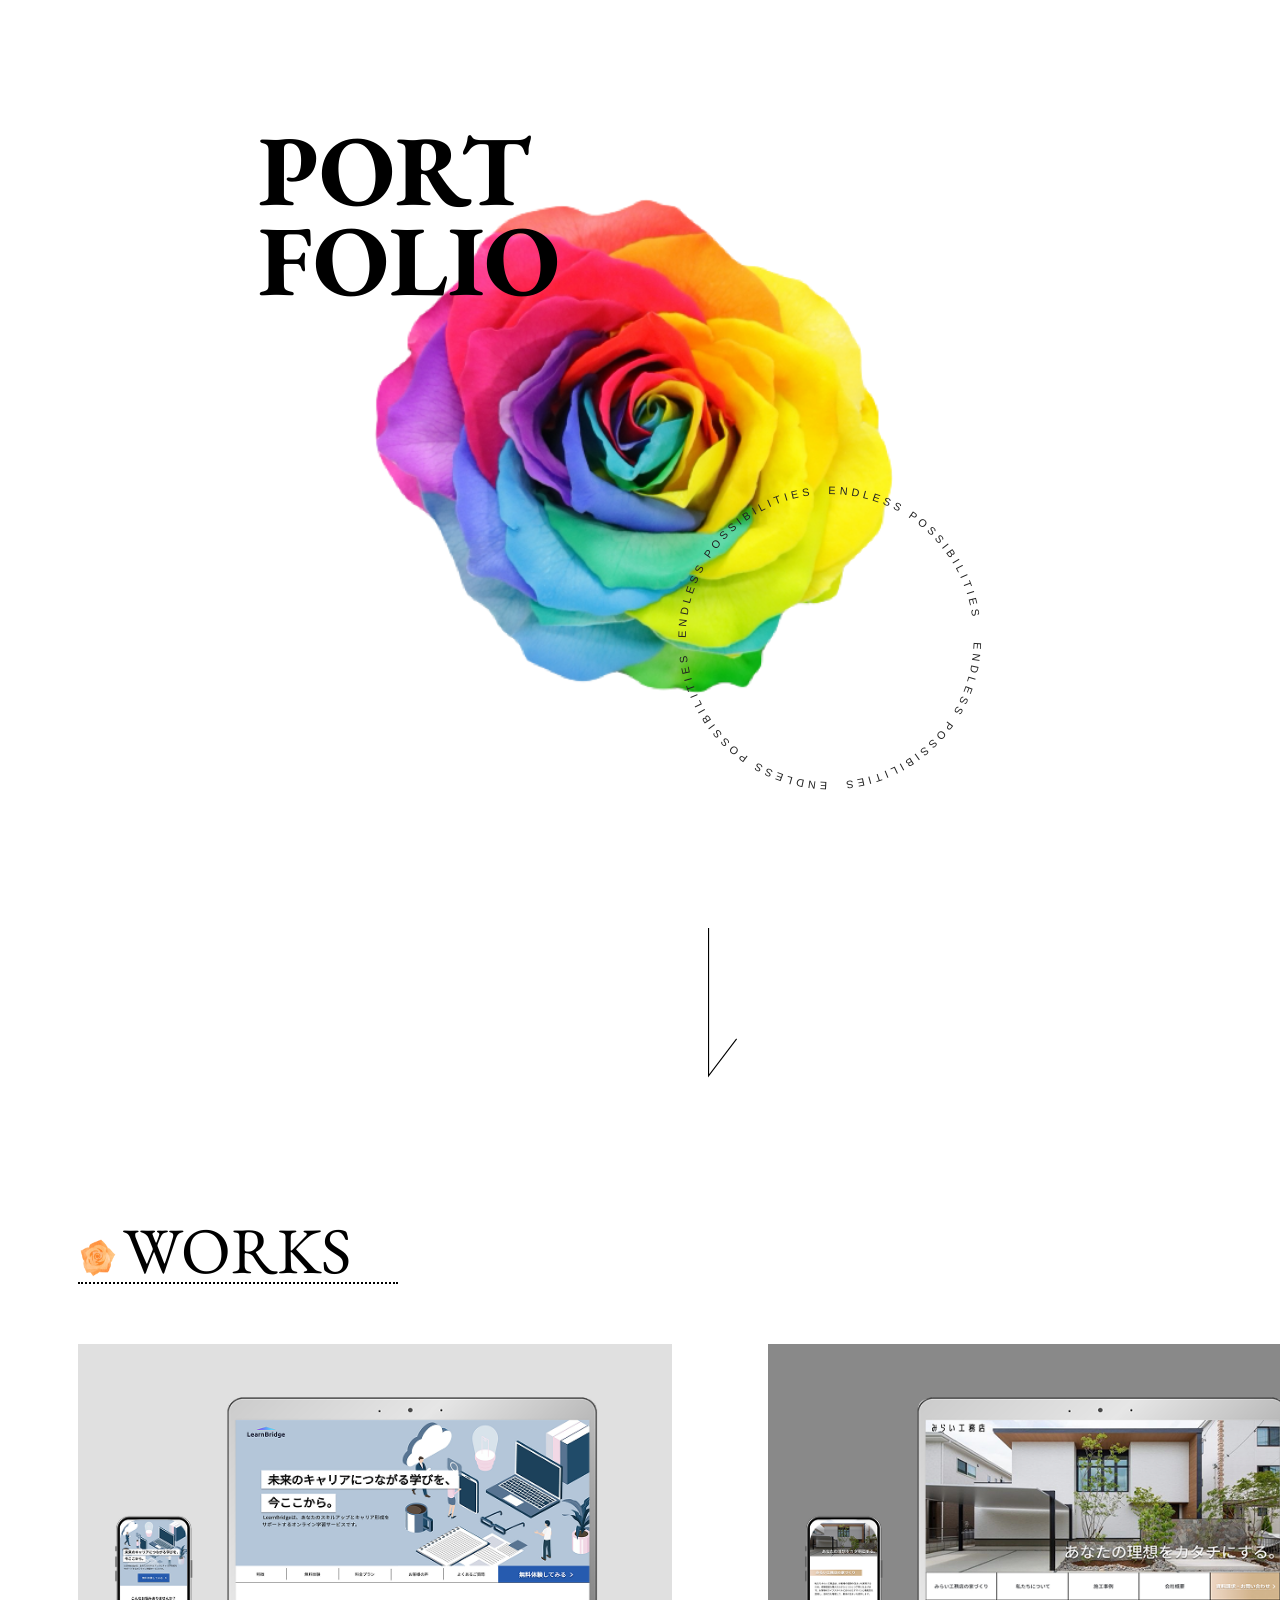
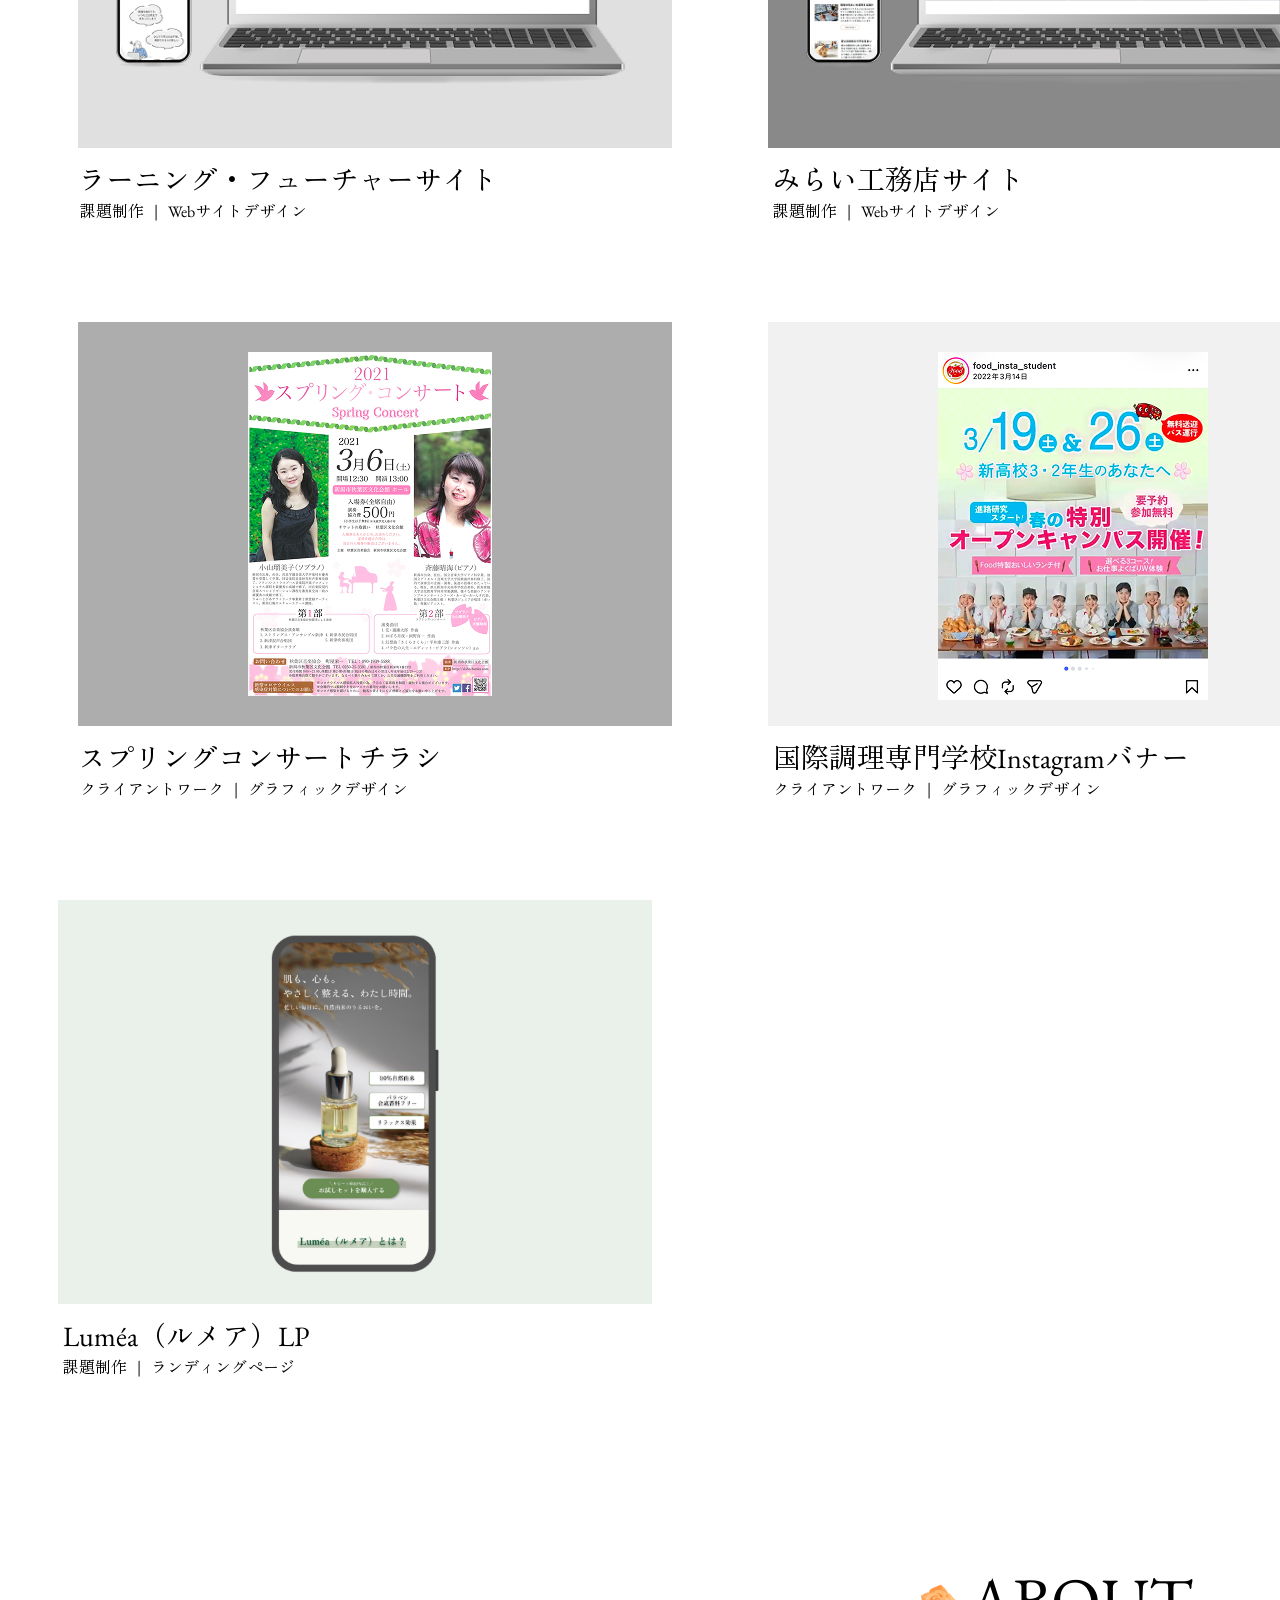
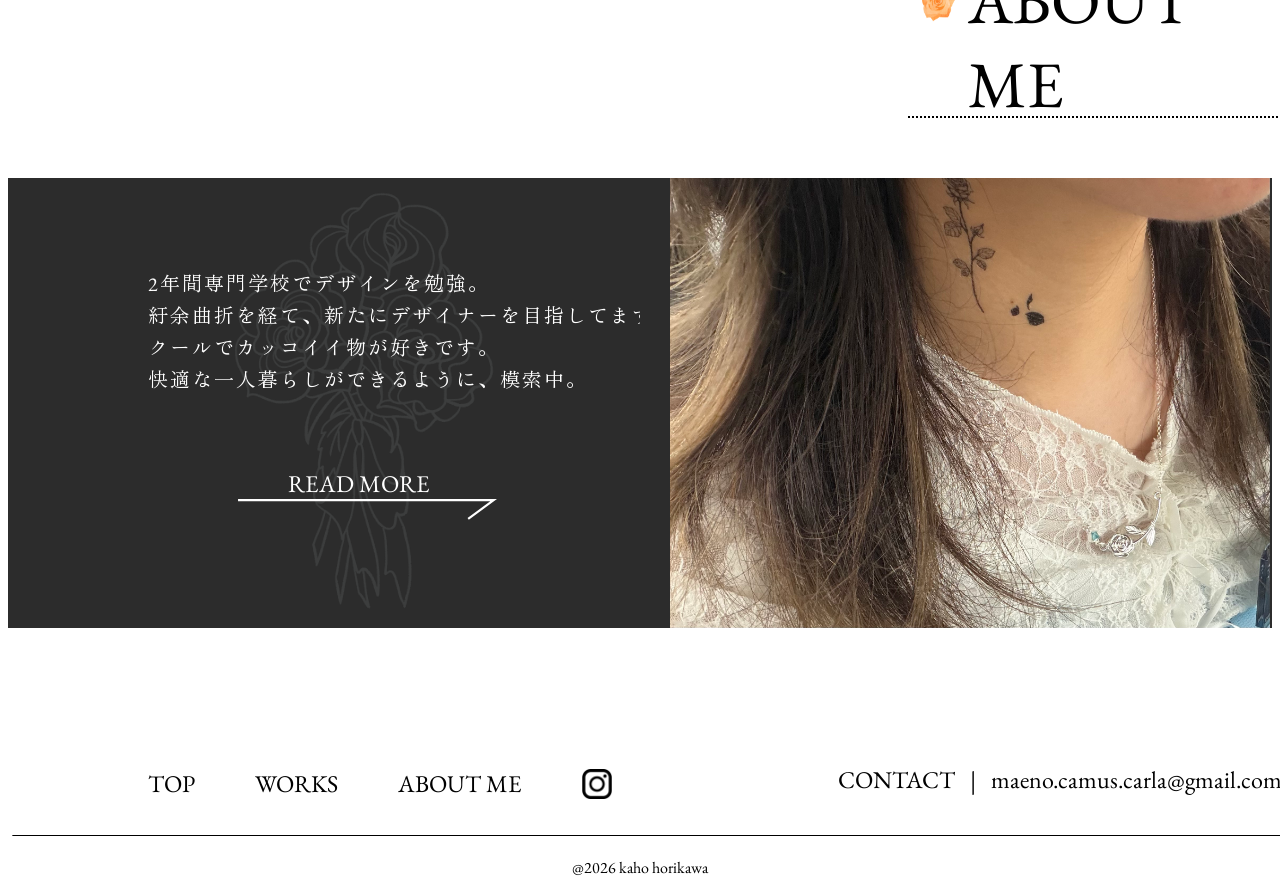
<file: index.html>
<!DOCTYPE html>
<html lang="ja">
 <head>
    <meta charset="UTF-8">
    <meta name="viewport" content="width=device-width, initial-scale=1.0" />
    <link rel="preconnect" href="https://fonts.googleapis.com">
    <link rel="preconnect" href="https://fonts.gstatic.com" crossorigin>

    <meta name="viewport" content="width=device-width, initial-scale=1.0">

    <!-- 英字 -->
    <link href="https://fonts.googleapis.com/css2?family=EB+Garamond:ital,wght@0,400..800;1,400..800&family=Hachi+Maru+Pop&display=swap" rel="stylesheet">

    <!-- 日本語 -->
    <link href="https://fonts.googleapis.com/css2?family=EB+Garamond:ital,wght@0,400..800;1,400..800&family=Hachi+Maru+Pop&family=Zen+Old+Mincho&display=swap" rel="stylesheet">

     <!-- CSS -->
     <link rel="stylesheet" href="css/style.css">
     <link
       rel="stylesheet"
        href="https://cdnjs.cloudflare.com/ajax/libs/font-awesome/5.15.4/css/all.min.css"
        integrity="sha512-1ycn6IcaQQ40/MKBW2W4Rhis/DbILU74C1vSrLJxCq57o941Ym01SwNsOMqvEBFlcgUa6xLiPY/NS5R+E6ztJQ=="
        crossorigin="anonymous"
        referrerpolicy="no-referrer"
      />
      <link
        rel="stylesheet"
        href="https://unpkg.com/swiper/swiper-bundle.min.css"
      />
  </head>

 <body class="portfolio">
   <!-- TOP -->
       <div class="top">
         <h1 class="title">PORT<br>FOLIO</h1>
         <img class="top-rose" src="IMG_8333.PNG" alt="虹のバラ">
         <svg class="circle-text" viewBox="0 0 400 400">
           <defs>
             <path id="text-circle"
               d="M 200,200 m -160,0
               a 160,160 0 1,1 320,0
               a 160,160 0 1,1 -320,0" />
           </defs>

           <text class="title3">
             <textPath href="#text-circle" textLength="1005"
               lengthAdjust="spacing">
                 ENDLESS POSSIBILITIES　ENDLESS POSSIBILITIES　
                 ENDLESS POSSIBILITIES　ENDLESS POSSIBILITIES　
             </textPath>
           </text>
         </svg>
       </div>

    <img class="shita" src="Vector 28.svg" alt="">

   <!-- WORKS -->
    <div class="works" id="works">
      <img class="ikon" src="27444983.png">
      <div class="daimei1">WORKS</div>

      <div class="sakuhin">
        <div class="future">
          <div class="sakuhin1-haikei">
            <a href="sakuhin/index-sakuhin.html" >
             <img class="sakuhin1" src="future.png" alt="フューチャーサイト">
            </a>
          </div>
          <a href="sakuhin/index-sakuhin.html" class="midashi1">ラーニング・フューチャーサイト</a>
          <div class="syoukai1">
           <div>課題制作</div>
           <div>|</div>
           <div>Webサイトデザイン</div>
          </div>
        </div>

        <div class="koumu">
          <div class="sakuhin2-haikei">
            <a href="sakuhin2/index-sakuhin2.html">
             <img class="sakuhin2" src="koumu.png" alt="みらい工務店">
            </a>
          </div>
          <a href="sakuhin2/index-sakuhin2.html" class="midashi">みらい工務店サイト</a>
          <div class="syoukai">
           <div>課題制作</div>
           <div>|</div>
           <div>Webサイトデザイン</div>
          </div>
        </div>
        
        <div class="spring">
          <div class="sakuhin3-haikei">
            <a href="sakuhin3/index-sakuhin3.html">
             <img class="sakuhin3" src="spring.jpg" alt="スプリングコンサート">
            </a>
          </div>
          <a href="sakuhin3/index-sakuhin3.html" class="midashi1">スプリングコンサートチラシ</a>
          <div class="syoukai1">
           <div>クライアントワーク</div>
           <div>|</div>
           <div>グラフィックデザイン</div>
          </div>
        </div>

        <div class="buner">
          <div class="sakuhin4-haikei">
            <a href="sakuhin4/index-sakuhin4.html">
             <img class="sakuhin4" src="opencanpus.jpg" alt="オーキャンバナー">
            </a>
          </div>
          <a href="sakuhin4/index-sakuhin4.html" class="midashi">国際調理専門学校Instagramバナー</a>
          <div class="syoukai">
           <div>クライアントワーク</div>
           <div>|</div>
           <div>グラフィックデザイン</div>
          </div>
        </div>

        <div class="LP">
          <div class="sakuhin5-haikei">
            <a href="sakuhin5/index-sakuhin5.html">
             <img class="sakuhin5" src="LP.png" alt="LP">
            </a>
          </div>
          <a href="sakuhin5/index-sakuhin5.html" class="midashi">Luméa（ルメア）LP</a>
          <div class="syoukai">
           <div>課題制作</div>
           <div>|</div>
           <div>ランディングページ</div>
          </div>
        </div>
      </div>
    </div>

   <!-- ABOUT ME -->
    <div class="me" id="me">
     <img class="ikon2" src="27444983.png">
     <div class="daimei2">ABOUT ME</div>
     <div class="naiyou">
       <div class="syosai-left">
         <img class="whiterose" src="IMG_9493.PNG">
         <div class="syokai">
           2年間専門学校でデザインを勉強。<br>
           紆余曲折を経て、新たにデザイナーを目指してます。<br>
           クールでカッコイイ物が好きです。<br>
           快適な一人暮らしができるように、模索中。<br>
         </div>
         <div class="read-1">
           <a href="ME/index-me.html" class="read">READ MORE</a>
           <img class="read-arrow" src="yazirushi.svg" alt="">
          </div>
        </div>
        <img class="mephoto" src="IMG_7203.jpg">
      </div>
    </div>

   <!-- footer -->
    <footer>
      <div class="last">
        <div class="clik">
         <a href="#top" class="nav-link">TOP</a>
         <a href="#works" class="nav-link" id="works">WORKS</a>
         <a href="#me" class="nav-link">ABOUT ME</a>
         <a href="https://www.instagram.com/hoorii0502/" target="_blank" rel="noopener noreferrer" class="instagram">
           <img class="instagram" src="Instagram.png">
         </a>
        </div>
        <div class="contact">
         <div>CONTACT</div>
         <div>|</div>
         <a href="mailto:maeno.camus.carla@gmail.com">
           maeno.camus.carla@gmail.com
         </a>
        </div>
      </div>
    </footer>
    <div class="last2">
       <img class="kasen" src="kasen.svg" alt="">
       <p>@2026 kaho horikawa</p>
    </div>
 </body>
</html>
</file>
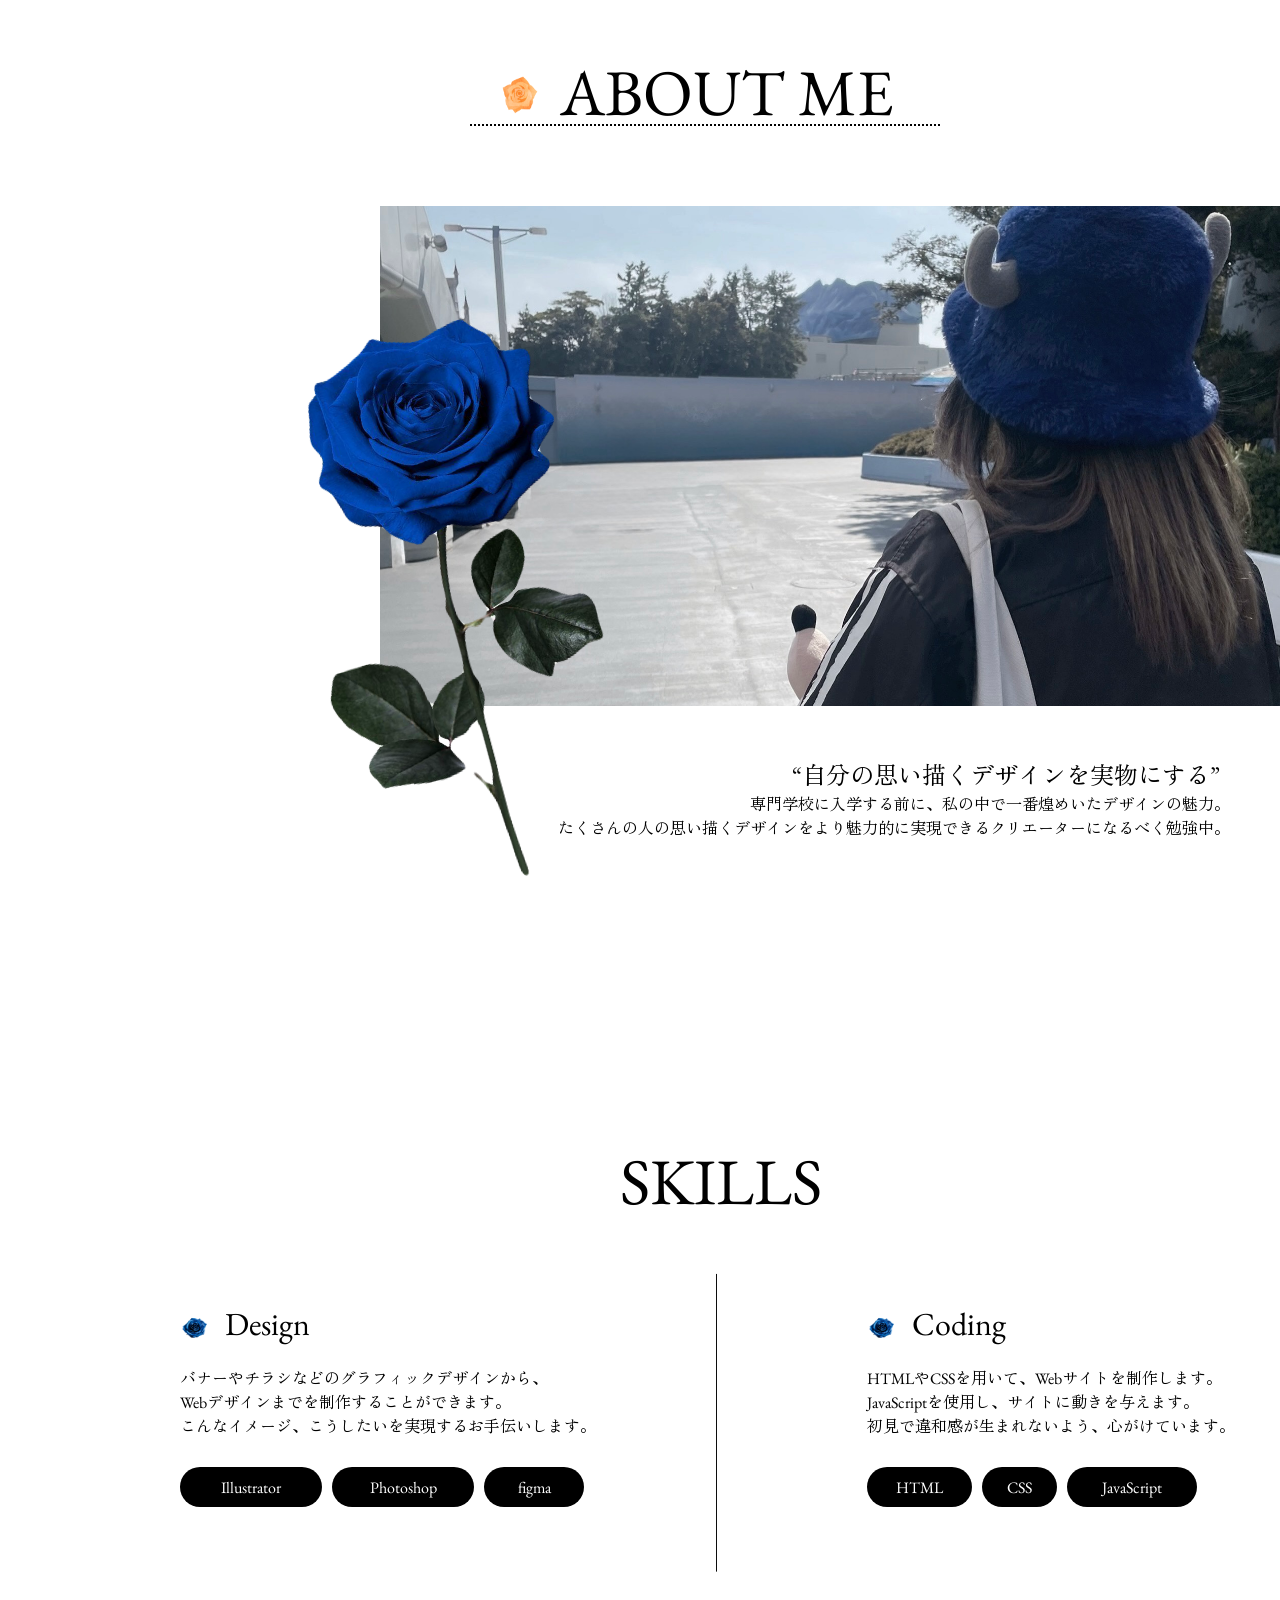
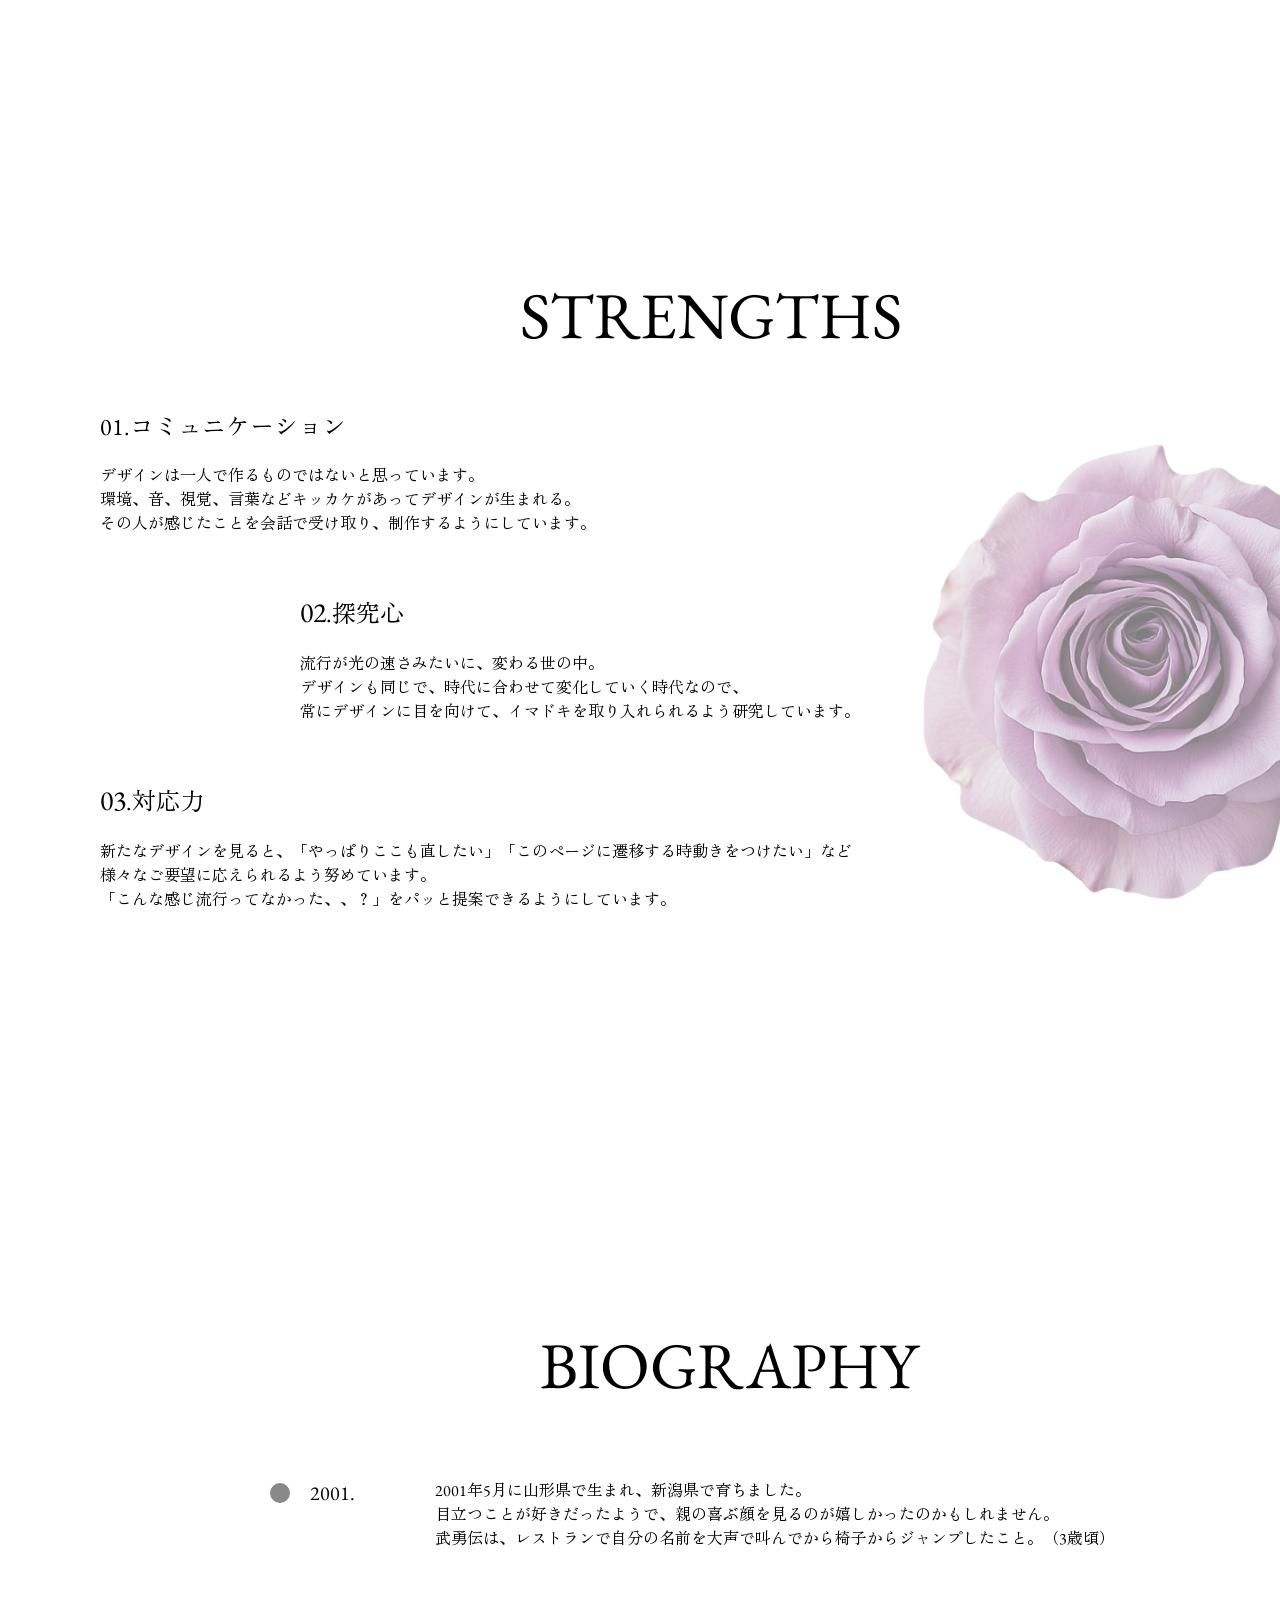
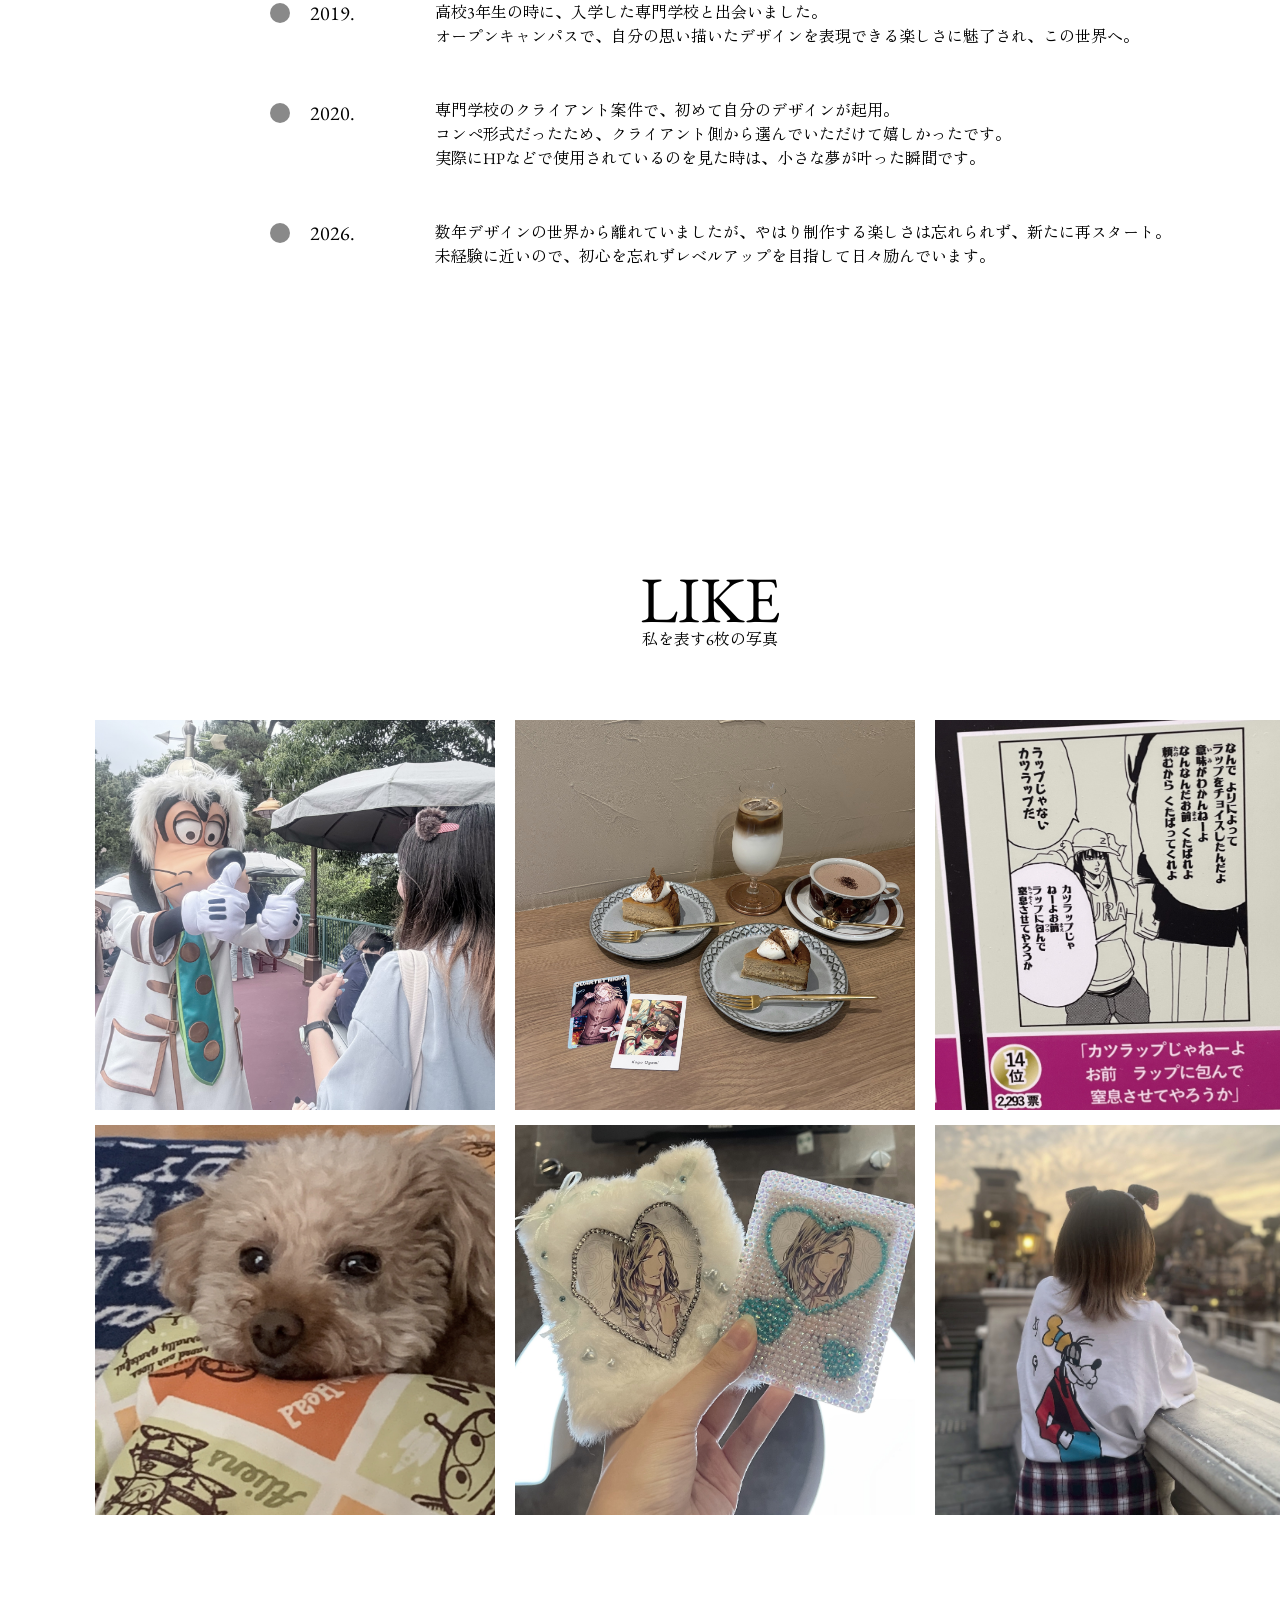
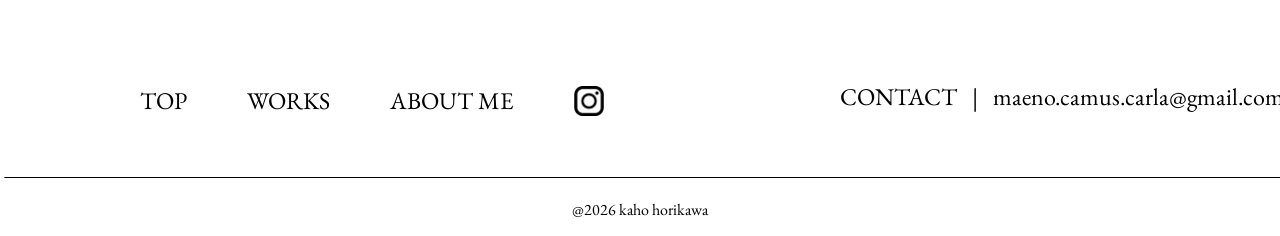
<file: ME/index-me.html>
<!DOCTYPE html>
<html lang="ja">
 <head>
    <meta charset="UTF-8">
    <meta name="viewport" content="width=device-width, initial-scale=1.0" />
    <link rel="preconnect" href="https://fonts.googleapis.com">
    <link rel="preconnect" href="https://fonts.gstatic.com" crossorigin>

    <!-- 英字 -->
    <link href="https://fonts.googleapis.com/css2?family=EB+Garamond:ital,wght@0,400..800;1,400..800&family=Hachi+Maru+Pop&display=swap" rel="stylesheet">

    <!-- 日本語 -->
    <link href="https://fonts.googleapis.com/css2?family=EB+Garamond:ital,wght@0,400..800;1,400..800&family=Hachi+Maru+Pop&family=Zen+Old+Mincho&display=swap" rel="stylesheet">

     <!-- CSS -->
     <link rel="stylesheet" href="style-me.css">
     <link
       rel="stylesheet"
        href="https://cdnjs.cloudflare.com/ajax/libs/font-awesome/5.15.4/css/all.min.css"
        integrity="sha512-1ycn6IcaQQ40/MKBW2W4Rhis/DbILU74C1vSrLJxCq57o941Ym01SwNsOMqvEBFlcgUa6xLiPY/NS5R+E6ztJQ=="
        crossorigin="anonymous"
        referrerpolicy="no-referrer"
      />
      <link
        rel="stylesheet"
        href="https://unpkg.com/swiper/swiper-bundle.min.css"
      />
  </head>

 <body class="portfolio">
   <!-- ABOUT ME -->
    <div class="aboutme" id="me">
      <img class="ikon" src="27444983.png">
      <h1 class="midashi">ABOUT ME</h1>
      <div class="about-photo">
       <img class="me" src="ME0502.JPG">
       <img class="bluerose" src="IMG_9245.PNG">
      </div>
      <div class="pr">
        <div class="komidashi">“自分の思い描くデザインを実物にする”</div>
        専門学校に入学する前に、私の中で一番煌めいたデザインの魅力。<br>
        たくさんの人の思い描くデザインをより魅力的に実現できるクリエーターになるべく勉強中。
      </div>

      <div class="midashi2">SKILLS</div>
      <div class="skills">
        <div class="desin">
          <img class="ikon2" src="IMG_9248.PNG">
          <div class="title">Design</div>
          <img class="read-arrow2" src="desin_kasen.svg" alt="">
          <div class="desin2">
            バナーやチラシなどのグラフィックデザインから、<br>
            Webデザインまでを制作することができます。<br>
            こんなイメージ、こうしたいを実現するお手伝いします。
          </div>
          <div class="soft">
            <div class="circle1">Illustrator</div>
            <div class="circle2">Photoshop</div>
            <div class="circle3">figma</div>
          </div>
        </div>
        <img class="read-arrow" src="tatesen.svg" alt="">
        <div class="coding">
          <img class="ikon2" src="IMG_9248.PNG">
          <div class="title">Coding</div>
          <img class="read-arrow3" src="desin_kasen.svg" alt="">
          <div class="coding2">
            HTMLやCSSを用いて、Webサイトを制作します。<br>
            JavaScriptを使用し、サイトに動きを与えます。<br>
            初見で違和感が生まれないよう、心がけています。
          </div>
          <div class="sof2">
            <div class="circle4">HTML</div>
            <div class="circle5">CSS</div>
            <div class="circle6">JavaScript</div>
          </div>
        </div>
      </div>

      <div class="STRENGTHS">
        <div class="title2">STRENGTHS</div>
        <div class="Communication1">
         <div class="komidashi2">01.コミュニケーション</div>
         <div class="Communication2">
           デザインは一人で作るものではないと思っています。<br>
           環境、音、視覚、言葉などキッカケがあってデザインが生まれる。<br>
           その人が感じたことを会話で受け取り、制作するようにしています。
         </div>
        </div>
        <div class="Communication3">
         <div class="komidashi2">
           <span class="number1">02</span>.探究心
         </div>
         <div class="tankyu">
           流行が光の速さみたいに、変わる世の中。<br>
           デザインも同じで、時代に合わせて変化していく時代なので、<br>
           常にデザインに目を向けて、イマドキを取り入れられるよう研究しています。
         </div>
        </div>
        <div class="Communication4">
         <div class="komidashi2">
           <span class="number1">03</span>.対応力
         </div>
         <div class="taiou">
           新たなデザインを見ると、「やっぱりここも直したい」「このページに遷移する時動きをつけたい」など<br>
           様々なご要望に応えられるよう努めています。<br>
           「こんな感じ流行ってなかった、、？」をパッと提案できるようにしています。
         </div>
        </div>
        <img class="pink" src="IMG_9250.PNG">
        <img class="pink2" src="IMG_9250-2.PNG">
      </div>

      <div class="kiseki">
        <div class="midashi3">BIOGRAPHY</div>
        <div class="kiseki-content">
          <img class="yokosen" src="yokosen.svg" alt="">
          <div class="umare">
            <div class="u2001">
              <div class="maru"></div>
              <div class="number">2001.</div>
              <div class="nakami">
               2001年5月に山形県で生まれ、新潟県で育ちました。<br>
               目立つことが好きだったようで、親の喜ぶ顔を見るのが嬉しかったのかもしれません。<br>
               武勇伝は、レストランで自分の名前を大声で叫んでから椅子からジャンプしたこと。（3歳頃）
              </div>
            </div>


           <div class="u2019">
             <div class="maru"></div>
             <div class="number">2019.</div>
             <div class="nakami2">
               高校3年生の時に、入学した専門学校と出会いました。<br>
               オープンキャンパスで、自分の思い描いたデザインを表現できる楽しさに魅了され、この世界へ。
             </div>
           </div>

           <div class="u2021">
             <div class="maru"></div>
             <div class="number">2020.</div>
             <div class="nakami">
               専門学校のクライアント案件で、初めて自分のデザインが起用。<br>
               コンペ形式だったため、クライアント側から選んでいただけて嬉しかったです。<br>
               実際にHPなどで使用されているのを見た時は、小さな夢が叶った瞬間です。
             </div>
           </div>

           <div class="u2026">
             <div class="maru"></div>
             <div class="number">2026.</div>
             <div class="nakami2">
               数年デザインの世界から離れていましたが、やはり制作する楽しさは忘れられず、新たに再スタート。<br>
               未経験に近いので、初心を忘れずレベルアップを目指して日々励んでいます。
             </div>
           </div>
         </div>
        </div>
       </div>
      </div>

      <div class="like">
        <div class="midashi4">LIKE</div>
        <div class="komidashi3">私を表す6枚の写真</div>
        
        <div class="photo">
          <div class="photo1">
            <img class="goofy" src="IMG_9666.JPG">
            <div class="setumei1">
              <p>ドジでカッコイイ<br>ところに惚れてます</p>
            </div>

            <div class="setumei1-1">
              <div class="u01">01.ディズニー</div>
              <div class="u01-1">
                物心ついた時からそばにあった存在。<br>春夏秋冬行きたい場所。
              </div>
            </div>
          </div>
          <div class="photo2">
            <img class="cafe" src="IMG_9670.JPG">
            <div class="setumei2">
              <p>お店の雰囲気含め<br>落ち着くカフェが好き</p>
            </div>

            <div class="setumei2-1">
              <div class="u02">02.カフェ</div>
              <div class="u02-1">
                いろんなカフェを開拓中。<br>上京してからより活発になりました。
              </div>
            </div>
          </div>
          <div class="photo3">
            <img class="funny" src="IMG_9671.JPG">
            <div class="setumei3">
              <p>くだらなくて<br>面白いことが好き</p>
            </div>

            <div class="setumei3-1">
              <div class="u03">03.面白いこと</div>
              <div class="u03-1">
                お笑いやギャグなど面白おかしいことが好き。<br>ギャグ漫画大好物です。
              </div>
            </div>
          </div>
          <div class="photo4">
            <img class="pet" src="IMG_9672.JPG">
            <div class="setumei4">
              <p>大好きな愛犬チャビ<br>おじいちゃん犬でも元気</p>
            </div>

            <div class="setumei4-1">
              <div class="u04">04.愛犬</div>
              <div class="u04-1">
                もうおじいちゃんな愛犬のチャビ。<br>今でも甘えたなところがキュートです。
              </div>
            </div>
          </div>
          <div class="photo5">
            <img class="hobby" src="IMG_9673.JPG">
            <div class="setumei5">
              <p>趣味は裁縫<br>唯一無二のものを作ってます</p>
            </div>

            <div class="setumei5-1">
              <div class="u05">05.モノづくり</div>
              <div class="u05-1">
                裁縫だけでなく、創作も大好き。<br>写真のケースはどちらも自作のもの。
              </div>
            </div>
          </div>
          <div class="photo6">
            <img class="bae" src="IMG_9674.JPG">
            <div class="setumei6">
              <p>映える写真も好き<br>風景や植物の写真が多いです</p>
            </div>

             <div class="setumei6-1">
              <div class="u06">06.写真</div>
              <div class="u06-1">
                いわゆるば「映え写真」を撮るのが好き。<br>もちろん撮られるのも大歓迎。
              </div>
            </div>
          </div>
        </div>
      </div>
      <!-- footer -->
     <footer>
        <div class="last">
         <div class="clik">
           <a href="../index.html" class="nav-link">TOP</a>
           <a href="../index.html#works" class="nav-link">WORKS</a>
           <a href="#me" class="nav-link">ABOUT ME</a>
           <a href="https://www.instagram.com/hoorii0502/" target="_blank" rel="noopener noreferrer" class="instagram">
             <img class="instagram" src="Instagram.png">
           </a>
         </div>
         <div class="contact">
           <div>CONTACT</div>
           <div>|</div>
           <a href="mailto:maeno.camus.carla@gmail.com">
             maeno.camus.carla@gmail.com
           </a>
         </div>
        </div>
     </footer>
     <div class="last2">
       <img class="kasen" src="kasen.svg" alt="">
       <p>@2026 kaho horikawa</p>
     </div>
   </div>
 </body>
</html>
</file>
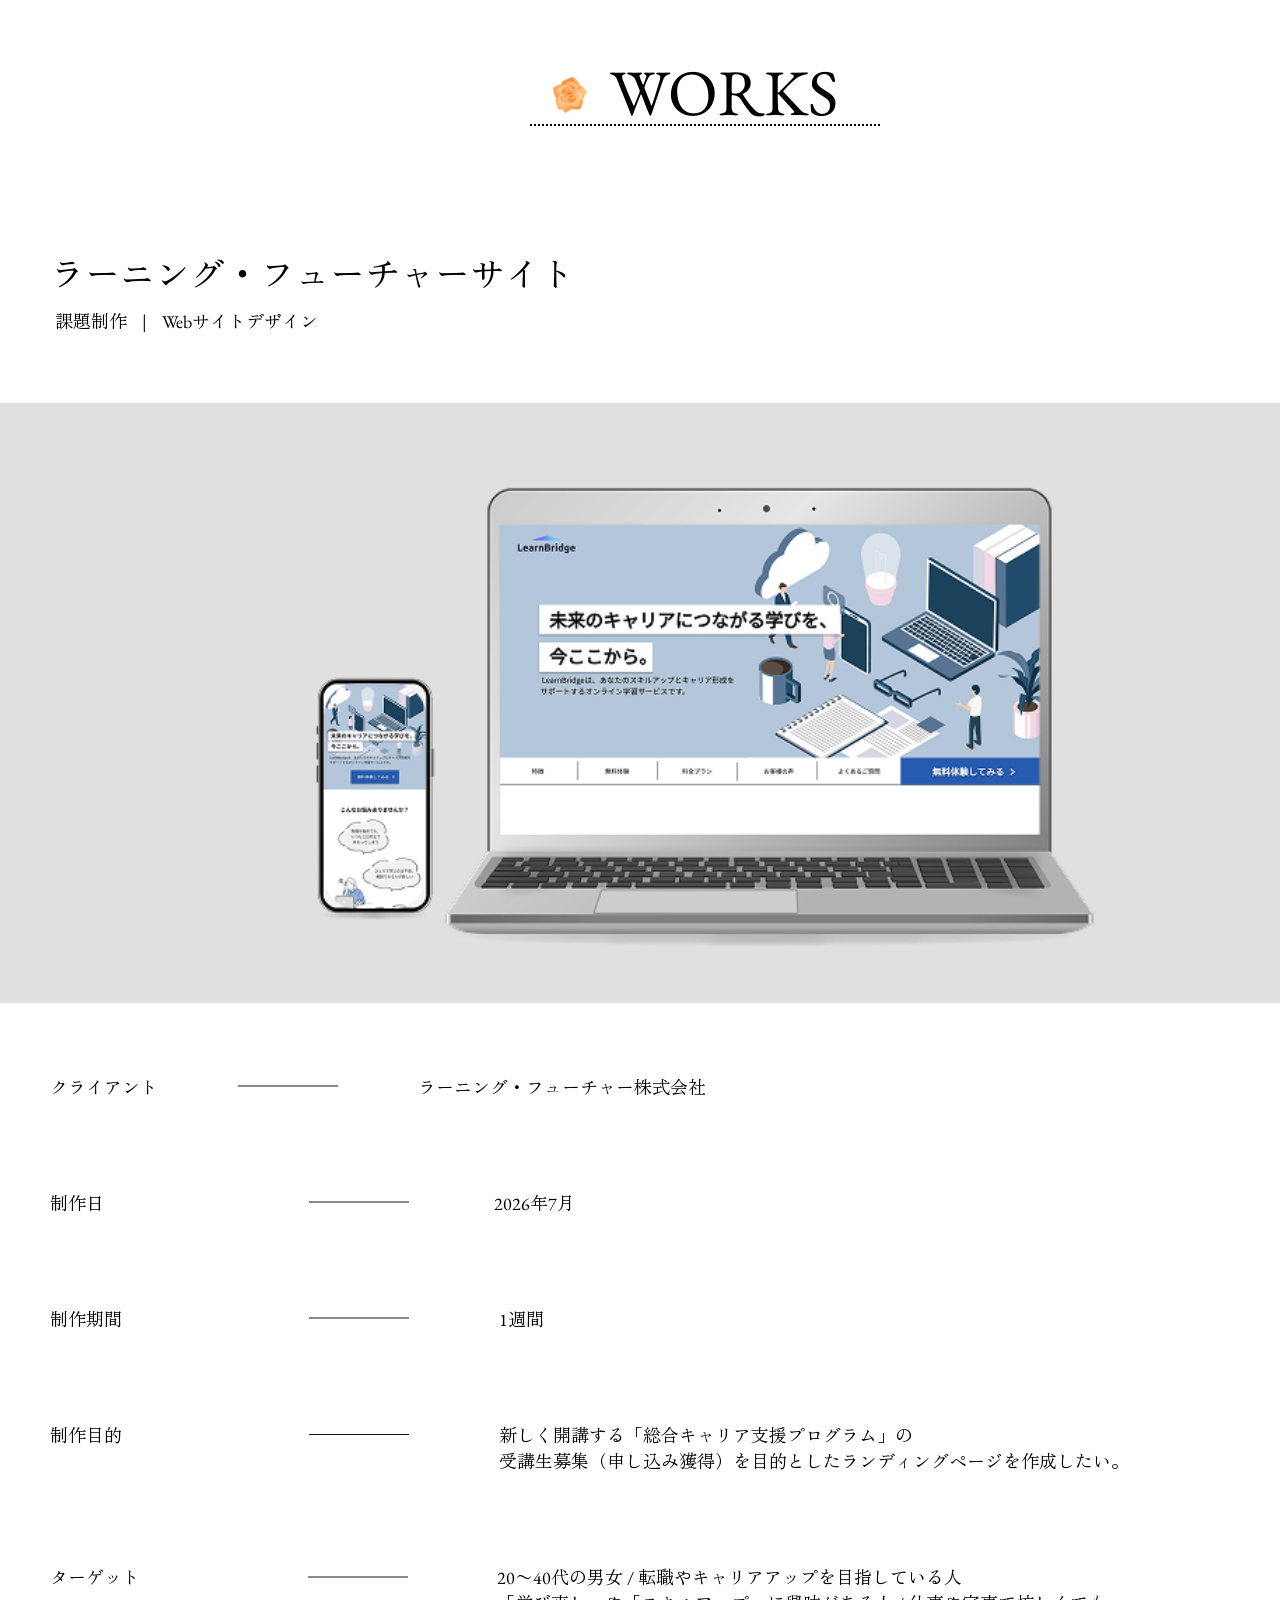
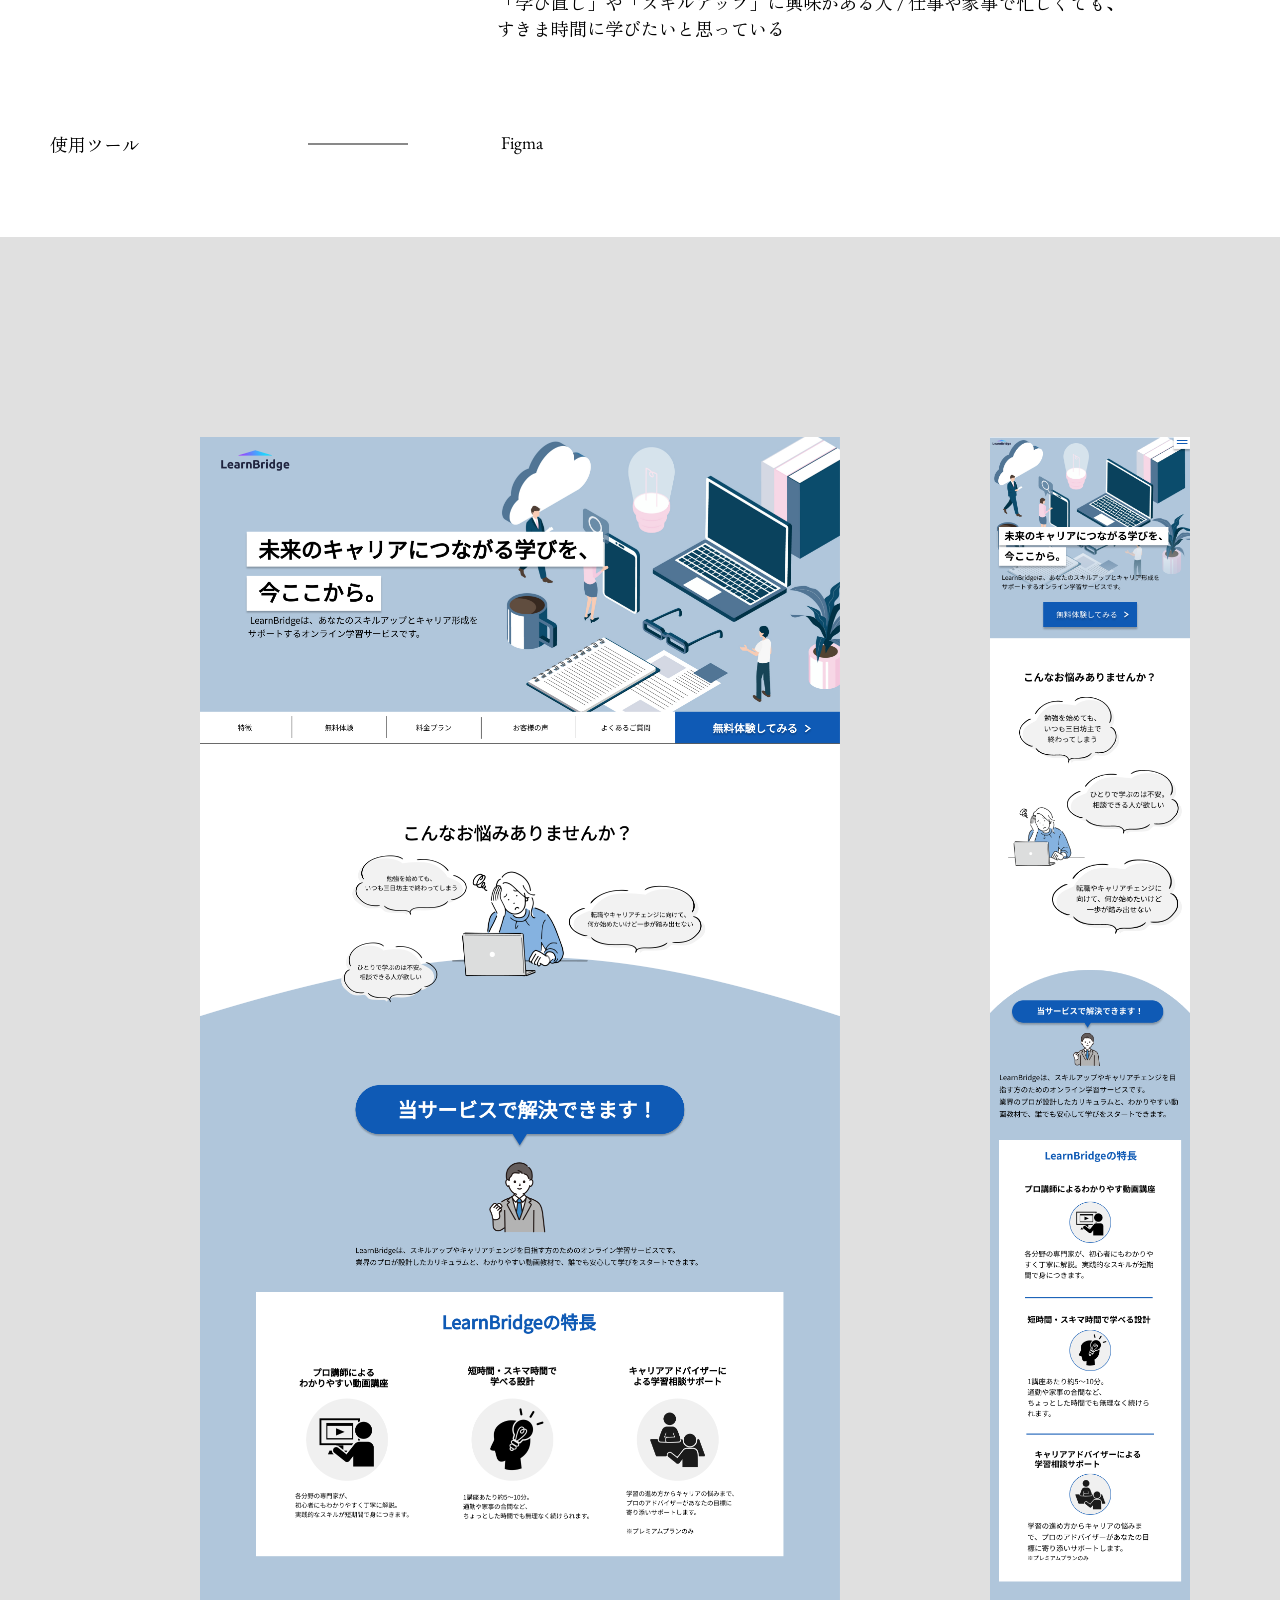
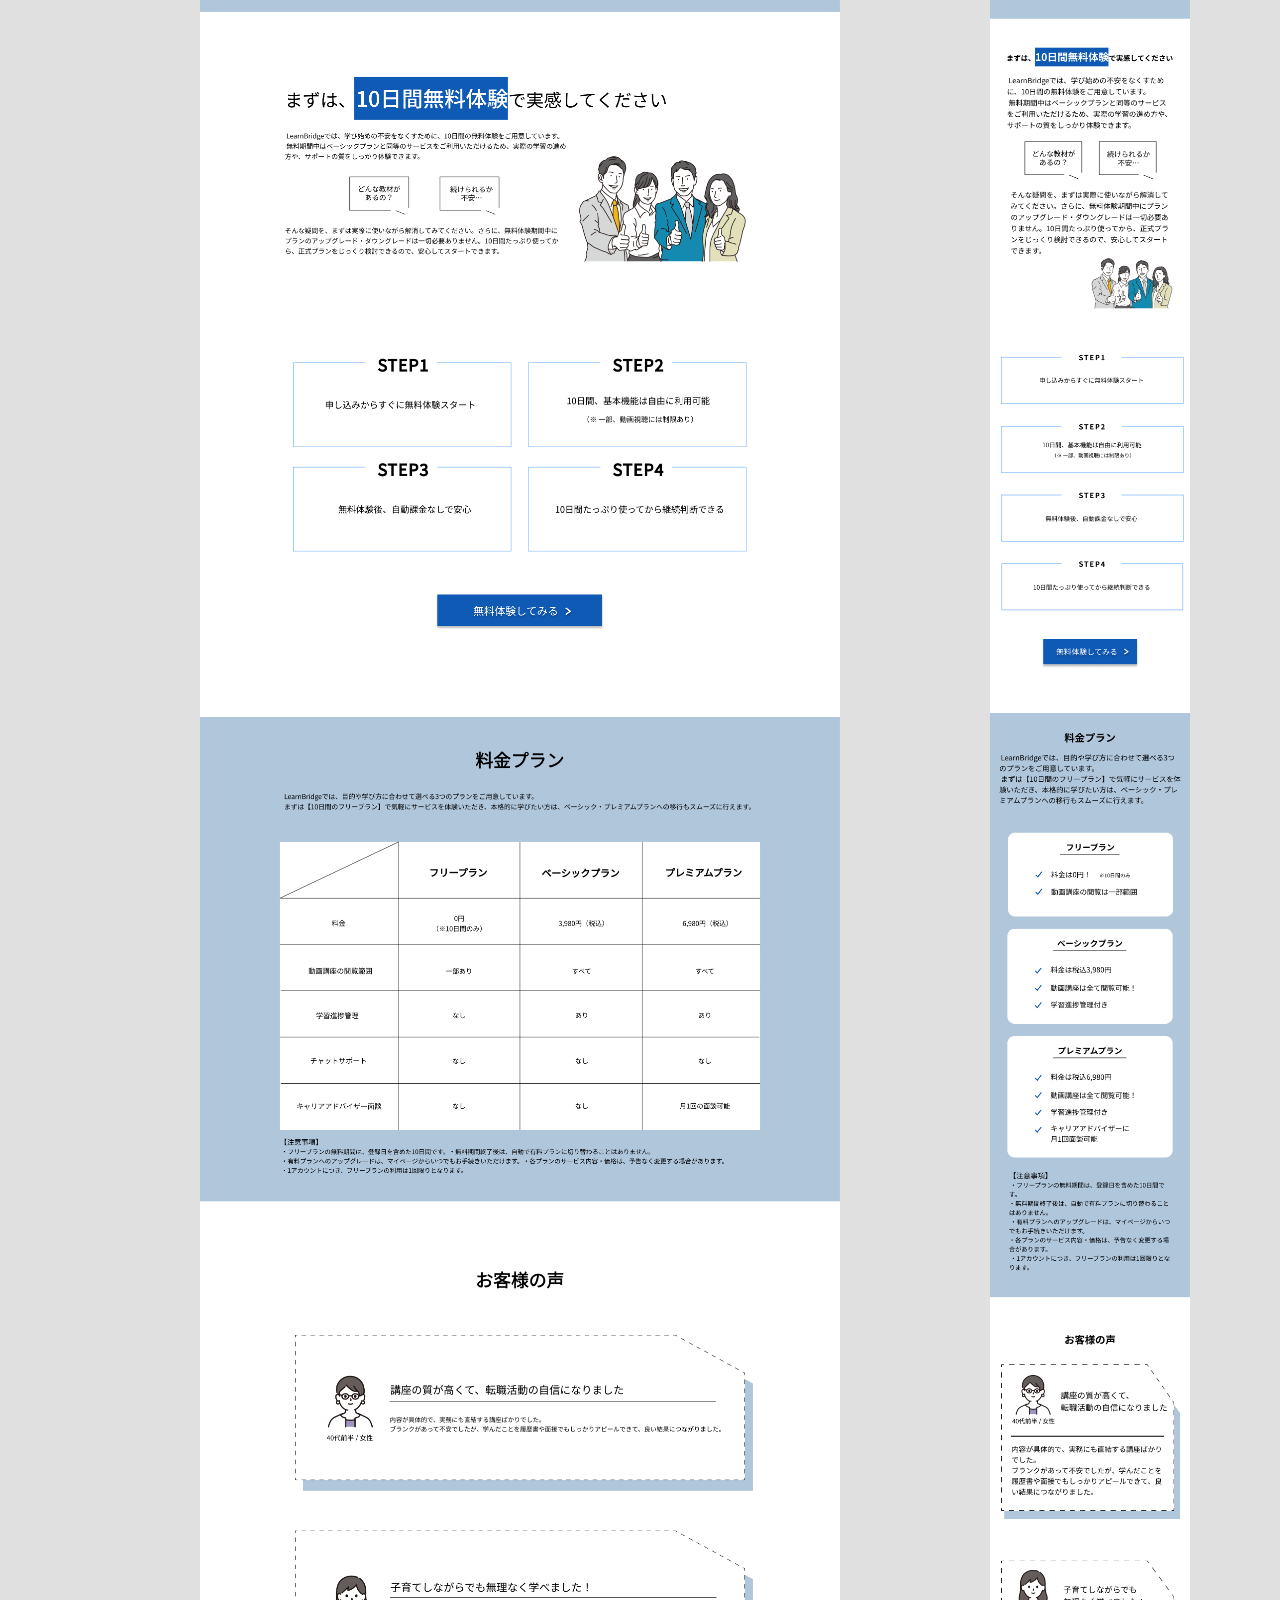
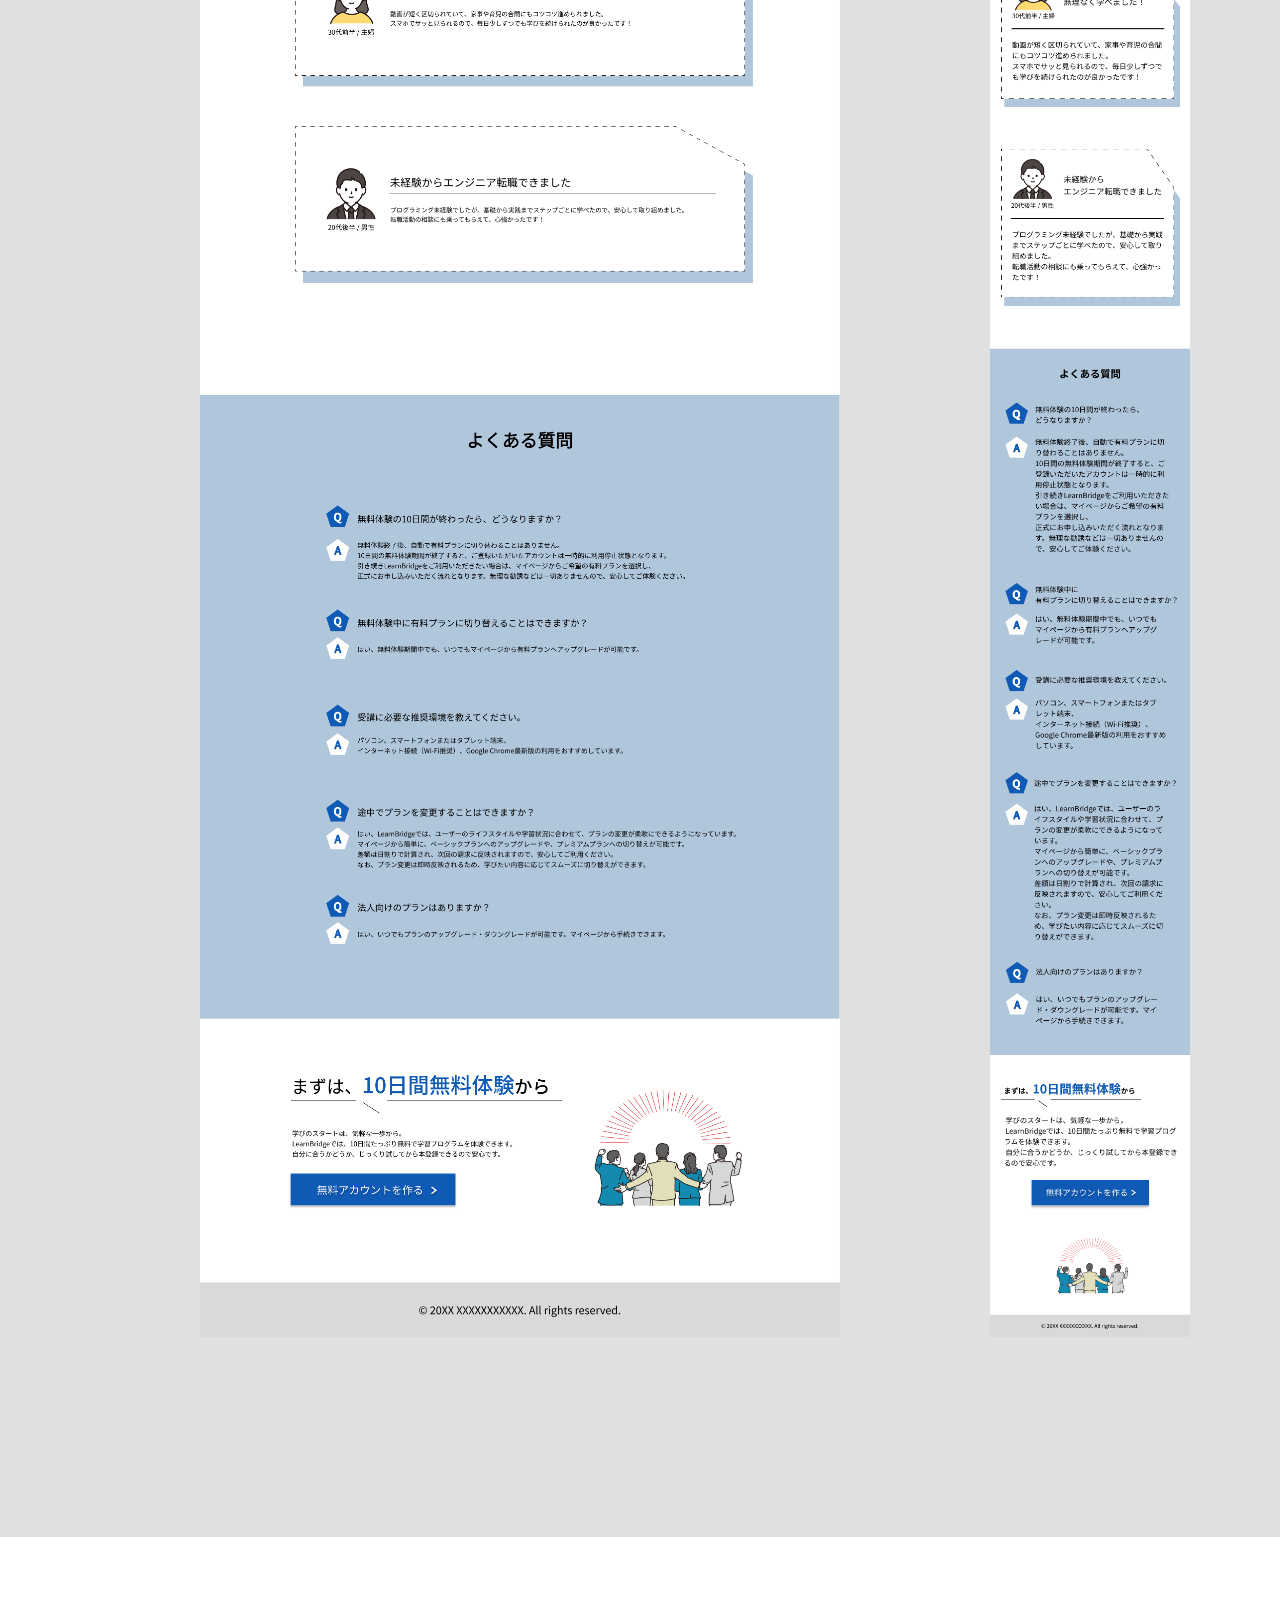
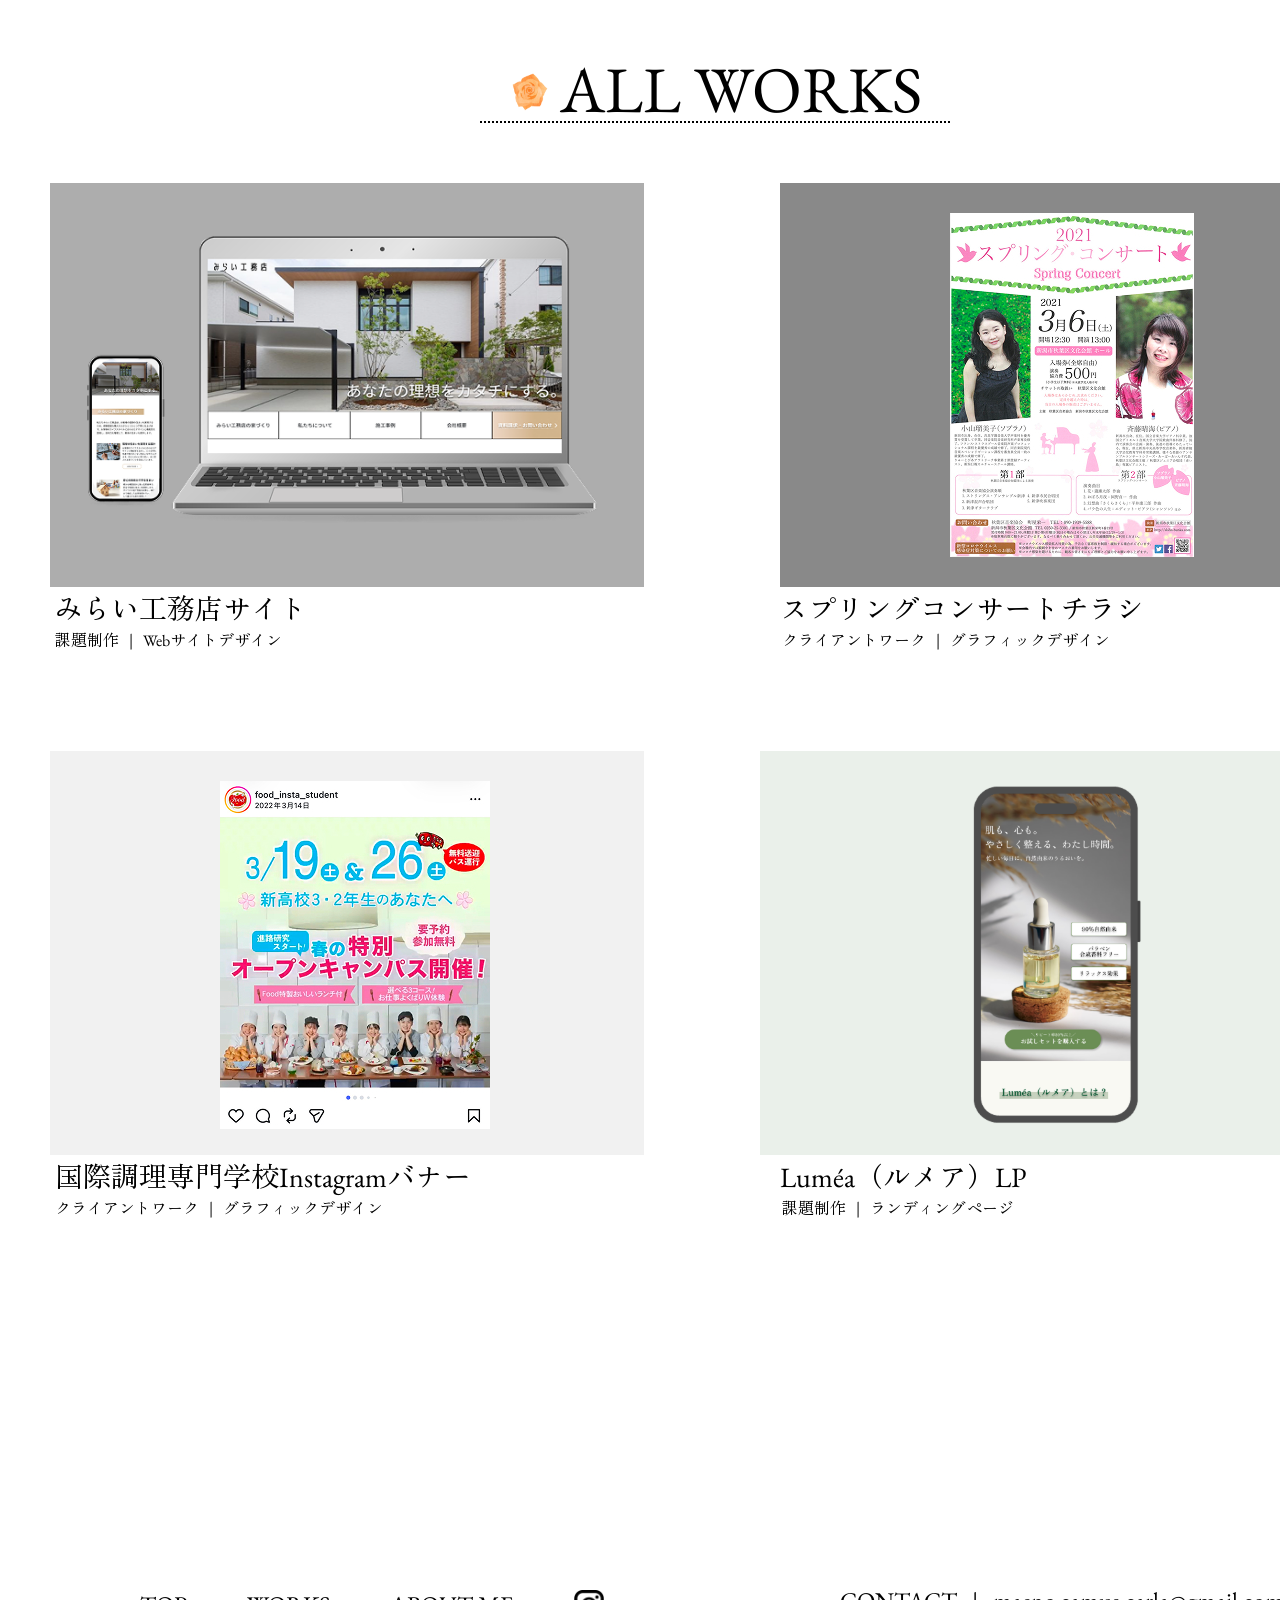
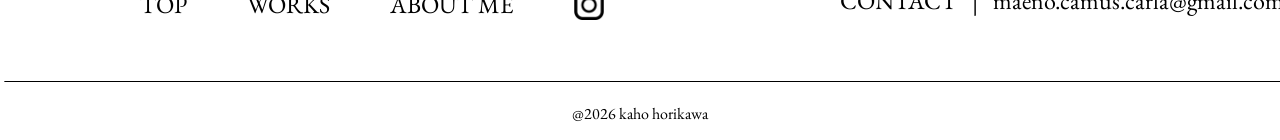
<file: sakuhin/index-sakuhin.html>
<!DOCTYPE html>
<html lang="ja">
 <head>
    <meta charset="UTF-8">
    <meta name="viewport" content="width=device-width, initial-scale=1.0" />
    <link rel="preconnect" href="https://fonts.googleapis.com">
    <link rel="preconnect" href="https://fonts.gstatic.com" crossorigin>

    <!-- 英字 -->
    <link href="https://fonts.googleapis.com/css2?family=EB+Garamond:ital,wght@0,400..800;1,400..800&family=Hachi+Maru+Pop&display=swap" rel="stylesheet">

    <!-- 日本語 -->
    <link href="https://fonts.googleapis.com/css2?family=EB+Garamond:ital,wght@0,400..800;1,400..800&family=Hachi+Maru+Pop&family=Zen+Old+Mincho&display=swap" rel="stylesheet">

     <!-- CSS -->
     <link rel="stylesheet" href="style-sakuhin.css">
     <link
       rel="stylesheet"
        href="https://cdnjs.cloudflare.com/ajax/libs/font-awesome/5.15.4/css/all.min.css"
        integrity="sha512-1ycn6IcaQQ40/MKBW2W4Rhis/DbILU74C1vSrLJxCq57o941Ym01SwNsOMqvEBFlcgUa6xLiPY/NS5R+E6ztJQ=="
        crossorigin="anonymous"
        referrerpolicy="no-referrer"
      />
      <link
        rel="stylesheet"
        href="https://unpkg.com/swiper/swiper-bundle.min.css"
      />
  </head>

 <body class="portfolio">
   <div class="sakuhin" id="sakuhin">
     <img class="ikon" src="27444983.png">
     <h1 class="midashi">WORKS</h1>
     <div class="komidashi">ラーニング・フューチャーサイト</div>
     <div class="syoukai">
       <div>課題制作</div>
       <div>|</div>
       <div>Webサイトデザイン</div>
     </div>

     <div class="sakuhin1">
       <img class="future" src="future.png">
     </div>

     <div class="kuraiant">
       <img class="ikon3" src="IMG_9248.PNG">
       <div class="moji1">クライアント</div>
       <img class="read-arrow" src="yokosen.svg" alt="">
       <div class="company">ラーニング・フューチャー株式会社</div>
     </div>

     <div class="seisakubi">
       <img class="ikon3" src="IMG_9248.PNG">
       <div class="moji2">制作日</div>
       <img class="read-arrow1" src="yokosen.svg" alt="">
       <div class="moji3">2026年7月</div>
     </div>

     <div class="kikan">
       <img class="ikon3" src="IMG_9248.PNG">
       <div class="moji4">制作期間</div>
       <img class="read-arrow2" src="yokosen.svg" alt="">
       <div class="moji5">1週間</div>
     </div>

     <div class="mokuteki">
       <img class="ikon3" src="IMG_9248.PNG">
       <div class="moji6">制作目的</div>
       <img class="read-arrow3" src="yokosen.svg" alt="">
       <div class="moji7">新しく開講する「総合キャリア支援プログラム」の<br>受講生募集（申し込み獲得）を目的としたランディングページを作成したい。</div>
     </div>

     <div class="target">
       <img class="ikon3" src="IMG_9248.PNG">
       <div class="moji8">ターゲット</div>
       <img class="read-arrow4" src="yokosen.svg" alt="">
       <div class="moji9">20〜40代の男女 / 転職やキャリアアップを目指している人<br>「学び直し」や「スキルアップ」に興味がある人 / 仕事や家事で忙しくても、<br>すきま時間に学びたいと思っている</div>
     </div>

     <div class="turu">
       <img class="ikon3" src="IMG_9248.PNG">
       <div class="moji10">使用ツール</div>
       <img class="read-arrow5" src="yokosen.svg" alt="">
       <div class="moji11">Figma</div>
     </div>

     <div class="seisaku">
       <div class="maru"></div>
       <div class="moji12">PC</div>
       <img class="PC" src="LPデザイン_PC.png">

       <div class="maru1"></div>
       <div class="moji13">SP</div>
       <img class="SP" src="LPデザイン_SP.png">
     </div>

     <div class="all">
       <img class="ikon2" src="27444983.png">
       <h1 class="midashi2">ALL WORKS</h1>

       <div class="sonota">
         <div class="koumu">
           <div class="sakuhin2-haikei">
             <a href="../sakuhin2/index-sakuhin2.html">
               <img class="sakuhin2" src="koumu.png" alt="みらい工務店">
             </a>
           </div>
           <a href="../sakuhin2/index-sakuhin2.html" class="midashi3">みらい工務店サイト</a>
           <div class="syoukai2">
             <div>課題制作</div>
             <div>|</div>
             <div>Webサイトデザイン</div>
           </div>
          </div>

          <div class="spring">
           <div class="sakuhin3-haikei">
             <a href="../sakuhin3/index-sakuhin3.html">
               <img class="sakuhin3" src="spring.jpg" alt="スプリングコンサート">
             </a>
           </div>
           <a href="../sakuhin3/index-sakuhin3.html" class="midashi1">スプリングコンサートチラシ</a>
           <div class="syoukai1">
             <div>クライアントワーク</div>
             <div>|</div>
             <div>グラフィックデザイン</div>
           </div>
          </div>

          <div class="buner">
           <div class="sakuhin4-haikei">
             <a href="../sakuhin4/index-sakuhin4.html">
               <img class="sakuhin4" src="opencanpus.jpg" alt="オーキャンバナー">
             </a>
           </div>
           <a href="../sakuhin4/index-sakuhin4.html" class="midashi3">国際調理専門学校Instagramバナー</a>
           <div class="syoukai2">
             <div>クライアントワーク</div>
             <div>|</div>
             <div>グラフィックデザイン</div>
           </div>
         </div>

         <div class="LP">
           <div class="sakuhin5-haikei">
             <a href="../sakuhin5/index-sakuhin5.html">
               <img class="sakuhin5" src="LP.png" alt="LP">
             </a>
           </div>
           <a href="../sakuhin5/index-sakuhin5.html" class="midashi1">Luméa（ルメア）LP</a>
           <div class="syoukai1">
             <div>課題制作</div>
             <div>|</div>
             <div>ランディングページ</div>
           </div>
          </div>
       </div>
     </div>

     <footer>
        <div class="last">
         <div class="clik">
         <a href="../index.html" class="nav-link">TOP</a>
         <a href="#sakuhin" class="nav-link">WORKS</a>
         <a href="../ME/index-me.html" class="nav-link">ABOUT ME</a>
         <a href="https://www.instagram.com/hoorii0502/" target="_blank" rel="noopener noreferrer" class="instagram">
           <img class="instagram" src="Instagram.png">
         </a>
        </div>
         <div class="contact">
           <div>CONTACT</div>
           <div>|</div>
           <a href="mailto:maeno.camus.carla@gmail.com">
             maeno.camus.carla@gmail.com
           </a>
         </div>
        </div>
     </footer>
     <div class="last2">
       <img class="kasen" src="kasen.svg" alt="">
       <p>@2026 kaho horikawa</p>
     </div>
   </div>
 </body>
</html>
</file>
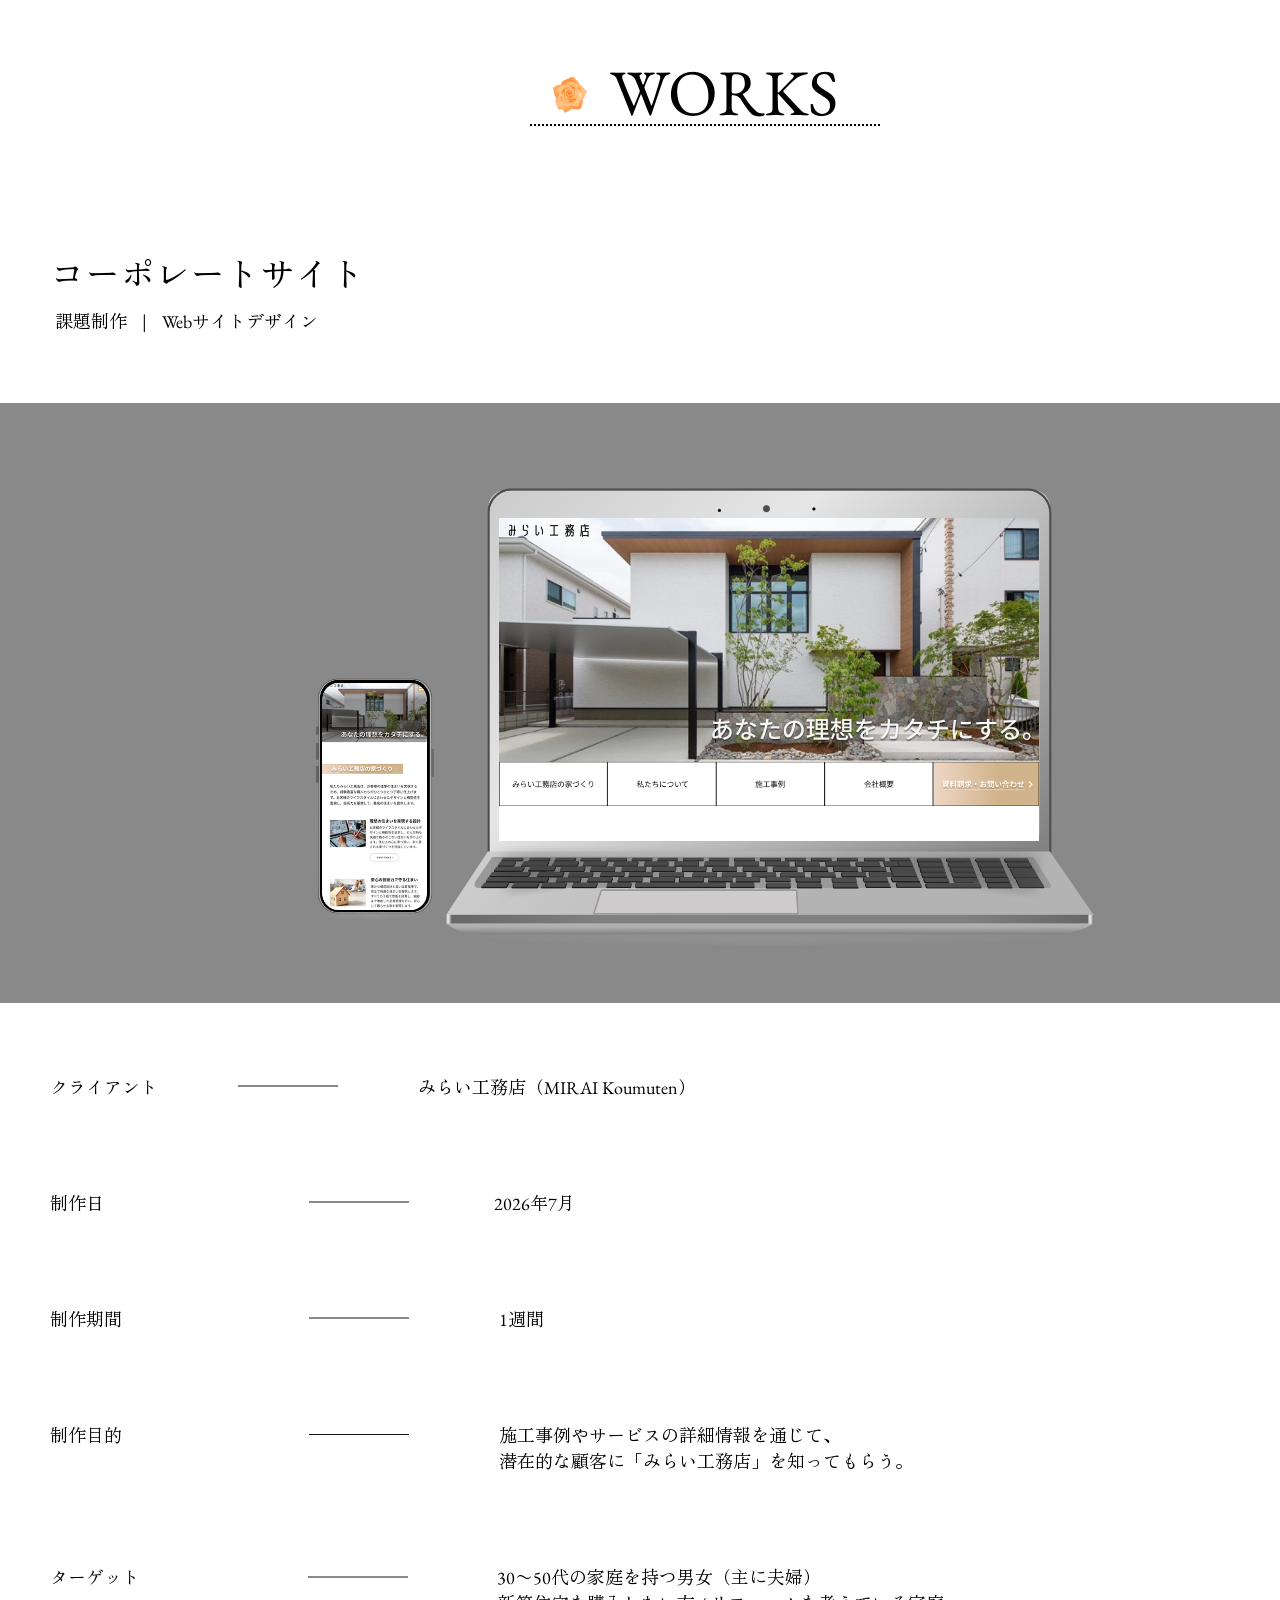
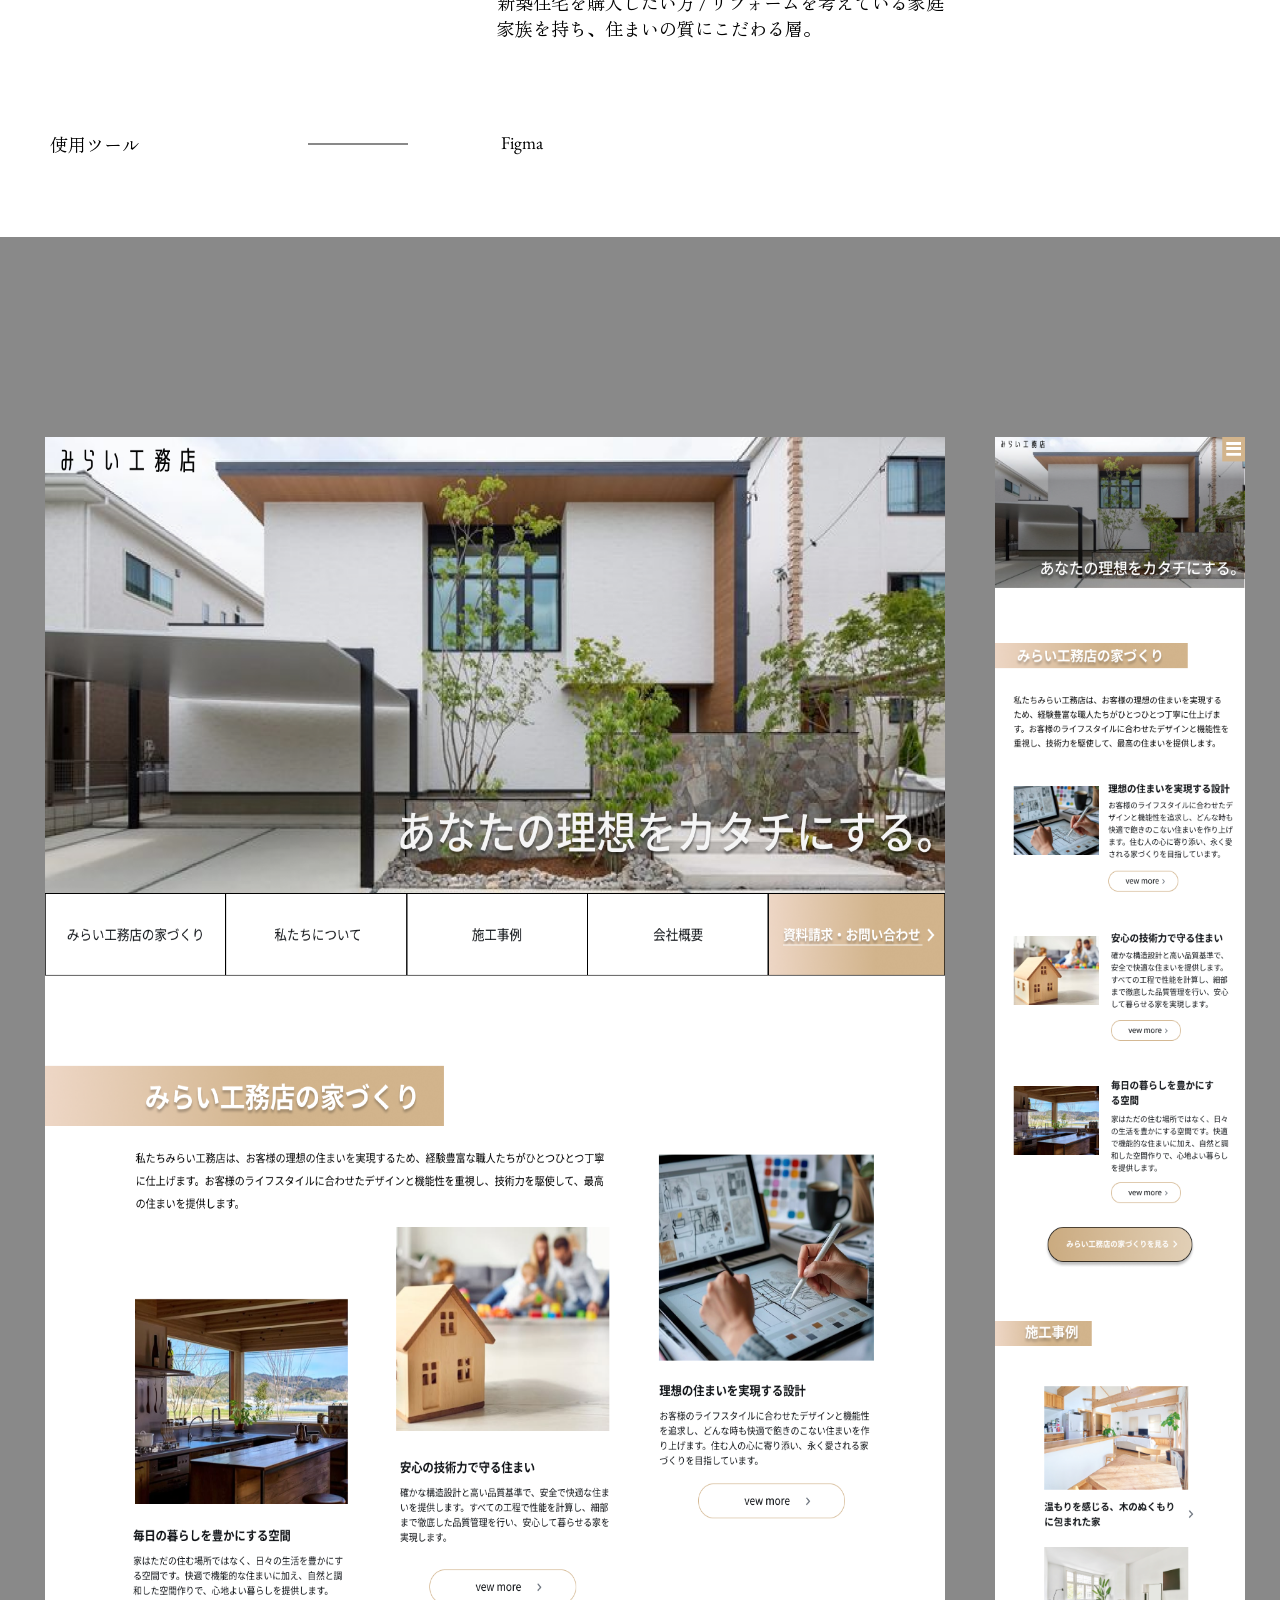
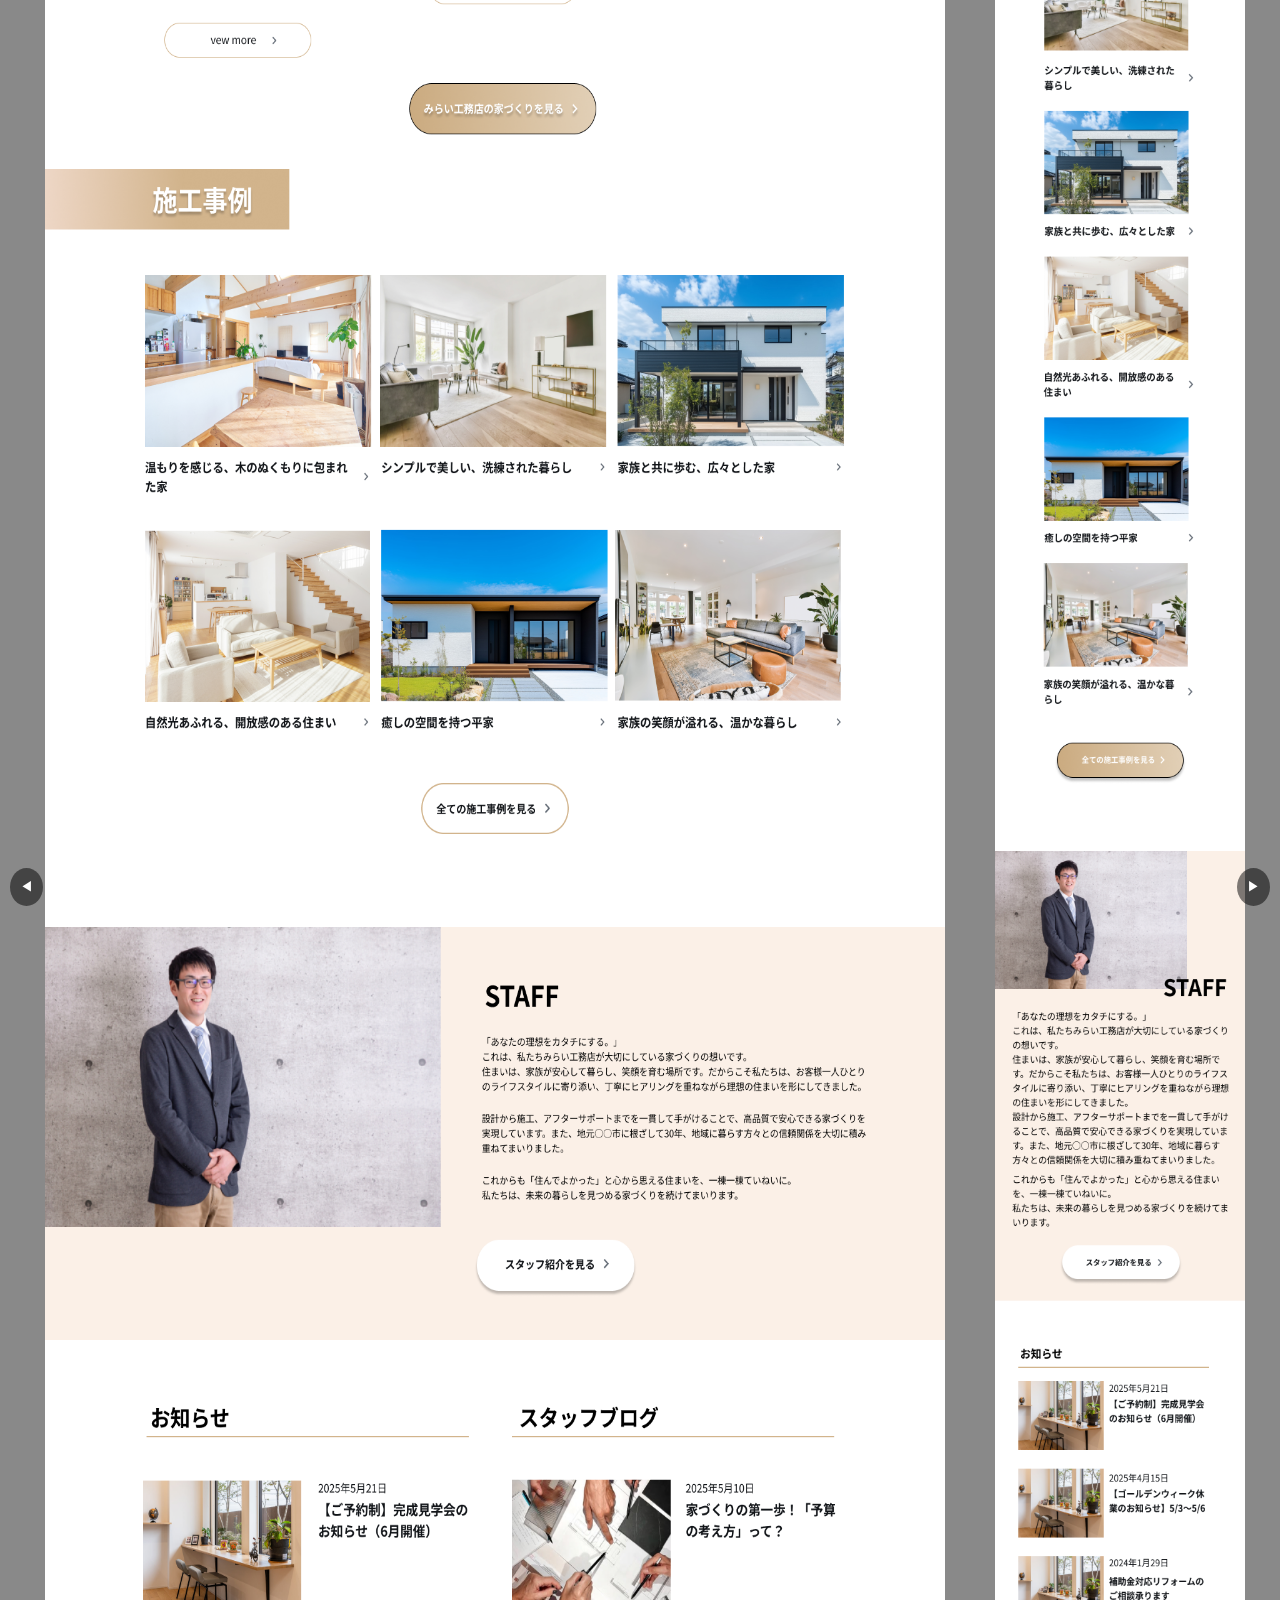
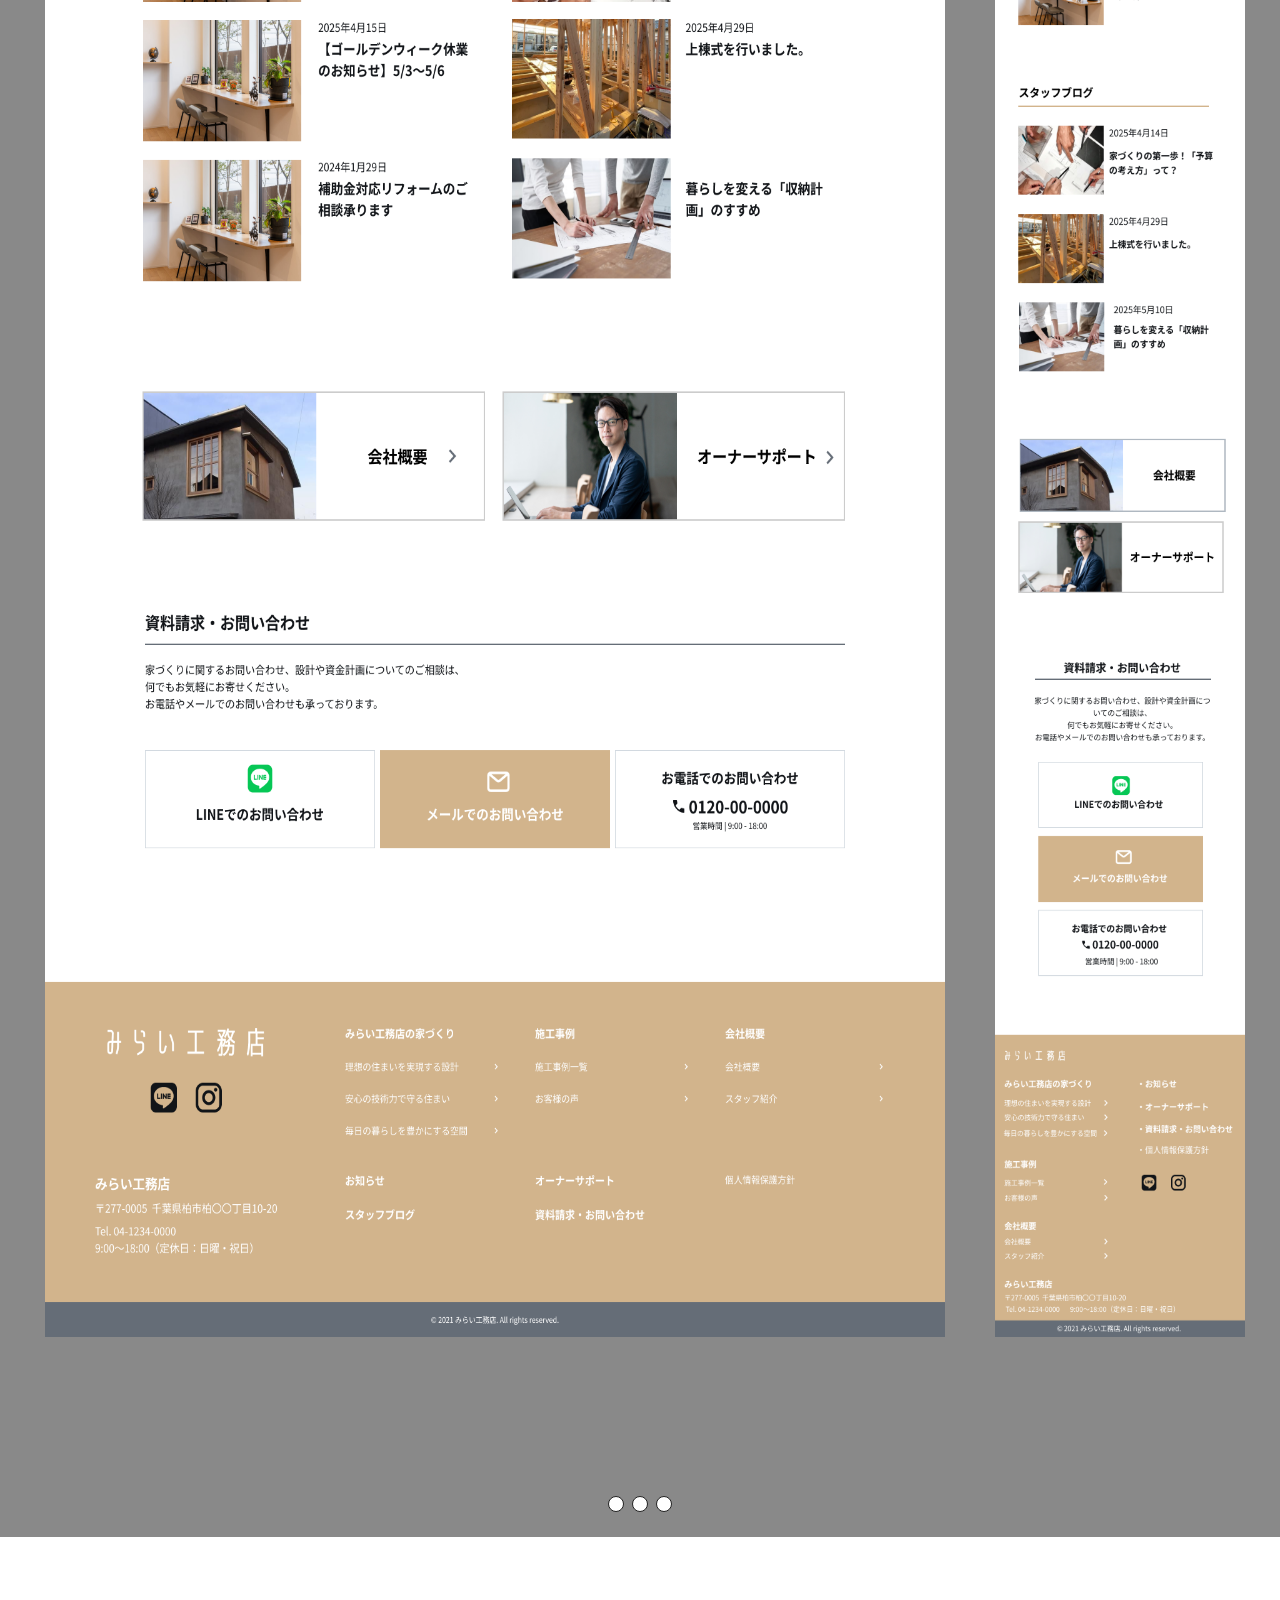
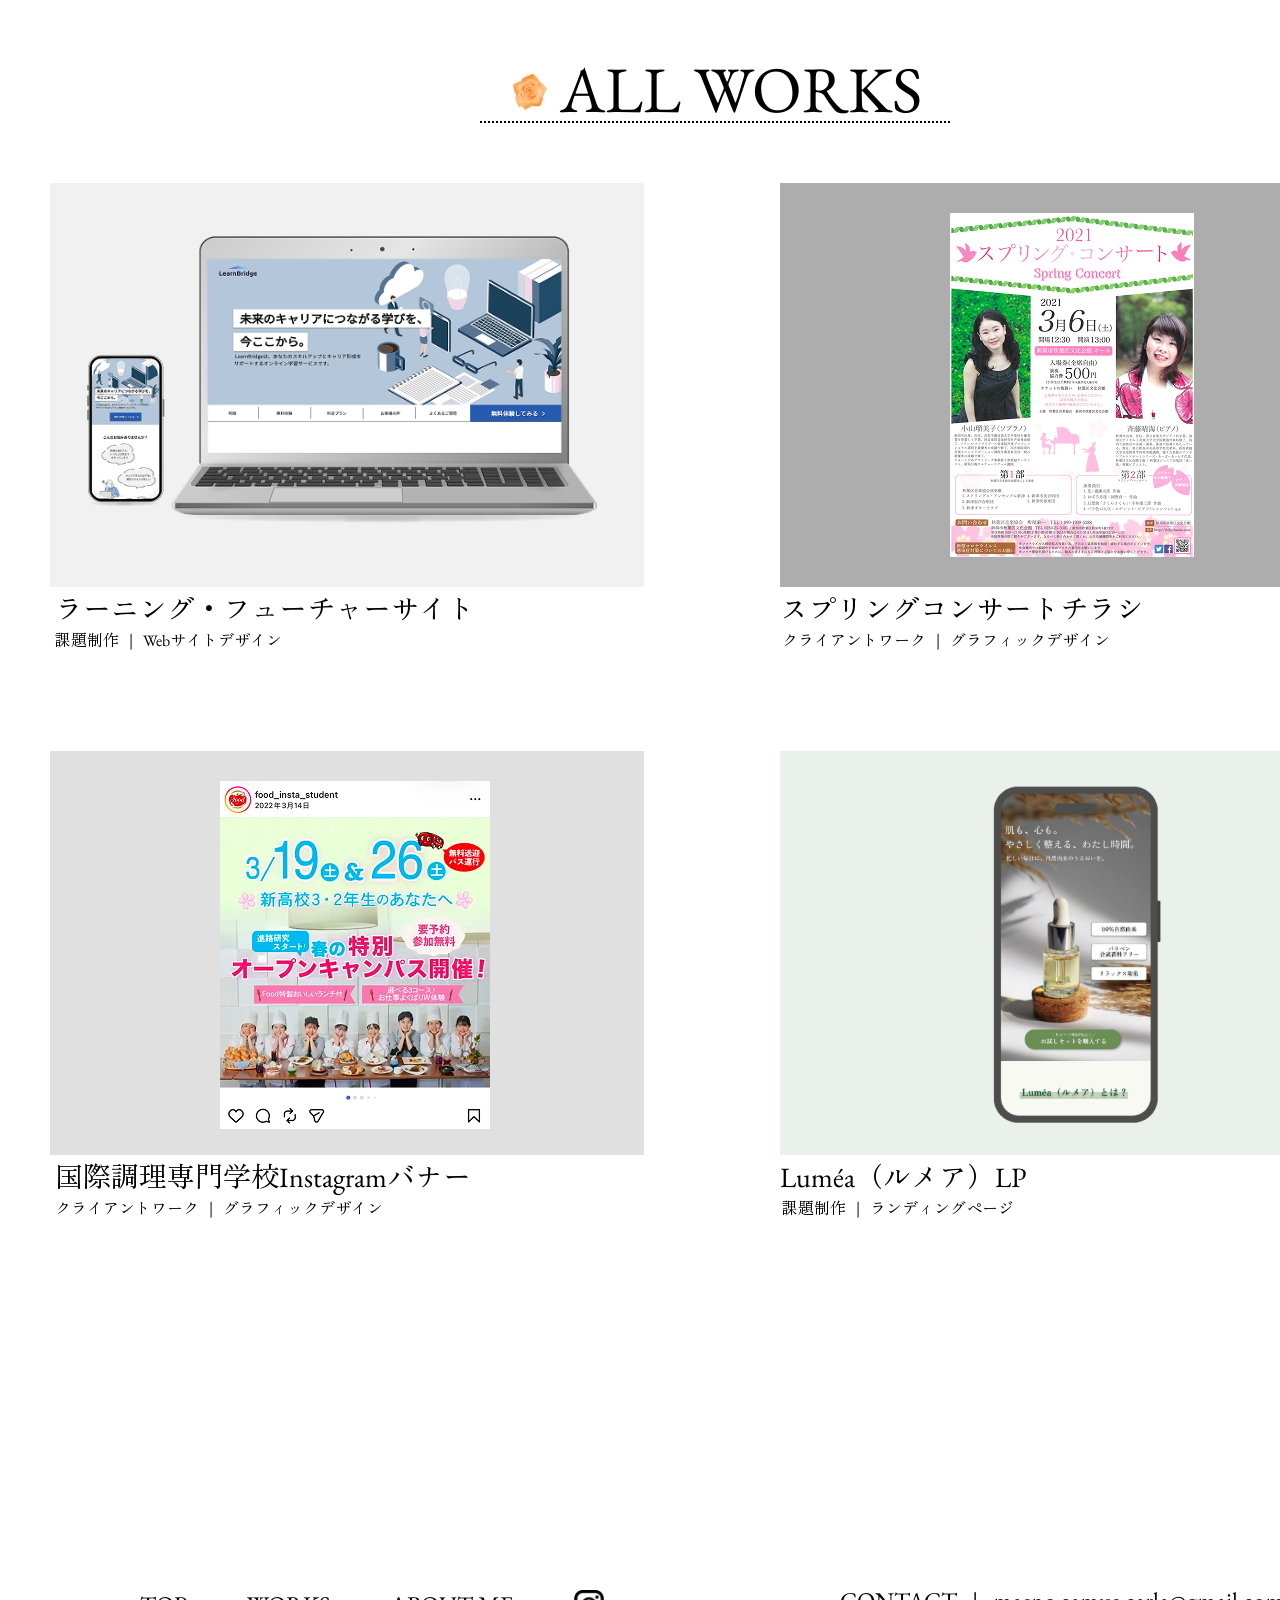
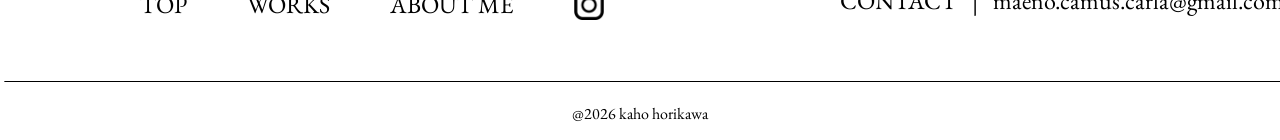
<file: sakuhin2/index-sakuhin2.html>
<!DOCTYPE html>
<html lang="ja">
 <head>
    <meta charset="UTF-8">
    <meta name="viewport" content="width=device-width, initial-scale=1.0" />
    <link rel="preconnect" href="https://fonts.googleapis.com">
    <link rel="preconnect" href="https://fonts.gstatic.com" crossorigin>

    <script src="common.js" defer></script>

    <!-- 英字 -->
    <link href="https://fonts.googleapis.com/css2?family=EB+Garamond:ital,wght@0,400..800;1,400..800&family=Hachi+Maru+Pop&display=swap" rel="stylesheet">

    <!-- 日本語 -->
    <link href="https://fonts.googleapis.com/css2?family=EB+Garamond:ital,wght@0,400..800;1,400..800&family=Hachi+Maru+Pop&family=Zen+Old+Mincho&display=swap" rel="stylesheet">

     <!-- CSS -->
     <link rel="stylesheet" href="style-sakuhin2.css">
     <link
       rel="stylesheet"
        href="https://cdnjs.cloudflare.com/ajax/libs/font-awesome/5.15.4/css/all.min.css"
        integrity="sha512-1ycn6IcaQQ40/MKBW2W4Rhis/DbILU74C1vSrLJxCq57o941Ym01SwNsOMqvEBFlcgUa6xLiPY/NS5R+E6ztJQ=="
        crossorigin="anonymous"
        referrerpolicy="no-referrer"
      />
      <link
        rel="stylesheet"
        href="https://unpkg.com/swiper/swiper-bundle.min.css"
      />
  </head>

 <body class="portfolio">
   <div class="sakuhin" id="sakuhin">
     <img class="ikon" src="27444983.png">
     <h1 class="midashi">WORKS</h1>
     <div class="komidashi">コーポレートサイト</div>
     <div class="syoukai">
       <div>課題制作</div>
       <div>|</div>
       <div>Webサイトデザイン</div>
     </div>

     <div class="sakuhin1">
       <img class="future" src="工務店.png">
     </div>

     <div class="kuraiant">
       <img class="ikon3" src="IMG_9248.PNG">
       <div class="moji1">クライアント</div>
       <img class="read-arrow" src="yokosen.svg" alt="">
       <div class="moji2">みらい工務店（MIRAI Koumuten）</div>
     </div>

     <div class="seisakubi">
       <img class="ikon3" src="IMG_9248.PNG">
       <div class="moji3">制作日</div>
       <img class="read-arrow1" src="yokosen.svg" alt="">
       <div class="moji4">2026年7月</div>
     </div>

     <div class="kikan">
       <img class="ikon3" src="IMG_9248.PNG">
       <div class="moji5">制作期間</div>
       <img class="read-arrow2" src="yokosen.svg" alt="">
       <div class="moji6">1週間</div>
     </div>

     <div class="mokuteki">
       <img class="ikon3" src="IMG_9248.PNG">
       <div class="moji7">制作目的</div>
       <img class="read-arrow3" src="yokosen.svg" alt="">
       <div class="moji8">施工事例やサービスの詳細情報を通じて、<br>潜在的な顧客に「みらい工務店」を知ってもらう。</div>
     </div>

     <div class="target">
       <img class="ikon3" src="IMG_9248.PNG">
       <div class="moji9">ターゲット</div>
       <img class="read-arrow4" src="yokosen.svg" alt="">
       <div class="moji10">30〜50代の家庭を持つ男女（主に夫婦）<br>新築住宅を購入したい方 / リフォームを考えている家庭<br>家族を持ち、住まいの質にこだわる層。</div>
     </div>

     <div class="turu">
       <img class="ikon3" src="IMG_9248.PNG">
       <div class="moji11">使用ツール</div>
       <img class="read-arrow5" src="yokosen.svg" alt="">
       <div class="moji12">Figma</div>
     </div>

     <div class="seisaku">
       <div class="track">
         <div class="slide">
           <div class="maru"></div>
           <div class="moji13">PC</div>
           <img class="PC" src="工務店PC1.png">
           <div class="maru1"></div>
           <div class="moji14">SP</div>
           <img class="SP" src="工務店SP1.png">
         </div>
         <div class="slide">
           <div class="maru"></div>
           <div class="moji13">PC</div>
           <img class="PC1" src="工務店PC2.png">
           <div class="maru2"></div>
           <div class="moji15">SP</div>
           <img class="SP1" src="工務店2.png">
         </div>
         <div class="slide">
           <div class="maru3"></div>
           <div class="moji16">PC</div>
           <img class="PC2" src="工務店PC3.png">
           <div class="maru4"></div>
           <div class="moji17">SP</div>
           <img class="SP2" src="工務店3.png">
         </div>
       </div>

       <button class="prev">◀︎</button>
       <button class="next">▶︎</button>
       <div class="dots"></div>
     </div>

     <div class="all">
       <img class="ikon2" src="27444983.png">
       <h1 class="midashi2">ALL WORKS</h1>

       <div class="sonota">
         <div class="koumu">
           <div class="sakuhin2-haikei">
             <a href="../sakuhin/index-sakuhin.html">
               <img class="sakuhin2" src="future.png" alt="フューチャーサイト">
             </a>
           </div>
           <a href="../sakuhin/index-sakuhin.html" class="midashi3">ラーニング・フューチャーサイト</a>
           <div class="syoukai2">
             <div>課題制作</div>
             <div>|</div>
             <div>Webサイトデザイン</div>
           </div>
          </div>

          <div class="spring">
           <div class="sakuhin3-haikei">
             <a href="../sakuhin3/index-sakuhin3.html">
               <img class="sakuhin3" src="spring.jpg" alt="スプリングコンサート">
             </a>
           </div>
           <a href="../sakuhin3/index-sakuhin3.html" class="midashi1">スプリングコンサートチラシ</a>
           <div class="syoukai1">
             <div>クライアントワーク</div>
             <div>|</div>
             <div>グラフィックデザイン</div>
           </div>
          </div>

          <div class="buner">
           <div class="sakuhin4-haikei">
             <a href="../sakuhin4/index-sakuhin4.html">
               <img class="sakuhin4" src="opencanpus.jpg" alt="オーキャンバナー">
             </a>
           </div>
           <a href="../sakuhin4/index-sakuhin4.html" class="midashi3">国際調理専門学校Instagramバナー</a>
           <div class="syoukai2">
             <div>クライアントワーク</div>
             <div>|</div>
             <div>グラフィックデザイン</div>
           </div>
         </div>

         <div class="LP">
           <div class="sakuhin5-haikei">
             <a href="../sakuhin5/index-sakuhin5.html">
               <img class="sakuhin5" src="LP.png" alt="LP">
             </a>
           </div>
           <a href="../sakuhin5/index-sakuhin5.html" class="midashi1">Luméa（ルメア）LP</a>
           <div class="syoukai1">
             <div>課題制作</div>
             <div>|</div>
             <div>ランディングページ</div>
           </div>
          </div>
       </div>
     </div>

     <footer>
        <div class="last">
         <div class="clik">
           <a href="../index.html" class="nav-link">TOP</a>
           <a href="#sakuhin" class="nav-link">WORKS</a>
           <a href="../ME/index-me.html" class="nav-link">ABOUT ME</a>
           <a href="https://www.instagram.com/hoorii0502/" target="_blank" rel="noopener noreferrer" class="instagram">
             <img class="instagram" src="Instagram.png">
           </a>
         </div>
         <div class="contact">
           <div>CONTACT</div>
           <div>|</div>
           <a href="mailto:maeno.camus.carla@gmail.com">
             maeno.camus.carla@gmail.com
           </a>
         </div>
        </div>
     </footer>
     <div class="last2">
       <img class="kasen" src="kasen.svg" alt="">
       <p>@2026 kaho horikawa</p>
     </div>
   </div>
 </body>
</html>
</file>
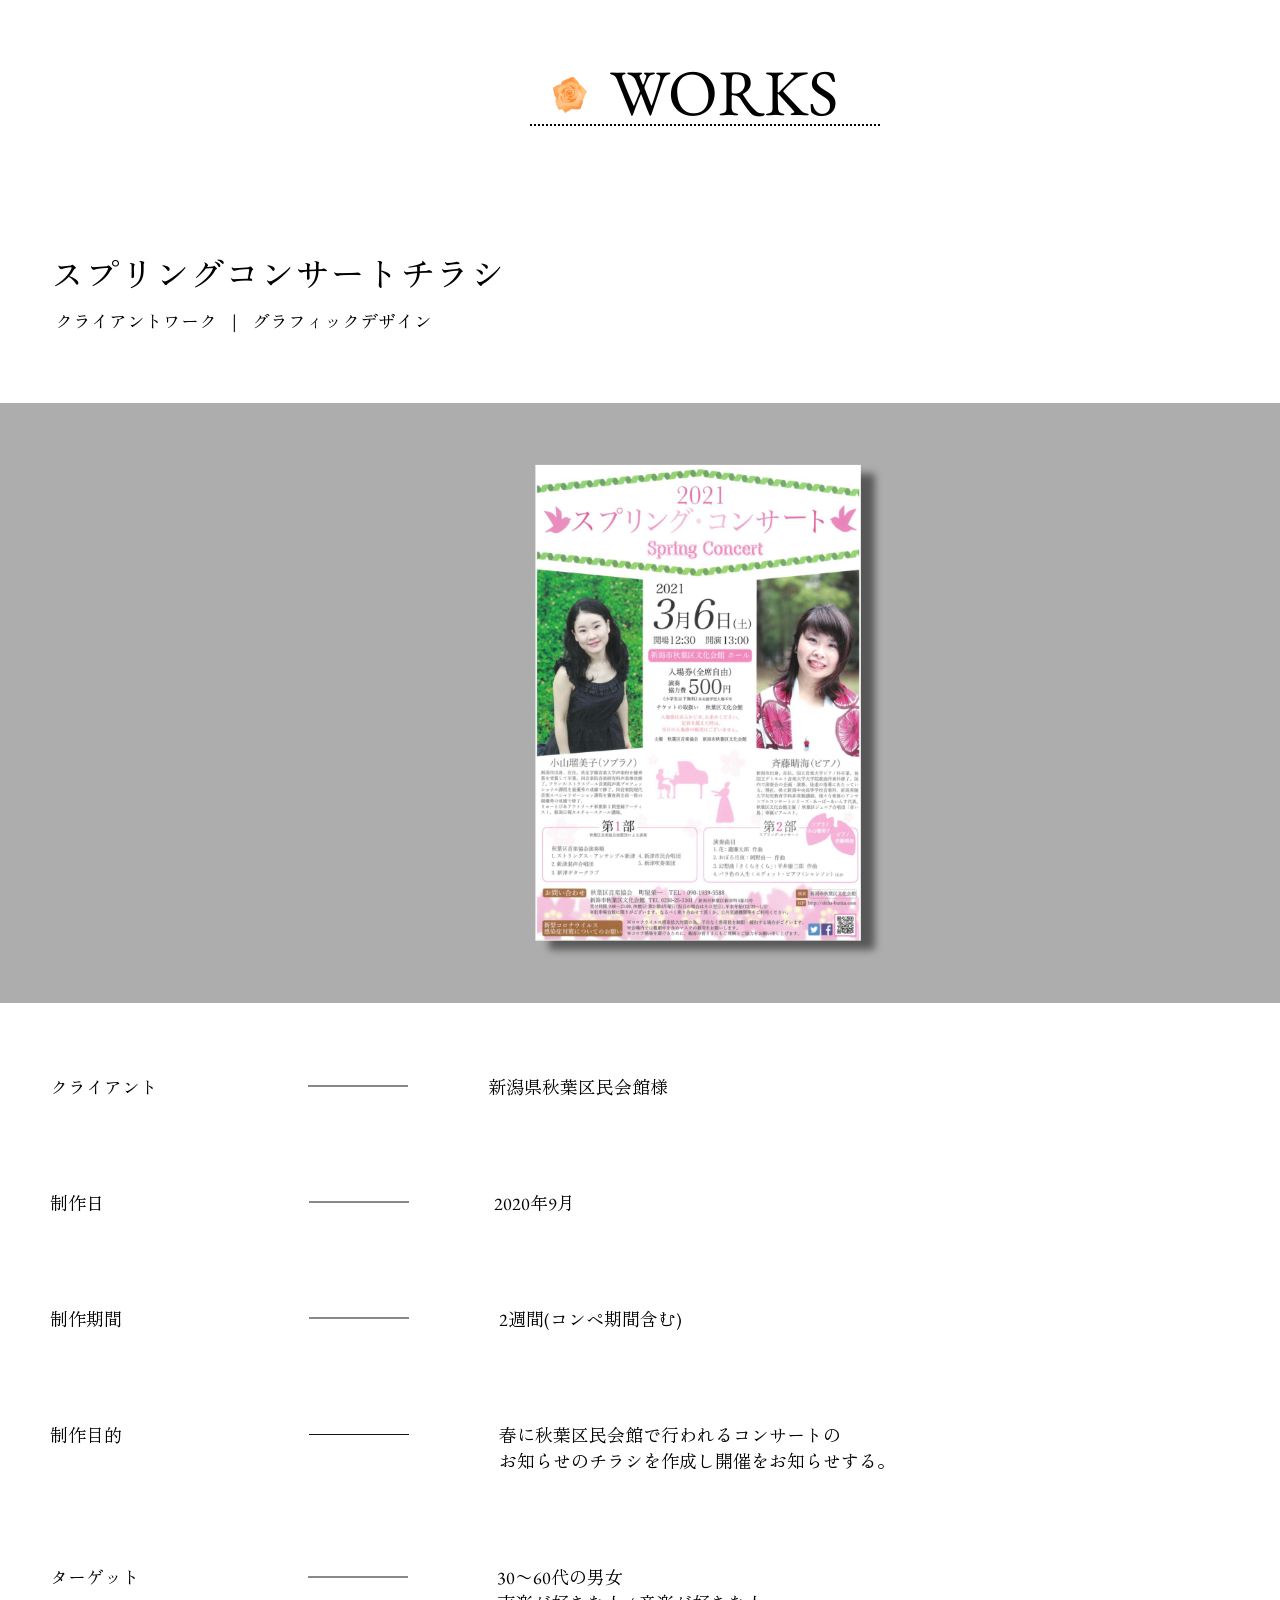
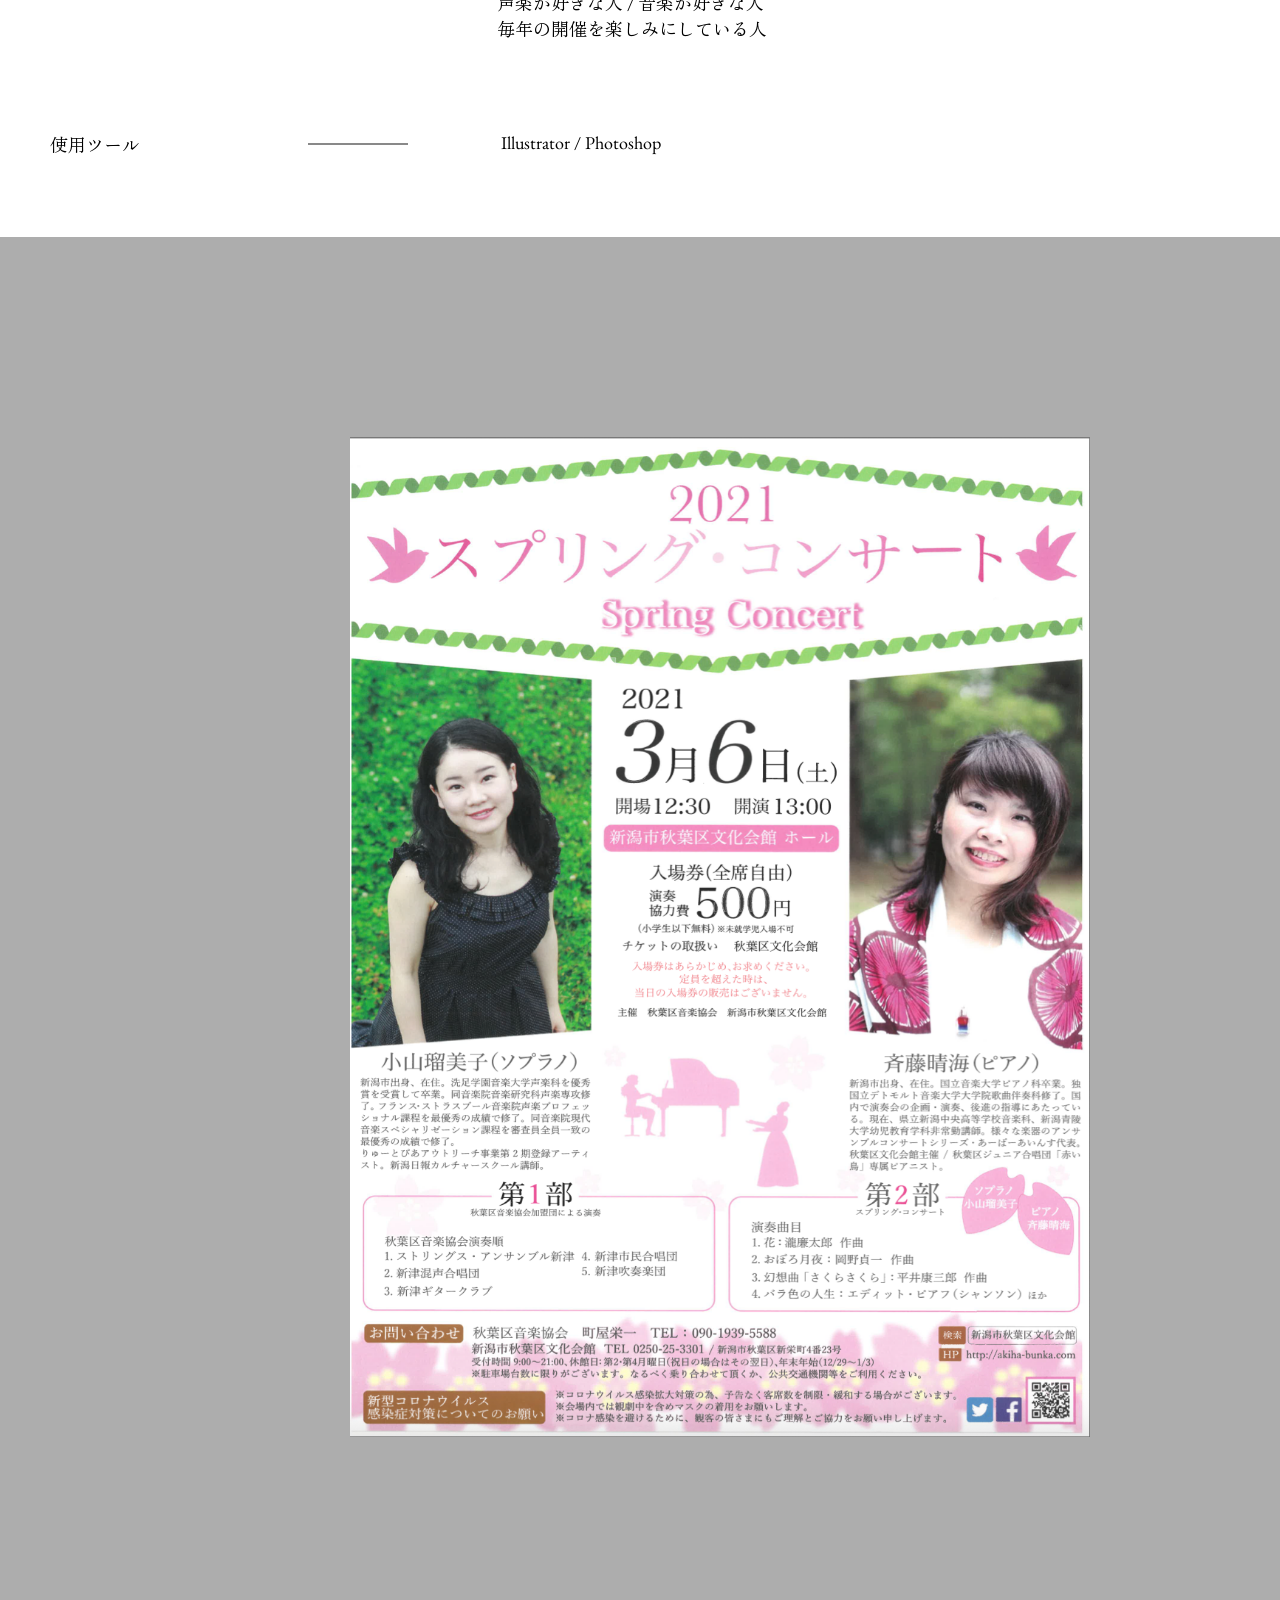
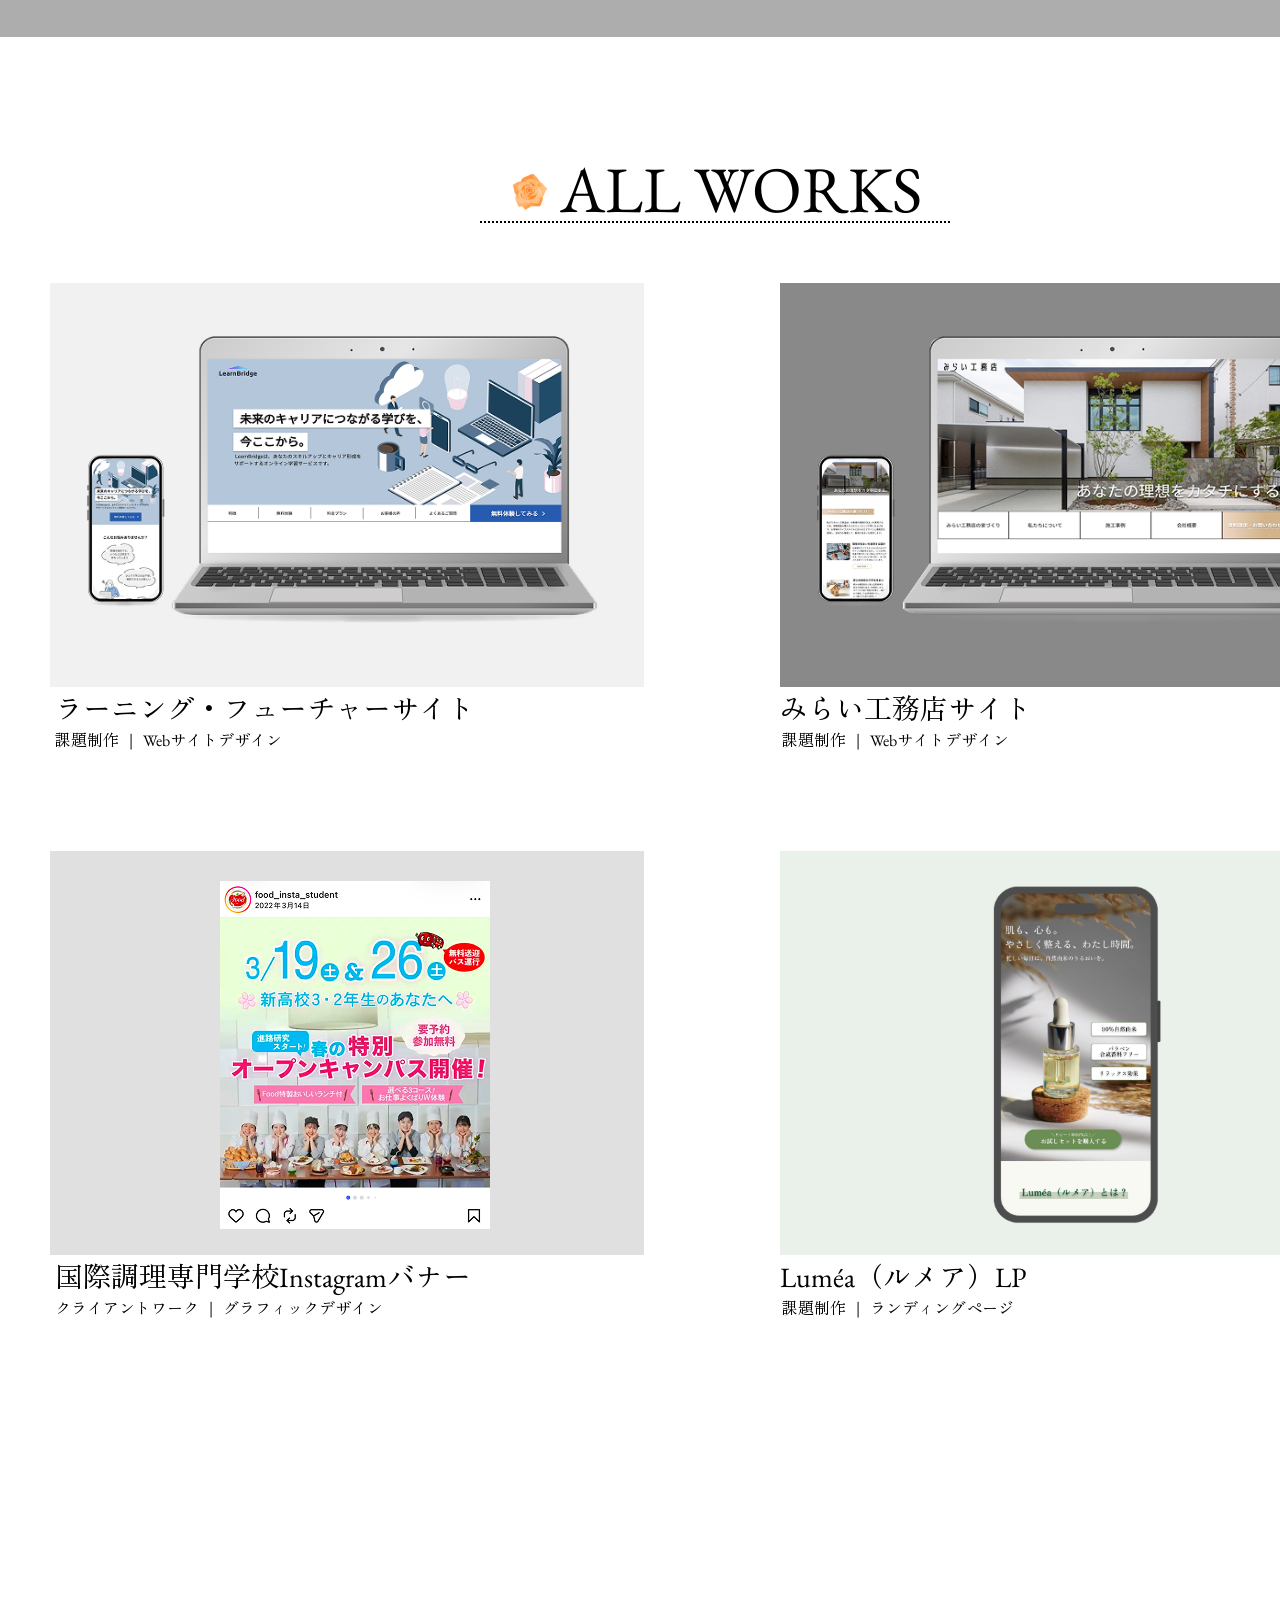
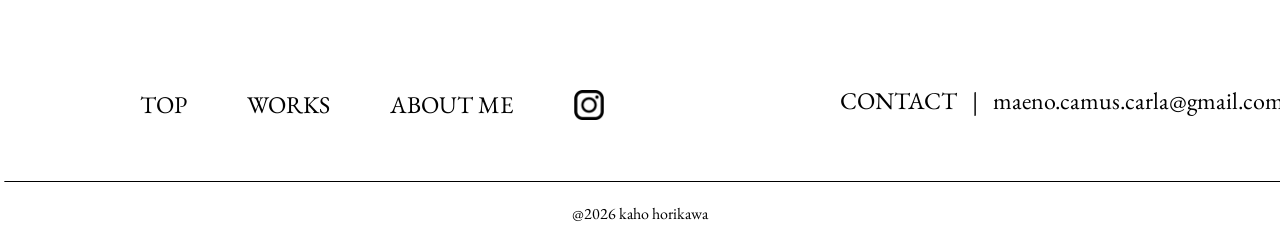
<file: sakuhin3/index-sakuhin3.html>
<!DOCTYPE html>
<html lang="ja">
 <head>
    <meta charset="UTF-8">
    <meta name="viewport" content="width=device-width, initial-scale=1.0" />
    <link rel="preconnect" href="https://fonts.googleapis.com">
    <link rel="preconnect" href="https://fonts.gstatic.com" crossorigin>

    <!-- 英字 -->
    <link href="https://fonts.googleapis.com/css2?family=EB+Garamond:ital,wght@0,400..800;1,400..800&family=Hachi+Maru+Pop&display=swap" rel="stylesheet">

    <!-- 日本語 -->
    <link href="https://fonts.googleapis.com/css2?family=EB+Garamond:ital,wght@0,400..800;1,400..800&family=Hachi+Maru+Pop&family=Zen+Old+Mincho&display=swap" rel="stylesheet">

     <!-- CSS -->
     <link rel="stylesheet" href="style-sakuhin3.css">
     <link
       rel="stylesheet"
        href="https://cdnjs.cloudflare.com/ajax/libs/font-awesome/5.15.4/css/all.min.css"
        integrity="sha512-1ycn6IcaQQ40/MKBW2W4Rhis/DbILU74C1vSrLJxCq57o941Ym01SwNsOMqvEBFlcgUa6xLiPY/NS5R+E6ztJQ=="
        crossorigin="anonymous"
        referrerpolicy="no-referrer"
      />
      <link
        rel="stylesheet"
        href="https://unpkg.com/swiper/swiper-bundle.min.css"
      />
  </head>

 <body class="portfolio">
   <div class="sakuhin" id="sakuhin">
     <img class="ikon" src="27444983.png">
     <h1 class="midashi">WORKS</h1>
     <div class="komidashi">スプリングコンサートチラシ</div>
     <div class="syoukai">
       <div>クライアントワーク</div>
       <div>|</div>
       <div>グラフィックデザイン</div>
     </div>

     <div class="sakuhin1">
       <img class="future" src="影あり.PNG">
     </div>

     <div class="kuraiant">
       <img class="ikon3" src="IMG_9248.PNG">
       <div class="moji1">クライアント</div>
       <img class="read-arrow" src="yokosen.svg" alt="">
       <div class="moji2">新潟県秋葉区民会館様</div>
     </div>

     <div class="seisakubi">
       <img class="ikon3" src="IMG_9248.PNG">
       <div class="moji3">制作日</div>
       <img class="read-arrow1" src="yokosen.svg" alt="">
       <div class="moji4">2020年9月</div>
     </div>

     <div class="kikan">
       <img class="ikon3" src="IMG_9248.PNG">
       <div class="moji5">制作期間</div>
       <img class="read-arrow2" src="yokosen.svg" alt="">
       <div class="moji6">2週間(コンペ期間含む)</div>
     </div>

     <div class="mokuteki">
       <img class="ikon3" src="IMG_9248.PNG">
       <div class="moji7">制作目的</div>
       <img class="read-arrow3" src="yokosen.svg" alt="">
       <div class="moji8">春に秋葉区民会館で行われるコンサートの<br>お知らせのチラシを作成し開催をお知らせする。</div>
     </div>

     <div class="target">
       <img class="ikon3" src="IMG_9248.PNG">
       <div class="moji9">ターゲット</div>
       <img class="read-arrow4" src="yokosen.svg" alt="">
       <div class="moji10">30〜60代の男女<br>声楽が好きな人 / 音楽が好きな人<br>毎年の開催を楽しみにしている人</div>
     </div>

     <div class="turu">
       <img class="ikon3" src="IMG_9248.PNG">
       <div class="moji11">使用ツール</div>
       <img class="read-arrow5" src="yokosen.svg" alt="">
       <div class="moji12">Illustrator / Photoshop</div>
     </div>

     <div class="seisaku">
       <img class="PC" src="spring.png">
     </div>

     <div class="all">
       <img class="ikon2" src="27444983.png">
       <h1 class="midashi2">ALL WORKS</h1>

       <div class="sonota">
         <div class="koumu">
           <div class="sakuhin2-haikei">
             <a href="../sakuhin/index-sakuhin.html">
               <img class="sakuhin2" src="future.png" alt="フューチャーサイト">
             </a>
           </div>
           <a href="../sakuhin/index-sakuhin.html" class="midashi3">ラーニング・フューチャーサイト</a>
           <div class="syoukai2">
             <div>課題制作</div>
             <div>|</div>
             <div>Webサイトデザイン</div>
           </div>
          </div>

          <div class="spring">
           <div class="sakuhin3-haikei">
             <a href="../sakuhin2/index-sakuhin2.html">
               <img class="sakuhin3" src="koumu.png" alt="みらい工務店">
             </a>
           </div>
           <a href="../sakuhin2/index-sakuhin2.html" class="midashi1">みらい工務店サイト</a>
           <div class="syoukai1">
             <div>課題制作</div>
             <div>|</div>
             <div>Webサイトデザイン</div>
           </div>
          </div>

          <div class="buner">
           <div class="sakuhin4-haikei">
             <a href="../sakuhin4/index-sakuhin4.html">
               <img class="sakuhin4" src="opencanpus.jpg" alt="オーキャンバナー">
             </a>
           </div>
           <a href="../sakuhin4/index-sakuhin4.html" class="midashi3">国際調理専門学校Instagramバナー</a>
           <div class="syoukai2">
             <div>クライアントワーク</div>
             <div>|</div>
             <div>グラフィックデザイン</div>
           </div>
         </div>

         <div class="LP">
           <div class="sakuhin5-haikei">
             <a href="../sakuhin5/index-sakuhin5.html">
               <img class="sakuhin5" src="LP.png" alt="LP">
             </a>
           </div>
           <a href="../sakuhin5/index-sakuhin5.html" class="midashi1">Luméa（ルメア）LP</a>
           <div class="syoukai1">
             <div>課題制作</div>
             <div>|</div>
             <div>ランディングページ</div>
           </div>
          </div>
       </div>
     </div>

     <footer>
        <div class="last">
         <div class="clik">
           <a href="../index.html" class="nav-link">TOP</a>
           <a href="#sakuhin" class="nav-link">WORKS</a>
           <a href="../ME/index-me.html" class="nav-link">ABOUT ME</a>
           <a href="https://www.instagram.com/hoorii0502/" target="_blank" rel="noopener noreferrer" class="instagram">
             <img class="instagram" src="Instagram.png">
           </a>
         </div>
         <div class="contact">
           <div>CONTACT</div>
           <div>|</div>
           <a href="mailto:maeno.camus.carla@gmail.com">
             maeno.camus.carla@gmail.com
           </a>
         </div>
        </div>
     </footer>
     <div class="last2">
       <img class="kasen" src="kasen.svg" alt="">
       <p>@2026 kaho horikawa</p>
     </div>
   </div>
 </body>
</html>
</file>
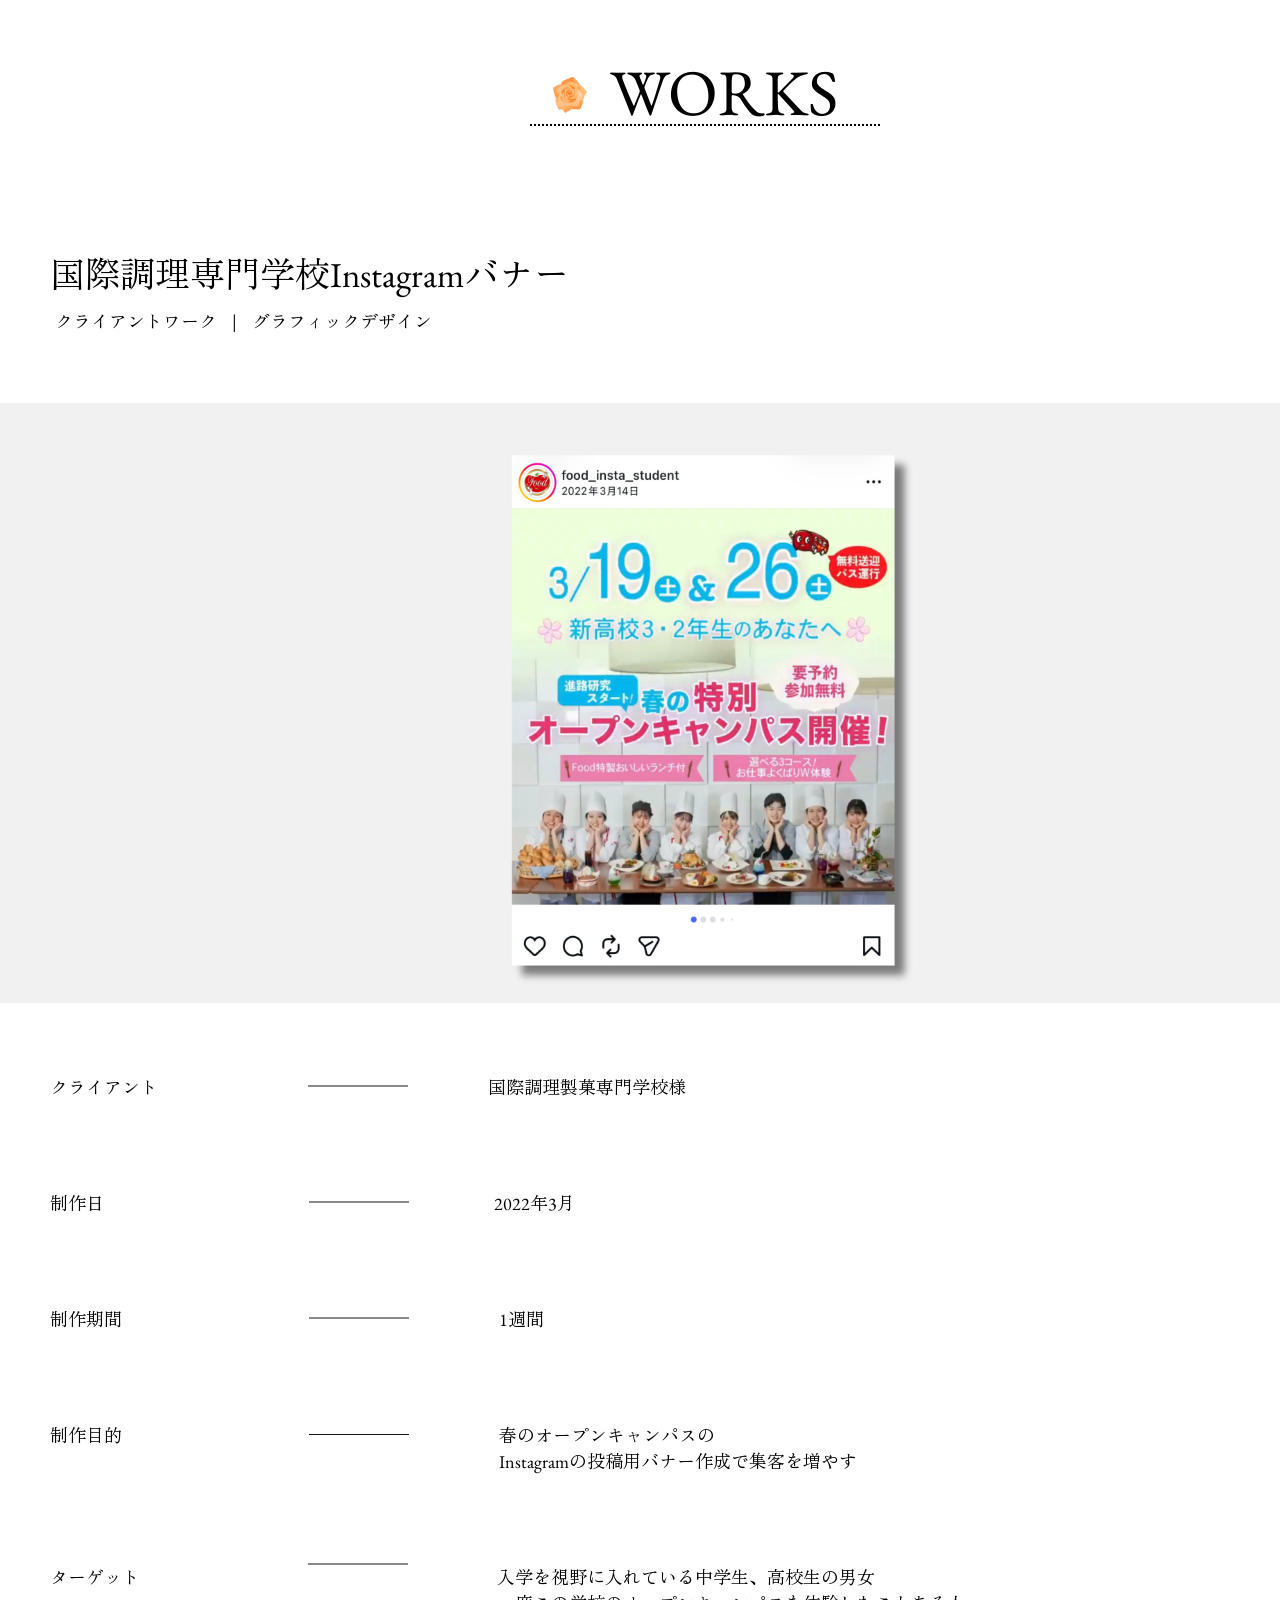
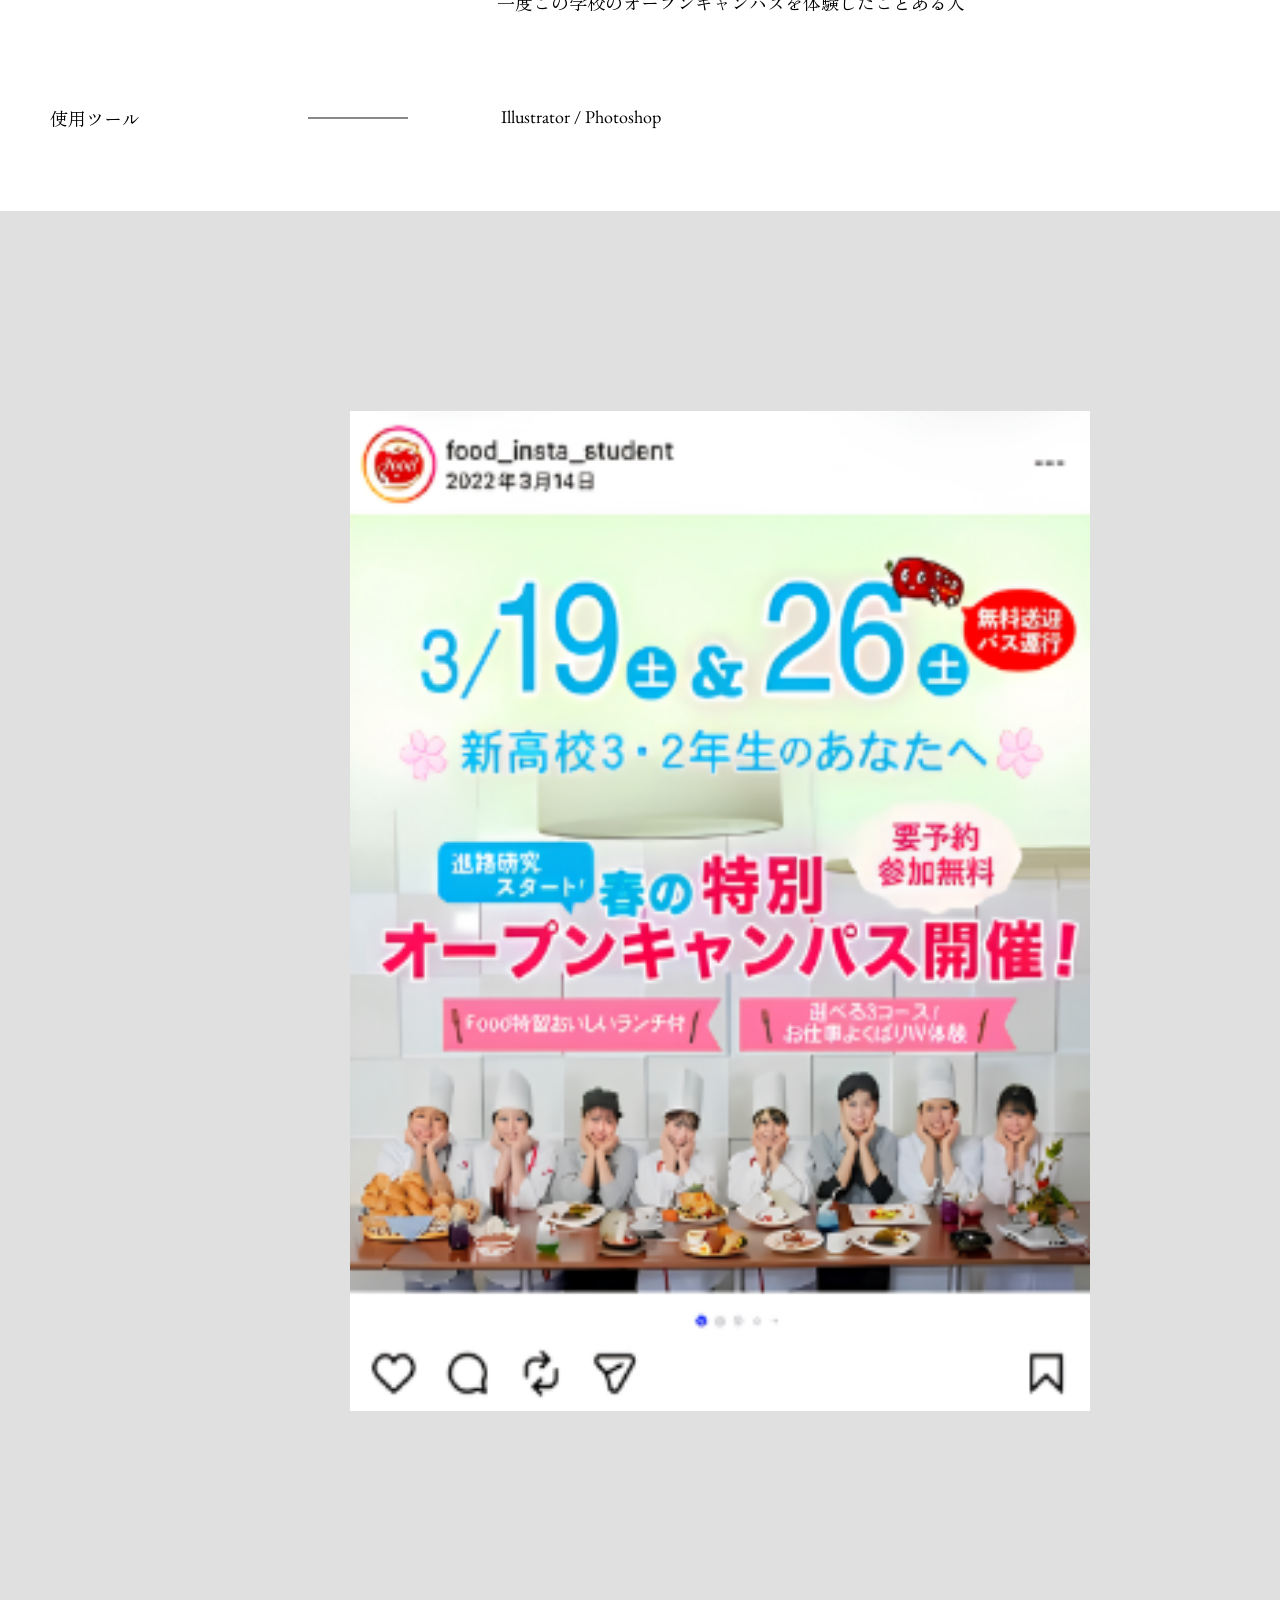
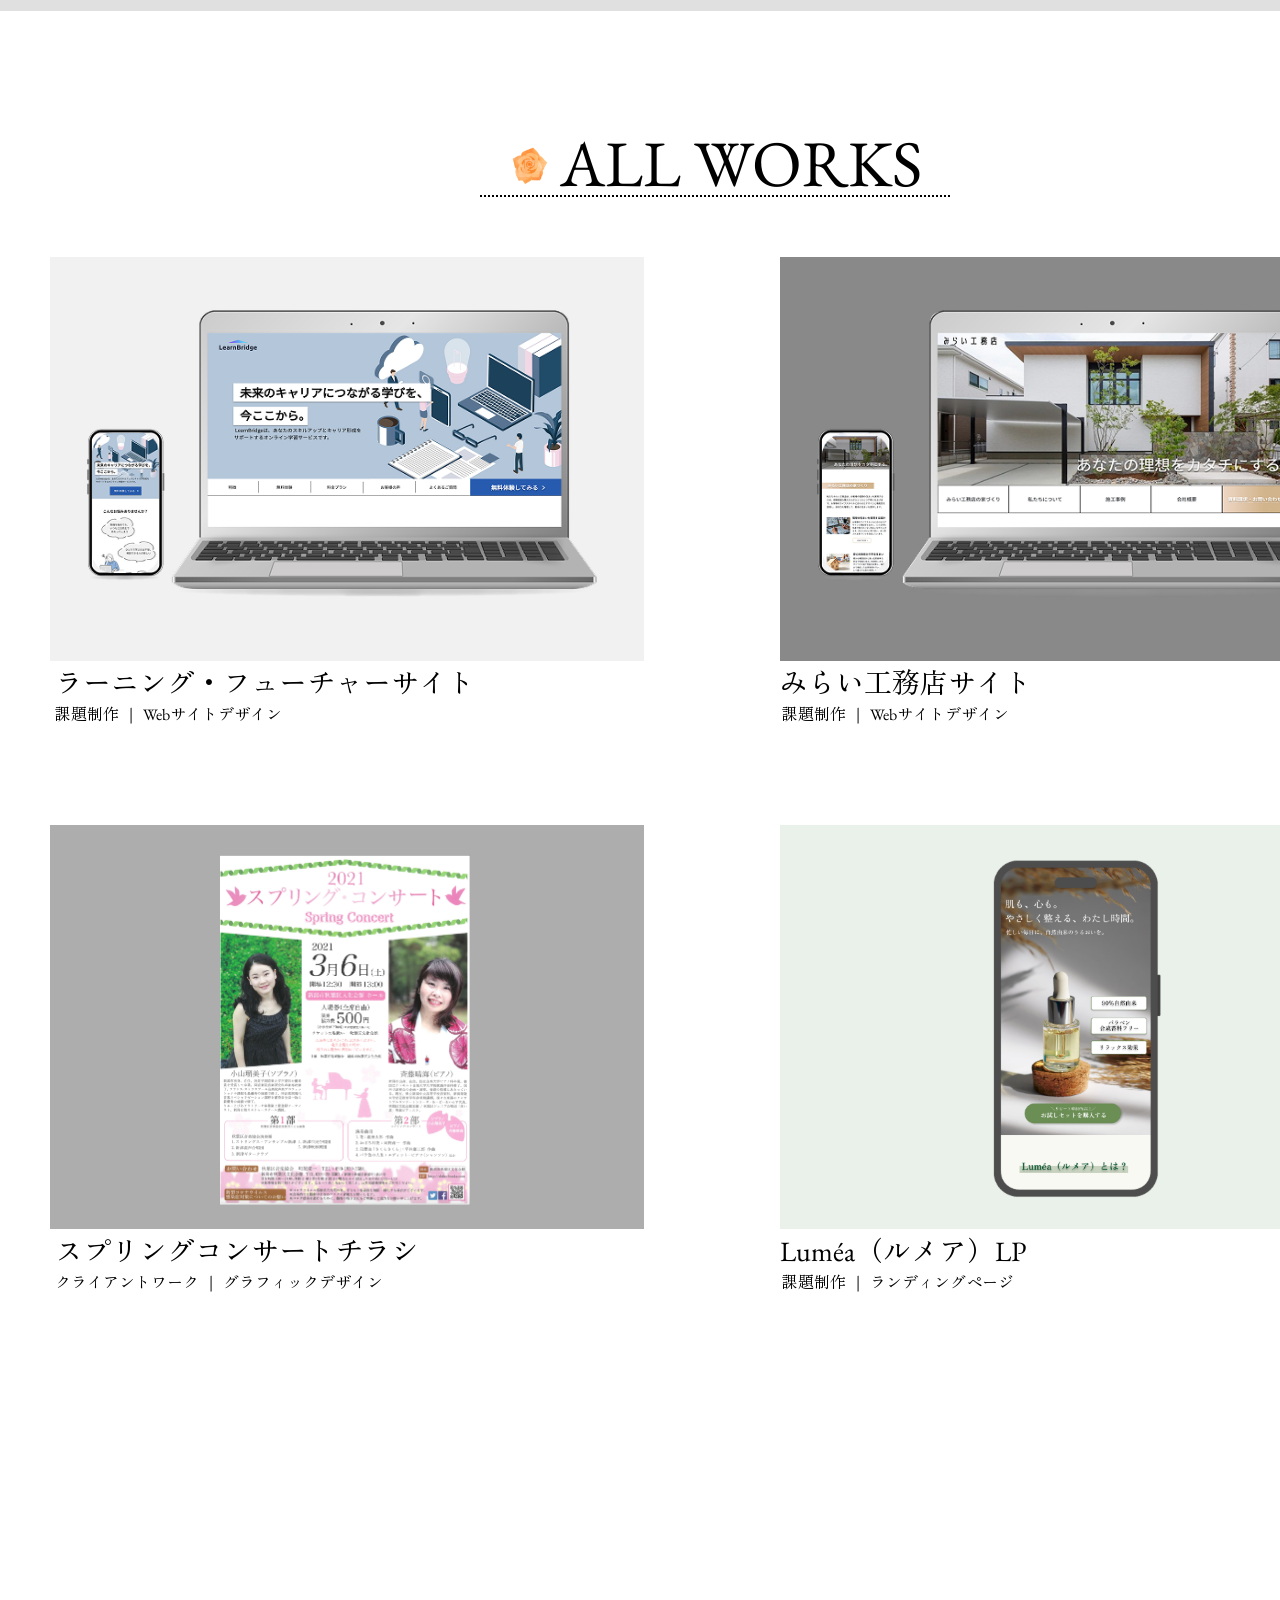
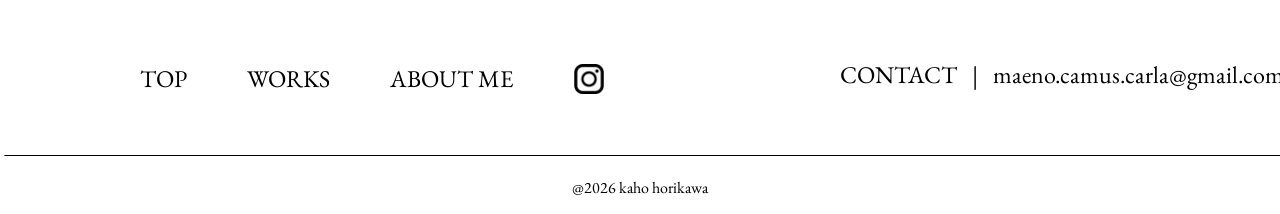
<file: sakuhin4/index-sakuhin4.html>
<!DOCTYPE html>
<html lang="ja">
 <head>
    <meta charset="UTF-8">
    <meta name="viewport" content="width=device-width, initial-scale=1.0" />
    <link rel="preconnect" href="https://fonts.googleapis.com">
    <link rel="preconnect" href="https://fonts.gstatic.com" crossorigin>

    <!-- 英字 -->
    <link href="https://fonts.googleapis.com/css2?family=EB+Garamond:ital,wght@0,400..800;1,400..800&family=Hachi+Maru+Pop&display=swap" rel="stylesheet">

    <!-- 日本語 -->
    <link href="https://fonts.googleapis.com/css2?family=EB+Garamond:ital,wght@0,400..800;1,400..800&family=Hachi+Maru+Pop&family=Zen+Old+Mincho&display=swap" rel="stylesheet">

     <!-- CSS -->
     <link rel="stylesheet" href="style-sakuhin4.css">
     <link
       rel="stylesheet"
        href="https://cdnjs.cloudflare.com/ajax/libs/font-awesome/5.15.4/css/all.min.css"
        integrity="sha512-1ycn6IcaQQ40/MKBW2W4Rhis/DbILU74C1vSrLJxCq57o941Ym01SwNsOMqvEBFlcgUa6xLiPY/NS5R+E6ztJQ=="
        crossorigin="anonymous"
        referrerpolicy="no-referrer"
      />
      <link
        rel="stylesheet"
        href="https://unpkg.com/swiper/swiper-bundle.min.css"
      />
  </head>

 <body class="portfolio">
   <div class="sakuhin" id="sakuhin">
     <img class="ikon" src="27444983.png">
     <h1 class="midashi">WORKS</h1>
     <div class="komidashi">国際調理専門学校Instagramバナー</div>
     <div class="syoukai">
       <div>クライアントワーク</div>
       <div>|</div>
       <div>グラフィックデザイン</div>
     </div>

     <div class="sakuhin1">
       <img class="future" src="影あり.PNG">
     </div>

     <div class="kuraiant">
       <img class="ikon3" src="IMG_9248.PNG">
       <div class="moji1">クライアント</div>
       <img class="read-arrow" src="yokosen.svg" alt="">
       <div class="moji2">国際調理製菓専門学校様</div>
     </div>

     <div class="seisakubi">
       <img class="ikon3" src="IMG_9248.PNG">
       <div class="moji3">制作日</div>
       <img class="read-arrow1" src="yokosen.svg" alt="">
       <div class="moji4">2022年3月</div>
     </div>

     <div class="kikan">
       <img class="ikon3" src="IMG_9248.PNG">
       <div class="moji5">制作期間</div>
       <img class="read-arrow2" src="yokosen.svg" alt="">
       <div class="moji6">1週間</div>
     </div>

     <div class="mokuteki">
       <img class="ikon3" src="IMG_9248.PNG">
       <div class="mojii7">制作目的</div>
       <img class="read-arrow3" src="yokosen.svg" alt="">
       <div class="moji8">春のオープンキャンパスの<br>Instagramの投稿用バナー作成で集客を増やす</div>
     </div>

     <div class="target">
       <img class="ikon3" src="IMG_9248.PNG">
       <div class="moji9">ターゲット</div>
       <img class="read-arrow4" src="yokosen.svg" alt="">
       <div class="moji10">入学を視野に入れている中学生、高校生の男女<br>一度この学校のオープンキャンパスを体験したことある人</div>
     </div>

     <div class="turu">
       <img class="ikon3" src="IMG_9248.PNG">
       <div class="moji11">使用ツール</div>
       <img class="read-arrow5" src="yokosen.svg" alt="">
       <div class="moji12">Illustrator / Photoshop</div>
     </div>

     <div class="seisaku">
       <img class="PC" src="opencanpus.png">
     </div>

     <div class="all">
       <img class="ikon2" src="27444983.png">
       <h1 class="midashi2">ALL WORKS</h1>

       <div class="sonota">
         <div class="koumu">
           <div class="sakuhin2-haikei">
             <a href="../sakuhin/index-sakuhin.html">
               <img class="sakuhin2" src="future.png" alt="フューチャーサイト">
             </a>
           </div>
           <a href="../sakuhin/index-sakuhin.html" class="midashi3">ラーニング・フューチャーサイト</a>
           <div class="syoukai2">
             <div>課題制作</div>
             <div>|</div>
             <div>Webサイトデザイン</div>
           </div>
          </div>

          <div class="spring">
           <div class="sakuhin3-haikei">
             <a href="../sakuhin2/index-sakuhin2.html">
               <img class="sakuhin3" src="koumu.png" alt="みらい工務店">
             </a>
           </div>
           <a href="../sakuhin2/index-sakuhin2.html" class="midashi1">みらい工務店サイト</a>
           <div class="syoukai1">
             <div>課題制作</div>
             <div>|</div>
             <div>Webサイトデザイン</div>
           </div>
          </div>

          <div class="buner">
           <div class="sakuhin4-haikei">
             <a href="../sakuhin3/index-sakuhin3.html">
               <img class="sakuhin4" src="spring.png" alt="コンサートチラシ">
             </a>
           </div>
           <a href="../sakuhin3/index-sakuhin3.html" class="midashi3">スプリングコンサートチラシ</a>
           <div class="syoukai2">
             <div>クライアントワーク</div>
             <div>|</div>
             <div>グラフィックデザイン</div>
           </div>
         </div>

         <div class="LP">
           <div class="sakuhin5-haikei">
             <a href="../sakuhin5/index-sakuhin5.html">
               <img class="sakuhin5" src="LP.png" alt="LP">
             </a>
           </div>
           <a href="../sakuhin5/index-sakuhin5.html" class="midashi1">Luméa（ルメア）LP</a>
           <div class="syoukai1">
             <div>課題制作</div>
             <div>|</div>
             <div>ランディングページ</div>
           </div>
          </div>
       </div>
     </div>

     <footer>
        <div class="last">
         <div class="clik">
           <a href="../index.html" class="nav-link">TOP</a>
           <a href="#sakuhin" class="nav-link">WORKS</a>
           <a href="../ME/index-me.html" class="nav-link">ABOUT ME</a>
           <a href="https://www.instagram.com/hoorii0502/" target="_blank" rel="noopener noreferrer" class="instagram">
             <img class="instagram" src="Instagram.png">
           </a>
         </div>
         <div class="contact">
           <div>CONTACT</div>
           <div>|</div>
           <a href="mailto:maeno.camus.carla@gmail.com">
             maeno.camus.carla@gmail.com
           </a>
         </div>
        </div>
     </footer>
     <div class="last2">
       <img class="kasen" src="kasen.svg" alt="">
       <p>@2026 kaho horikawa</p>
     </div>
   </div>
 </body>
</html>
</file>
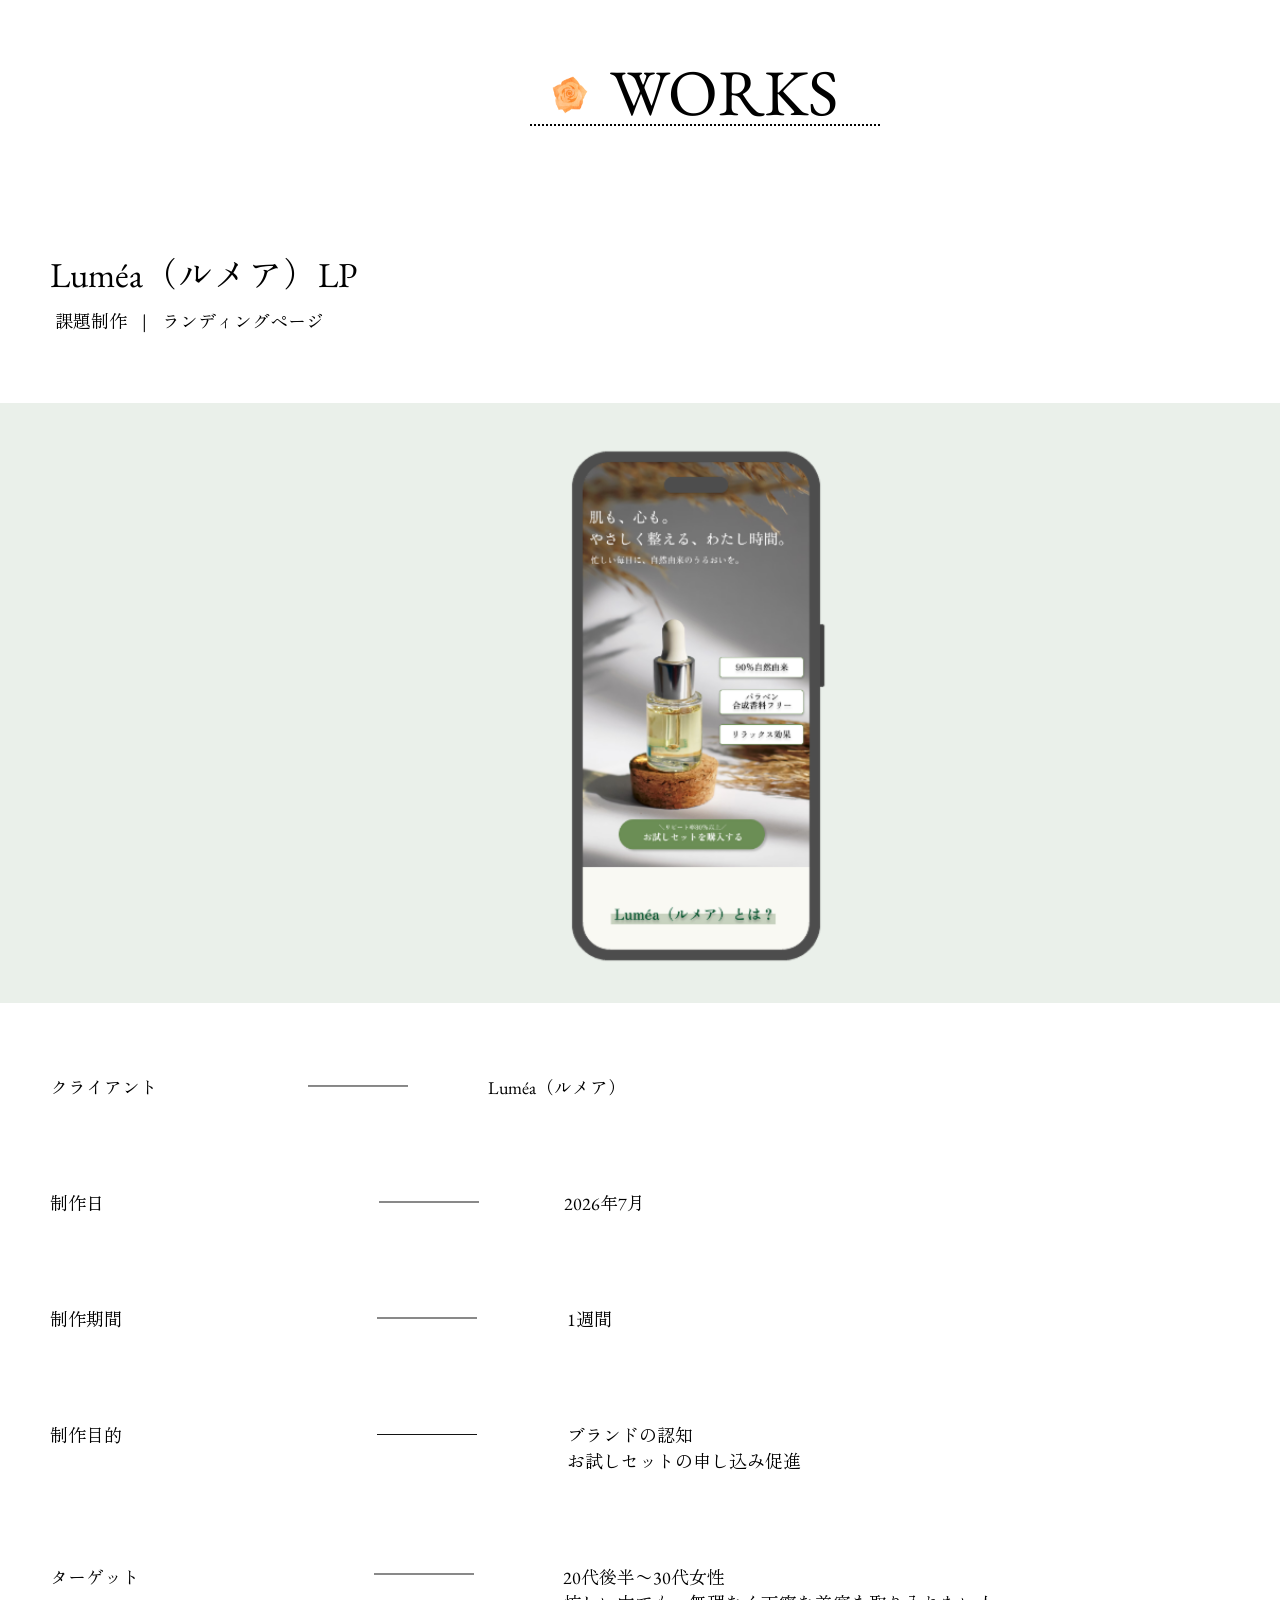
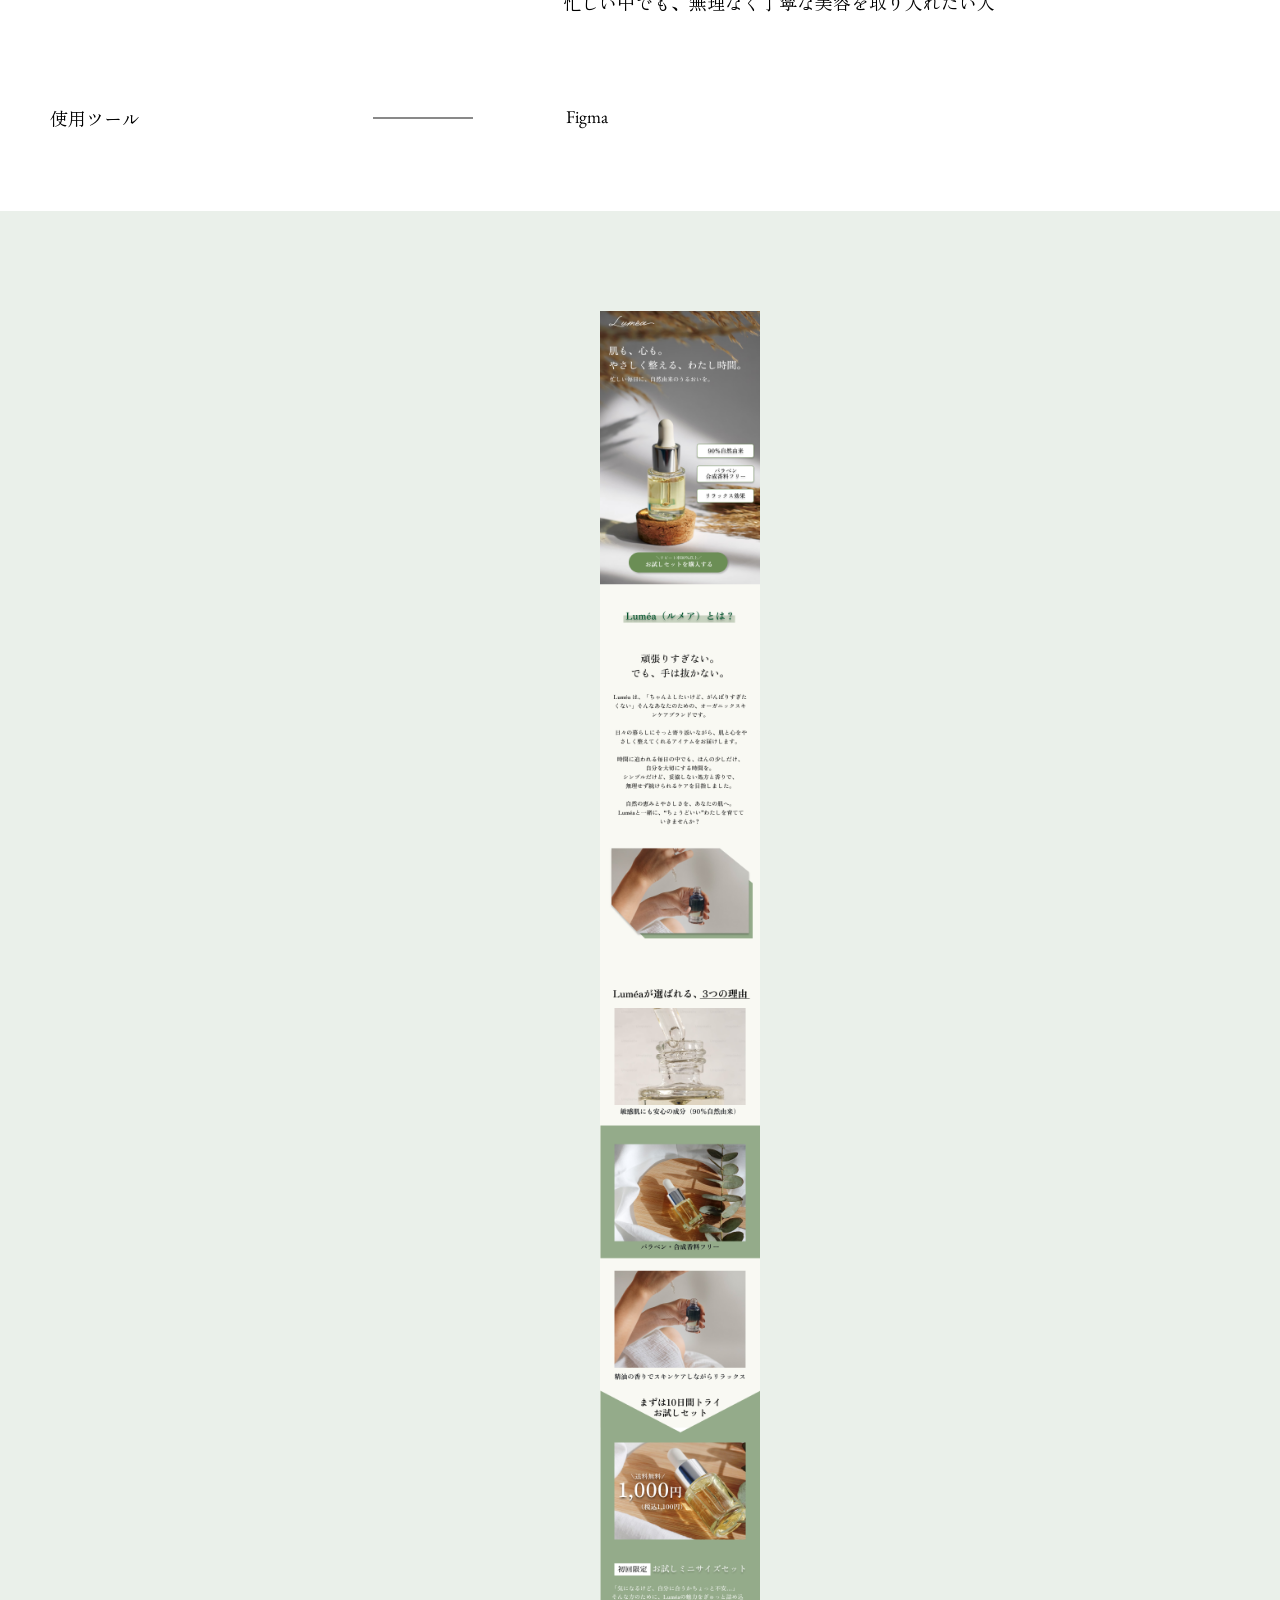
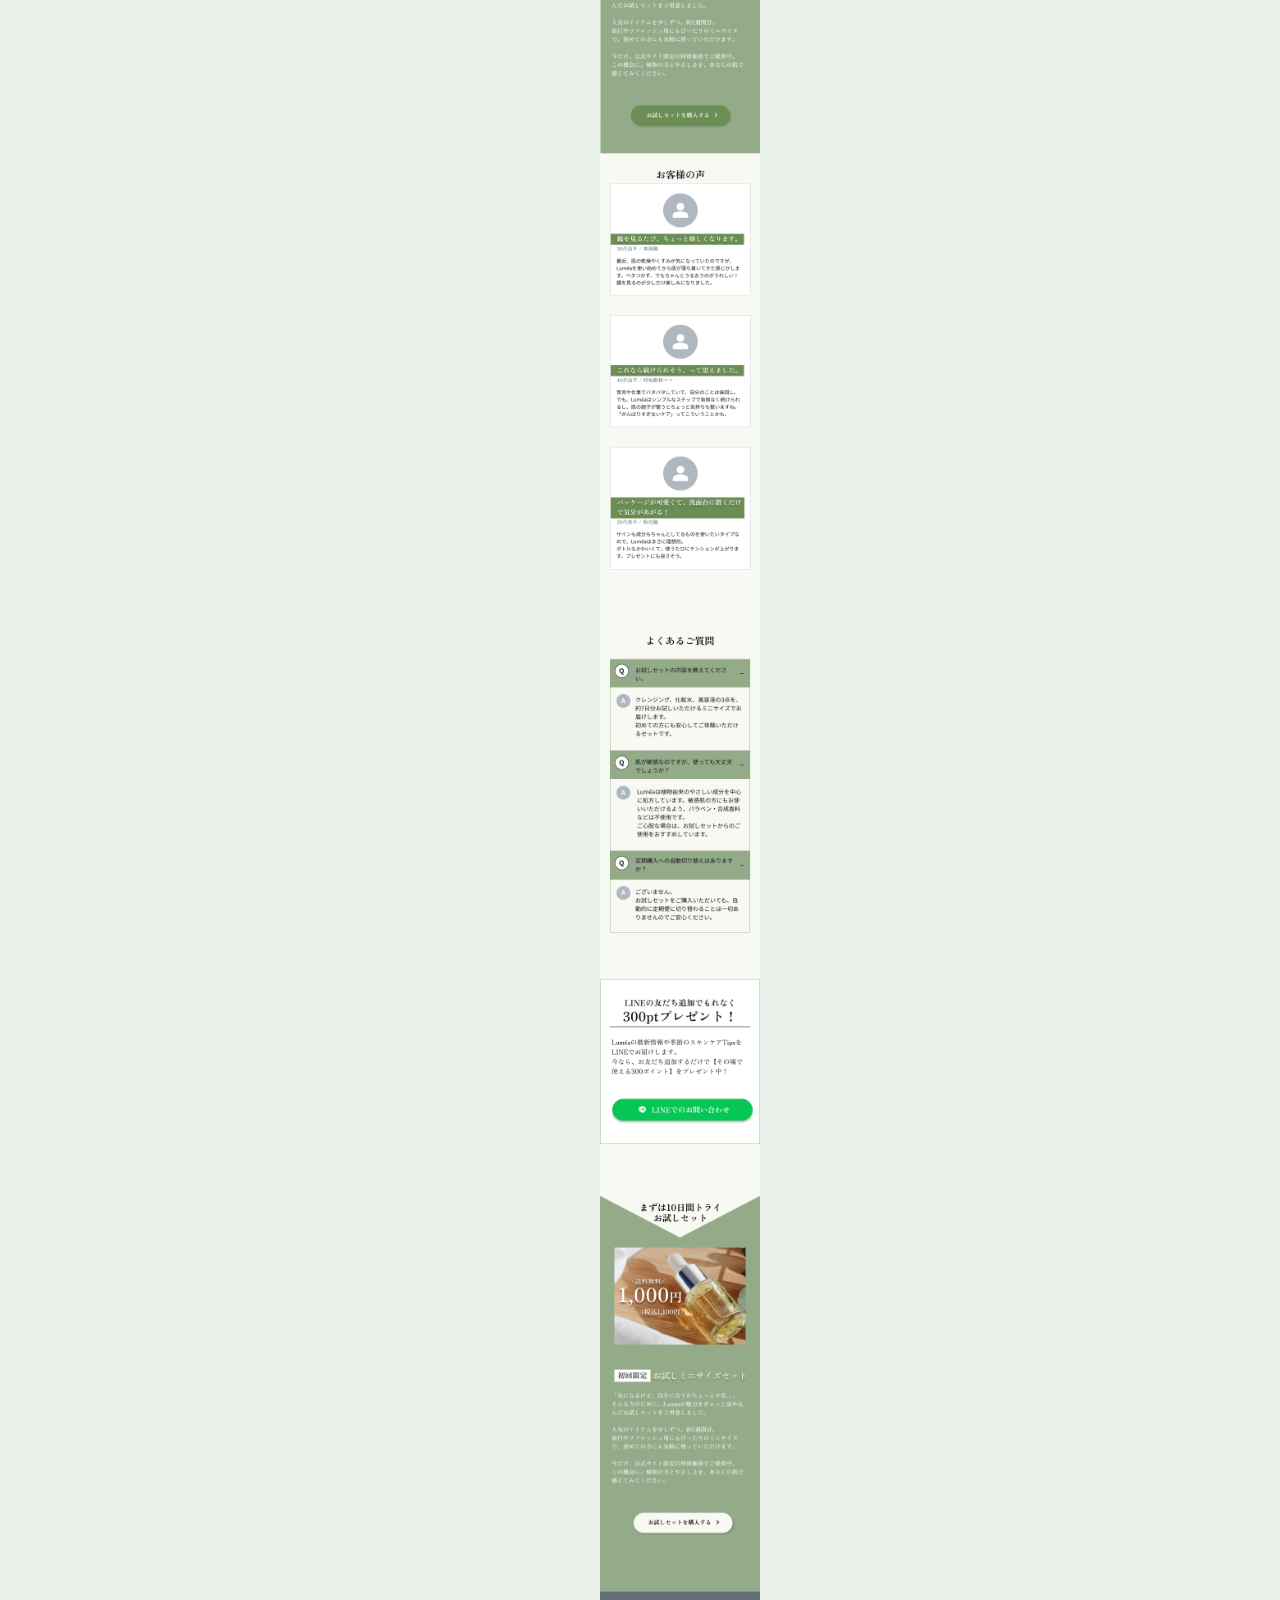
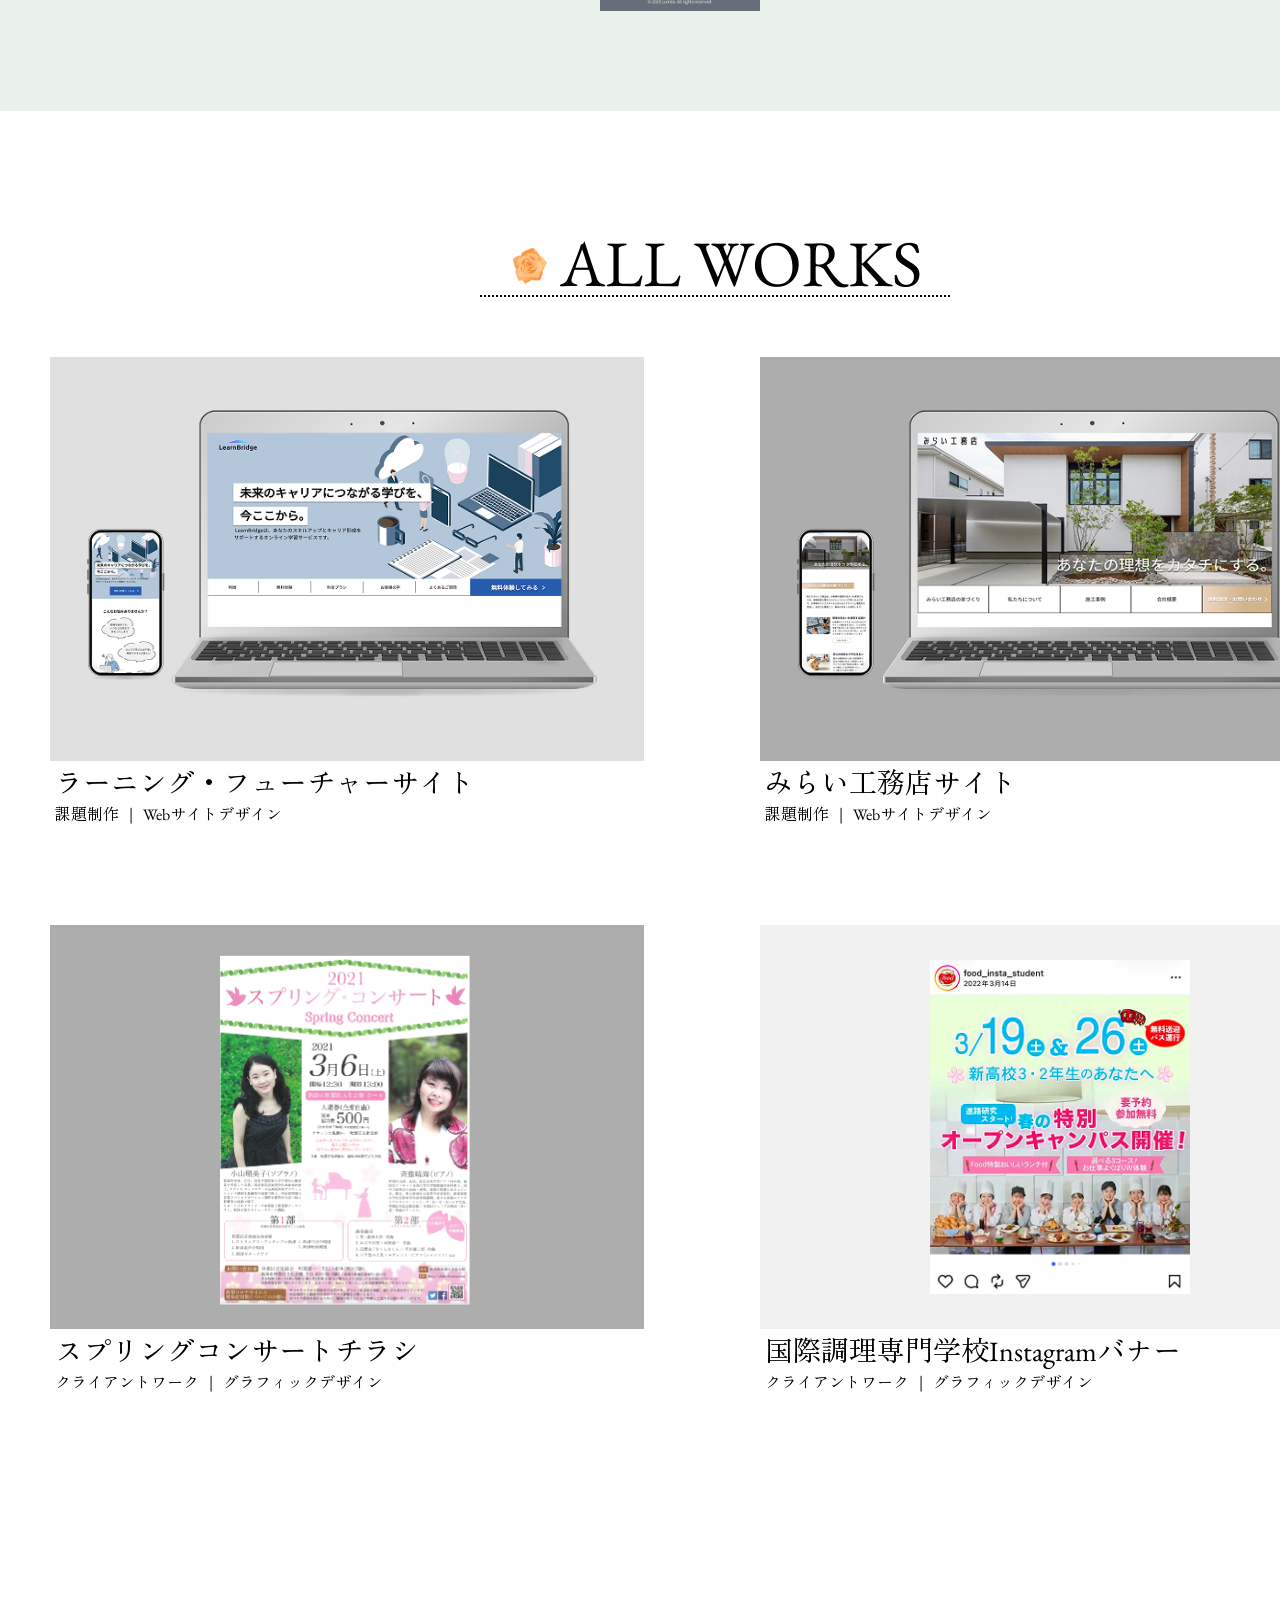
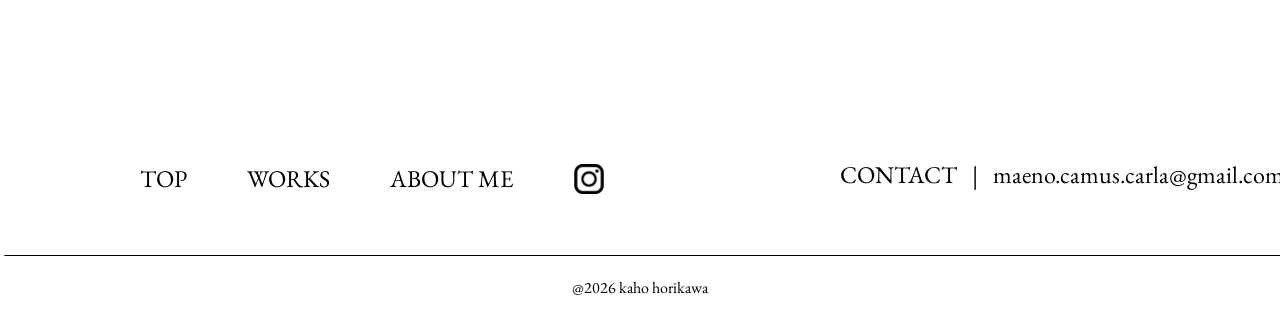
<file: sakuhin5/index-sakuhin5.html>
<!DOCTYPE html>
<html lang="ja">
 <head>
    <meta charset="UTF-8">
    <meta name="viewport" content="width=device-width, initial-scale=1.0" />
    <link rel="preconnect" href="https://fonts.googleapis.com">
    <link rel="preconnect" href="https://fonts.gstatic.com" crossorigin>

    <!-- 英字 -->
    <link href="https://fonts.googleapis.com/css2?family=EB+Garamond:ital,wght@0,400..800;1,400..800&family=Hachi+Maru+Pop&display=swap" rel="stylesheet">

    <!-- 日本語 -->
    <link href="https://fonts.googleapis.com/css2?family=EB+Garamond:ital,wght@0,400..800;1,400..800&family=Hachi+Maru+Pop&family=Zen+Old+Mincho&display=swap" rel="stylesheet">

     <!-- CSS -->
     <link rel="stylesheet" href="style-sakuhin5.css">
     <link
       rel="stylesheet"
        href="https://cdnjs.cloudflare.com/ajax/libs/font-awesome/5.15.4/css/all.min.css"
        integrity="sha512-1ycn6IcaQQ40/MKBW2W4Rhis/DbILU74C1vSrLJxCq57o941Ym01SwNsOMqvEBFlcgUa6xLiPY/NS5R+E6ztJQ=="
        crossorigin="anonymous"
        referrerpolicy="no-referrer"
      />
      <link
        rel="stylesheet"
        href="https://unpkg.com/swiper/swiper-bundle.min.css"
      />
  </head>

 <body class="portfolio">
   <div class="sakuhin" id="sakuhin">
     <img class="ikon" src="27444983.png">
     <h1 class="midashi">WORKS</h1>
     <div class="komidashi">Luméa（ルメア）LP</div>
     <div class="syoukai">
       <div>課題制作</div>
       <div>|</div>
       <div>ランディングページ</div>
     </div>

     <div class="sakuhin1">
       <img class="future" src="LP.png">
     </div>

     <div class="kuraiant">
       <img class="ikon3" src="IMG_9248.PNG">
       <div class="moji1">クライアント</div>
       <img class="read-arrow" src="yokosen.svg" alt="">
       <div class="moji2">Luméa（ルメア）</div>
     </div>

     <div class="seisakubi">
       <img class="ikon3" src="IMG_9248.PNG">
       <div class="moji3">制作日</div>
       <img class="read-arrow1" src="yokosen.svg" alt="">
       <div class="moji4">2026年7月</div>
     </div>

     <div class="kikan">
       <img class="ikon3" src="IMG_9248.PNG">
       <div class="moji5">制作期間</div>
       <img class="read-arrow2" src="yokosen.svg" alt="">
       <div class="moji6">1週間</div>
     </div>

     <div class="mokuteki">
       <img class="ikon3" src="IMG_9248.PNG">
       <div class="mojii7">制作目的</div>
       <img class="read-arrow3" src="yokosen.svg" alt="">
       <div class="moji8">ブランドの認知<br>お試しセットの申し込み促進</div>
     </div>

     <div class="target">
       <img class="ikon3" src="IMG_9248.PNG">
       <div class="moji9">ターゲット</div>
       <img class="read-arrow4" src="yokosen.svg" alt="">
       <div class="moji10">20代後半〜30代女性<br>忙しい中でも、無理なく丁寧な美容を取り入れたい人</div>
     </div>

     <div class="turu">
       <img class="ikon3" src="IMG_9248.PNG">
       <div class="moji11">使用ツール</div>
       <img class="read-arrow5" src="yokosen.svg" alt="">
       <div class="moji12">Figma</div>
     </div>

     <div class="seisaku">
       <img class="PC" src="LPデザイン.png">
     </div>

     <div class="all">
       <img class="ikon2" src="27444983.png">
       <h1 class="midashi2">ALL WORKS</h1>

       <div class="sonota">
         <div class="koumu">
           <div class="sakuhin2-haikei">
             <a href="../sakuhin/index-sakuhin.html">
               <img class="sakuhin2" src="future.png" alt="フューチャーサイト">
             </a>
           </div>
           <a href="../sakuhin/index-sakuhin.html" class="midashi3">ラーニング・フューチャーサイト</a>
           <div class="syoukai2">
             <div>課題制作</div>
             <div>|</div>
             <div>Webサイトデザイン</div>
           </div>
          </div>

          <div class="spring">
           <div class="sakuhin3-haikei">
             <a href="../sakuhin2/index-sakuhin2.html">
               <img class="sakuhin3" src="koumu.png" alt="みらい工務店">
             </a>
           </div>
           <a href="../sakuhin2/index-sakuhin2.html" class="midashi1">みらい工務店サイト</a>
           <div class="syoukai1">
             <div>課題制作</div>
             <div>|</div>
             <div>Webサイトデザイン</div>
           </div>
          </div>

          <div class="buner">
           <div class="sakuhin3-haikei">
             <a href="../sakuhin3/index-sakuhin3.html">
               <img class="sakuhin4" src="spring.png" alt="コンサートチラシ">
             </a>
           </div>
           <a href="../sakuhin3/index-sakuhin3.html" class="midashi3">スプリングコンサートチラシ</a>
           <div class="syoukai2">
             <div>クライアントワーク</div>
             <div>|</div>
             <div>グラフィックデザイン</div>
           </div>
         </div>

         <div class="buner">
           <div class="sakuhin4-haikei">
             <a href="../sakuhin4/index-sakuhin4.html">
               <img class="sakuhin5" src="opencanpus.jpg" alt="オーキャンバナー">
             </a>
           </div>
           <a href="../sakuhin4/index-sakuhin4.html" class="midashi3">国際調理専門学校Instagramバナー</a>
           <div class="syoukai2">
             <div>クライアントワーク</div>
             <div>|</div>
             <div>グラフィックデザイン</div>
           </div>
         </div>
       </div>
     </div>

     <footer>
        <div class="last">
         <div class="clik">
           <a href="../index.html" class="nav-link">TOP</a>
           <a href="#sakuhin" class="nav-link">WORKS</a>
           <a href="../ME/index-me.html" class="nav-link">ABOUT ME</a>
           <a href="https://www.instagram.com/hoorii0502/" target="_blank" rel="noopener noreferrer" class="instagram">
             <img class="instagram" src="Instagram.png">
           </a>
         </div>
         <div class="contact">
           <div>CONTACT</div>
           <div>|</div>
           <a href="mailto:maeno.camus.carla@gmail.com">
             maeno.camus.carla@gmail.com
           </a>
         </div>
        </div>
     </footer>
     <div class="last2">
       <img class="kasen" src="kasen.svg" alt="">
       <p>@2026 kaho horikawa</p>
     </div>
   </div>
 </body>
</html>
</file>
<file: css/style.css>
@charset "utf-8";

body {
  font-family: "EB Garamond", "Zen Old Mincho", serif;
}

.top {
    position: relative;
    width: 100%;
    height: 100vh;
}

.top-rose {
    width: 767px;
    height: 767px;
    position: absolute;
    top: 50%;
    left: 50%;
    transform: translate(-50%, -50%);
}

.title {
    position: absolute;
    top: 50px;
    left: 250px;
    font-size: 100px;
    line-height: 0.9;
    z-index: 2;
}

.circle-text {
  position: absolute;
  inset: 0;
  width: 40%;
  height: 40%;
  top: 50%;
  left: 45%;
  overflow: visible;
  animation: rotate-circle 30s linear infinite;
}

.title3 {
  fill: #222;
  font-size: 12px;
  letter-spacing: 3px;
  font-family: sans-serif;
}

@keyframes rotate-circle {
  from {
    transform: rotate(0deg);
  }
  to {
    transform: rotate(360deg);
  }
}

.ikon {
    width: 60px;
    height: 50px;
    margin-left: 60px;
}

.daimei1 {
    font-size: 65px;
    margin-left: 115px;
    margin-top: -80px;
}

.daimei1::after {
  content: "";
  display: block;
  width: 320px; 
  border-bottom: 2px dotted #000;
  margin-top: -10px;
  margin-left: -45px;
}

.shita {
  height: 150px;
  margin-left: 700px;
  margin-top: 20px;
  margin-bottom: 150px;
}

.sakuhin1 {
    width: 544px;
    height: 394px;
    margin-left: 20px;
}

.sakuhin2 {
    width: 544px;
    height: 394px;
    margin-left: 20px;
}

.sakuhin1-haikei {
    width: 594px;
    height: 404px;
    margin-left: 20px;
    background-color: #E0E0E0;
}

.sakuhin {
    display: grid;
    grid-template-columns: 450px 450px;
    gap: 260px;
    row-gap: 100px;
    margin-left: 50px;
    margin-top: 60px;
}

.sakuhin2-haikei {
    width: 594px;
    height: 404px;
    background-color: #898989;
}

.midashi {
    margin-top: 10px;
    font-size: 28px;
    margin-left: 5px;
    color: #000;
    text-decoration: none;
    display: inline-block;
  position: relative;
  cursor: pointer;
}

.midashi::after {
  content: "";
  position: absolute;
  left: 0;
  bottom: 1px;
  width: 100%;
  height: 1px;
  background-color: #000;

  transform: scaleX(0);
  transform-origin: left;
  transition: transform 0.4s ease;
}

.midashi:hover::after {
  transform: scaleX(1);
}

.midashi1 {
    margin-top: 10px;
    font-size: 28px;
    margin-left: 20px;
    color: #000;
    text-decoration: none;
    display: inline-block;
  position: relative;
  cursor: pointer;
}

.midashi1::after {
  content: "";
  position: absolute;
  left: 0;
  bottom: 1px;
  width: 100%;
  height: 1px;
  background-color: #000;

  transform: scaleX(0);
  transform-origin: left;
  transition: transform 0.4s ease;
}

/* カーソルを合わせたとき */
.midashi1:hover::after {
  transform: scaleX(1);
}

.syoukai {
    display: flex;
    align-items: center;
    gap: 10px;
    margin-left: 5px;
}

.syoukai1 {
    display: flex;
    align-items: center;
    gap: 10px;
    margin-left: 22px;
}

.sakuhin3-haikei {
    width: 594px;
    height: 404px;
    margin-left: 20px;
    background-color: #ADADAD;
}

.sakuhin4-haikei {
    width: 594px;
    height: 404px;
    background-color: #F1F1F1;
}

.sakuhin5-haikei {
    width: 594px;
    height: 404px;
    background-color: #eaf0ea;
}

.sakuhin3 {
    margin-left: 170px;
    margin-top: 30px;
}

.sakuhin4 {
    margin-left: 170px;
    margin-top: 30px;
}

.sakuhin5 {
    width: 350px;
    height: 350px;
    margin-left: 120px;
    margin-top: 30px;
}

.ikon2 {
    width: 60px;
    height: 50px;
    margin-left: 900px;
    margin-top: 200px;
}

.daimei2 {
    font-size: 65px;
    margin-left: 960px;
    margin-top: -75px;
}

.daimei2::after {
  content: "";
  display: block;
  width: 430px; 
  border-bottom: 2px dotted #000;
  margin-top: -10px;
  margin-left: -60px;
}

.naiyou {
    background-color: #2C2C2C;
    width: 100%;
    height: 450px;
    margin-top: 60px;
    display: flex;
}

.mephoto {
    width: 600px;
    height: 450px;
    margin-left: 30px;
}

.whiterose {
    width: 440px;
    height: 440px;
    display: block;
    opacity: 0.3;
    margin-left: 140px;
}

.syokai {
    position: absolute;
    top: 80px;
    left: 140px;
    width: 550px;

    color: white;
    font-size: 20px;
    line-height: 1.6;
    letter-spacing: 2px;
    margin-top: 10px;

    z-index: 2;
}

.syosai-left {
    width: 50%;
    height: 500px;
    position: relative;
    overflow: hidden;
}

.read {
    color: white;
    font-size: 24px;
    margin-left: 80px;
    margin-top: 40px;

    z-index: 2;
    text-decoration: none;
}

.read-arrow {
    display: block;
    width: 260px;
    margin-left: 30px;
}

.read-1 {
    position: absolute;
    top: 290px;
    left: 200px;
    z-index: 3;
    width: 260px;
}

.clik {
    display: flex;
    align-items: center;
    font-size: 24px;
    gap: 60px;
    margin-top: 140px;
    margin-left: 140px;
}

.instagram {
    width: 30px;
    height: 30px;
    cursor: pointer;
    transition: opacity 0.3s ease;
}

.instagram:hover {
  opacity: 0.6;
}

.contact {
    display: flex;
    align-items: center;
    font-size: 24px;
    gap: 15px;
    margin-top: -35px;
    margin-left: 830px;
    margin-bottom: 50px;
}

.kasen {
    width: 1330px;
    margin-top: 10px;
}

.last2 {
    text-align: center;
    margin-top: -25px;
}

.kasen p {
    font-size: 18px;
    margin-top: 10px;
}

.nav-link {
  color: #000;
  text-decoration: none;
  cursor: pointer;
}

.nav-link:hover {
  text-decoration: underline;
}

html {
  scroll-behavior: smooth;
}

.contact a {
    color: #000;
    text-decoration: none;
}

.contact a:hover {
    text-decoration: underline;
}

@media screen and (max-width: 600px) {

body {
    width: 375px;
    margin-left: auto;
    margin-right: auto;
    position: relative;
}

.top {
    position: relative;
    width: 100%;
    height: 400px;
}

.top-rose {
    width: 290px;
    height: 290px;
    margin-left: 50;
    position: absolute;
    transform: translate(-50%, -50%);
}

.title {
    position: absolute;
    top: 50px;
    left: calc(50% - 160px);
    transform: none;
    font-size: 48px;
    line-height: 0.9;
    z-index: 2;
}

.circle-text {
    position: absolute;
    width: 150px;
    height: 150px;
    top: 50%;
    left: calc(50% - 1px);
    transform: translateX(-50%);
    overflow: visible;
    animation: rotate-circle 30s linear infinite;
}

.title3 {
  fill: #222;
  font-size: 10px;
  letter-spacing: 3px;
  font-family: sans-serif;
}

.shita {
    height: 55px;
    margin-left: calc(50% - 1px);
    margin-top: 0;
    margin-bottom: 50px;
}

.daimei1 {
    font-size: 20px;
    margin-left: 55px;
    margin-top: -30px;
}

.ikon {
    width: 25px;
    height: 20px;
    margin-left: 30px;
    margin-top: 60px;
}

.daimei1::after {
  content: "";
  display: block;
  width: 100px; 
  border-bottom: 2px dotted #000;
  margin-top: 0;
  margin-left: -25px;
}

.sakuhin {
    display: grid;
    grid-template-columns: 350px;
    row-gap: 50px;
    margin-left: 30px;
    margin-top: 60px;
}

.sakuhin1 {
    width: 320px;
    height: 240px;
    margin-left: 10px;
}

.sakuhin1-haikei {
    width: 340px;
    height: 230px;
    margin-left: 10px;
    background-color: #E0E0E0;
}

.sakuhin2 {
    width: 320px;
    height: 240px;
    margin-left: 10px;
}

.sakuhin2-haikei {
    width: 340px;
    height: 230px;
    margin-left: 10px;
    background-color: #898989;
}

.sakuhin3 {
    margin-left: 60px;
    margin-top: 20px;
    margin-left: 105px;
    width: 130px;
    height: 185px;
}

.sakuhin4 {
    margin-left: 90px;
    margin-top: 20px;
    width: 150px;
    height: 190px;
}

.sakuhin3-haikei {
  width: 340px;
  height: 230px;
  margin-left: 10px;
  background-color: #ADADAD;
}

.sakuhin4-haikei {
    width: 340px;
    height: 230px;
    margin-left: 10px;
    background-color: #F1F1F1;
}

.sakuhin5-haikei {
    width: 340px;
    height: 230px;
    margin-left: 10px;
    background-color: #eaf0ea;
}

.sakuhin5 {
    margin-left: 80px;
    margin-top: 25px;
    width: 180px;
    height: 190px;
}

.syoukai {
    display: flex;
    align-items: center;
    gap: 10px;
    margin-left: 10px;
}

.syoukai1 {
    display: flex;
    width: 100%;
    align-items: center;
    gap: 10px;
    margin-left: 10px;
}

.midashi1 {
  margin-top: 5px;
  font-size: 16px;
  color: #000;
  text-decoration: none;
  display: inline-block;
  position: relative;
  cursor: pointer;
  margin-left: 10px;
}

.midashi {
  margin-top: 5px;
  margin-left: 10px;
  font-size: 16px;
  color: #000;
  text-decoration: none;
  display: inline-block;
  position: relative;
  cursor: pointer;
}

.naiyou {
  background-color: #2C2C2C;
  width: 340px;
  height: 390px;
  margin-left: 20px;
  margin-top: 40px;
  box-sizing: border-box;

  display: flex;
  flex-direction: column;
  align-items: center;
}

.syokai {
    position: absolute;
    top: 50px;
    left: -60px;
    width: 300px;

    color: white;
    font-size: 14px;
    line-height: 1.6;
    letter-spacing: 2px;
    margin-top: 10px;

    z-index: 2;
}

.syosai-left {
    width: 340;
    height: 390;
    position: relative;
    overflow: visible;

    display: flex;
    flex-direction: column;
    align-items: center;
}

.read-arrow {
    display: flex;
    width: 110px;
}

.read-1 {
    position: static;
    width: 100%;
    margin-left: 50;
    margin-top: -50px;
    z-index: 3;
}

.read {
    display: inline-block;
    color: white;
    font-size: 14px;
    margin: 0;
    text-decoration: none;
    margin-left: 45px;
}

.mephoto {
    display: block;
    width: 340px;
    height: 290;
    margin-top: 60px;
    object-fit: cover;
    margin-left: 0;
}

.ikon2 {
    width: 25px;
    height: 20px;
    margin-left: 225px;
    margin-top: 130px;
    transform: translateY(-8px);
}

.daimei2 {
    font-size: 20px;
    margin-left: 250px;
    margin-top: -37px;
}

.daimei2::after {
  content: "";
  display: block;
  width: 145px; 
  margin-top: 2px;
  margin-left: -35px;
  border-bottom: 2px dotted #000;
}

.whiterose {
    width: 350px;
    height: 350px;
    display: block;
    opacity: 0.3;
    margin-top: 0;
    margin-left: 0;
}

.last {
    display: flex;
    margin-top: 300px;
    flex-direction: column;
    align-items: flex-start;
    gap: 30px;
    margin-left: 30px;
}

.contact {
    display: flex;
    align-items: center;
    font-size: 14px;
    gap: 15px;
    margin-left: 30px;
    margin-bottom: 50px;
    margin-top: 5px;
}

.clik {
    display: flex;
    align-items: center;
    font-size: 14px;
    gap: 30px;
    margin-top: 160px;
    margin-left: 30px;
    white-space: nowrap;
}

.instagram {
    width: 20px;
    height: 20px;
    cursor: pointer;
    transition: opacity 0.3s ease;
}

.last2 {
  display: none;
}

}

@media screen and (min-width: 1441px) {

body {
  width: 1440px;
  margin-left: auto;
  margin-right: auto;
}


}
</file>
<file: ME/style-me.css>
@charset "utf-8";

body {
  font-family: "EB Garamond", "Zen Old Mincho", serif;
  width: 100%;
  margin: 0;
  padding: 0;
}

.midashi {
    font-size: 65px;
    margin-left: 560px;
    margin-top: -75px;
    font-weight: 400;
}

.midashi::after {
  content: "";
  display: block;
  width: 470px; 
  border-bottom: 2px dotted #000;
  margin-top: -10px;
  margin-left: -90px;

}

.ikon {
    width: 60px;
    height: 50px;
    margin-left: 490px;
    margin-top: 70px;
}

.me {
    width: 900px;
    height: 500px;
    display: block;
    margin-left: auto;
    margin-top: 80px;
}

.bluerose {
    width: 450px;
    height: 600px;
    position: absolute;
    left: -150px;
    bottom: -40%;
    z-index: 2;
    transform: rotate(-15deg);
}

.about-photo {
    position: relative;
    width: fit-content;
    margin-left: auto;
}

.pr {
    text-align: right;
    font-size: 16px;
    margin-top: 50px;
    margin-right: 50px;
}

.komidashi {
    margin-right: 10px;
    font-size: 24px;
}

.midashi2 {
    font-size: 65px;
    margin-left: 620px;
    margin-top: 300px;
}

.ikon2 {
    width: 30px;
    height: 30px;
    margin-left: 180px;
    margin-top: 130px;
}

.title {
    font-size: 32px;
    margin-left: 225px;
    margin-top: -45px;
}

.read-arrow2 {
    display: none;
}

.read-arrow3 {
    display: none;
}

.skills {
    display: flex;
    gap: 100px;
    margin-top: -40px;
}

.read-arrow {
    height: 300px;
    margin-top: 90px;
    margin-left: 20px;
}

.coding {
    margin-left: -130px;
}

.desin2 {
    margin-top: 20px;
    margin-left: 180px;
    font-size: 16px;
}

.coding2 {
    margin-top: 20px;
    margin-left: 180px;
    font-size: 16px;
}

.soft {
    display: flex;
    margin-left: 180px;
    margin-top: 30px;
    gap: 10px;
}

.sof2 {
    display: flex;
    margin-left: 180px;
    margin-top: 30px;
    gap: 10px;
}

.circle1 {
    width: 142px;
    height: 40px;
    background: #000000;
    border-radius: 30px 30px 30px 30px;
    display: flex;
    justify-content: center;
    align-items: center;
    font-size: 16px;
    color: #FFFFFF;
}

.circle2 {
    width: 142px;
    height: 40px;
    background: #000000;
    border-radius: 30px 30px 30px 30px;
    display: flex;
    justify-content: center;
    align-items: center;
    font-size: 16px;
    color: #FFFFFF;
}

.circle3 {
    width: 100px;
    height: 40px;
    background: #000000;
    border-radius: 30px 30px 30px 30px;
    display: flex;
    justify-content: center;
    align-items: center;
    font-size: 16px;
    color: #FFFFFF;
}

.circle4 {
    width: 105px;
    height: 40px;
    background: #000000;
    border-radius: 30px 30px 30px 30px;
    display: flex;
    justify-content: center;
    align-items: center;
    font-size: 16px;
    color: #FFFFFF;
}

.circle5 {
    width: 75px;
    height: 40px;
    background: #000000;
    border-radius: 30px 30px 30px 30px;
    display: flex;
    justify-content: center;
    align-items: center;
    font-size: 16px;
    color: #FFFFFF;
}

.circle6 {
    width: 130px;
    height: 40px;
    background: #000000;
    border-radius: 30px 30px 30px 30px;
    display: flex;
    justify-content: center;
    align-items: center;
    font-size: 16px;
    color: #FFFFFF;
}

.title2 {
    font-size: 65px;
    margin-left: 520px;
    margin-top: 300px;
}

.STRENGTHS {
  position: relative;
  width: 100%;
  height: 750px;
}

.komidashi2 {
    font-size: 24px;
}

.number1 {
    font-size: 28px;
}

.yokosen {
    display: none;
}

.Communication1 {
    margin-top: 50px;
    margin-left: 100px;
}

.Communication2 {
    margin-top: 20px;
    font-size: 16px;
}

.Communication3 {
    margin-top: 60px;
    margin-left: 300px;
}

.Communication4 {
    margin-top: 60px;
    margin-left: 100px;
}

.tankyu {
    margin-top: 20px;
    font-size: 16px;
}

.taiou {
    margin-top: 20px;
    font-size: 16px;
}

.pink {
    width: 500px;
    height: 500px;
    margin-left: 900px;
    margin-top: -500px;
    opacity: 0.5;
}

.pink2 {
    display: none;
}

.midashi3 {
    font-size: 65px;
    margin-left: 540px;
    margin-top: 300px;
}

.umare {
    display:flex;
    flex-direction: column;
    margin-top: 50px;
}

.u2001 {
  display:flex;
  align-items:center;
  gap:20px;
}

.maru {
    width: 20px;
    height: 20px;
    background-color: #898989;
    margin-left: 270px;
    border-radius: 50%;
}

.number {
    font-size: 20px;
}

.nakami {
    font-size: 16px;
    margin-left: 60px;
    position: relative;
    top: 20px
}


.u2019 {
  display:flex;
  align-items:center;
  gap:20px;
  margin-top: 60px;
}

.nakami2 {
    font-size: 16px;
    margin-left: 60px;
    position: relative;
    top: 10px
}

.u2021 {
  display:flex;
  align-items:center;
  gap:20px;
  margin-top: 40px;
}

.u2026 {
  display:flex;
  align-items:center;
  gap:20px;
  margin-top: 60px;
}

.midashi4 {
    font-size: 65px;
    margin-left: 640px;
    margin-top: 300px;
}

.komidashi3 {
    font-size: 16px;
    margin-left: 642px;
    margin-top: -15px;
}

.photo {
    display: grid;
    grid-template-columns: repeat(3, 400px);
    column-gap: 20px;
    row-gap: 15px;
    margin-top: 70px;
    margin-left: 95px;
}

.goofy {
    width: 400px;
    height: 390px;
    display: block;
}

.photo1 {
    position: relative;
    width: 400px; 
    overflow: hidden;
}

.setumei1 {
    position: absolute;
    top: 0;
    left: 0;
    width: 100%;
    height: 100%;

    background-color: rgba(0, 0, 0, 0.45);

    display: flex;
    justify-content: center;
    align-items: center;

    opacity: 0;
    transition: opacity 0.3s ease;
}

.setumei1 p {
  color: white;
  font-size: 24px;
  margin: 0;
  text-align: center;
}

.photo1:hover .setumei1 {
  opacity: 1;
}

.setumei1-1 {
    display: none;
}

.photo2 {
    position: relative;
    width: 400px; 
    overflow: hidden;
}

.setumei2-1 {
    display: none;
}

.cafe {
    width: 400px;
    height: 390px;
    display: block;
}

.photo2:hover .setumei2 {
  opacity: 1;
}

.setumei2 p {
  color: white;
  font-size: 24px;
  margin: 0;
  text-align: center;
}

.setumei2 {
    position: absolute;
    top: 0;
    left: 0;
    width: 100%;
    height: 100%;

    background-color: rgba(0, 0, 0, 0.45);

    display: flex;
    justify-content: center;
    align-items: center;

    opacity: 0;
    transition: opacity 0.3s ease;
}

.photo3 {
    position: relative;
    width: 400px; 
    overflow: hidden;
}

.setumei3-1 {
    display: none;
}

.funny {
    width: 400px;
    height: 390px;
    display: block;
}

.photo3:hover .setumei3 {
  opacity: 1;
}

.setumei3 p {
  color: white;
  font-size: 24px;
  margin: 0;
  text-align: center;
}

.setumei3 {
    position: absolute;
    top: 0;
    left: 0;
    width: 100%;
    height: 100%;

    background-color: rgba(0, 0, 0, 0.45);

    display: flex;
    justify-content: center;
    align-items: center;

    opacity: 0;
    transition: opacity 0.3s ease;
}

.photo4 {
    position: relative;
    width: 400px; 
    overflow: hidden;
}

.pet {
    width: 400px;
    height: 390px;
    display: block;
}

.photo4:hover .setumei4 {
  opacity: 1;
}

.setumei4 p {
  color: white;
  font-size: 24px;
  margin: 0;
  text-align: center;
}

.setumei4 {
    position: absolute;
    top: 0;
    left: 0;
    width: 100%;
    height: 100%;

    background-color: rgba(0, 0, 0, 0.45);

    display: flex;
    justify-content: center;
    align-items: center;

    opacity: 0;
    transition: opacity 0.3s ease;
}

.setumei4-1 {
    display: none;
}

.photo5 {
    position: relative;
    width: 400px; 
    overflow: hidden;
}

.hobby {
    width: 400px;
    height: 390px;
    display: block;
}

.photo5:hover .setumei5 {
  opacity: 1;
}

.setumei5 p {
  color: white;
  font-size: 24px;
  margin: 0;
  text-align: center;
}

.setumei5 {
    position: absolute;
    top: 0;
    left: 0;
    width: 100%;
    height: 100%;

    background-color: rgba(0, 0, 0, 0.45);

    display: flex;
    justify-content: center;
    align-items: center;

    opacity: 0;
    transition: opacity 0.3s ease;
}

.setumei5-1 {
    display: none;
}

.photo6 {
    position: relative;
    width: 400px; 
    overflow: hidden;
}

.bae {
    width: 400px;
    height: 390px;
    display: block;
}

.photo6:hover .setumei6 {
  opacity: 1;
}

.setumei6 p {
  color: white;
  font-size: 24px;
  margin: 0;
  text-align: center;
}

.setumei6 {
    position: absolute;
    top: 0;
    left: 0;
    width: 100%;
    height: 100%;

    background-color: rgba(0, 0, 0, 0.45);

    display: flex;
    justify-content: center;
    align-items: center;

    opacity: 0;
    transition: opacity 0.3s ease;
}

.setumei6-1 {
    display: none;
}

.last {
    margin-top: 170px;
}

.clik {
    display: flex;
    align-items: center;
    font-size: 24px;
    gap: 60px;
    margin-top: 50px;
    margin-left: 140px;
}

.instagram {
    width: 30px;
    height: 30px;
}

.contact {
    display: flex;
    align-items: center;
    font-size: 24px;
    gap: 15px;
    margin-top: -35px;
    margin-left: 840px;
    margin-bottom: 50px;
}

.kasen {
    width: 1330px;
    margin-top: 10px;
}

.last2 {
    text-align: center;
}

.kasen p {
    font-size: 18px;
    margin-top: 10px;
}

.nav-link {
  color: #000;
  text-decoration: none;
  cursor: pointer;
}

.nav-link:hover {
  text-decoration: underline;
}

html {
  scroll-behavior: smooth;
}

.contact a {
    color: #000;
    text-decoration: none;
}

.contact a:hover {
    text-decoration: underline;
}

@media screen and (max-width: 600px) {

body {
        width: 375px;
        margin-left: auto;
        margin-right: auto;
}

.midashi {
    font-size: 20px;
    margin-top: -30px;
    margin-left: 145px;
    position: relative;
    width: fit-content;
}

.midashi::after {
  content: "";
  display: block;
  width: 145px; 
  border-bottom: 2px dotted #000;
  margin-top: 0px;
  margin-left: -30px;

}

.ikon {
    width: 25px;
    height: 20px;
    margin-left: 120px;
    margin-top: 40px;
}

.me {
    width: 280px;
    height: 170px;
    display: block;
    margin: 0;
}

.aboutme {
    width: 370px;
    margin-left: 0px;
}

.about-photo {
    position: relative;
    width: 280px;
    margin-left: 95px;
    margin-top: 50px;
}

.bluerose {
    width: 115px;
    height: 155px;
    position: absolute;
    left: -10%;
    bottom: -20%;
    margin: 0;
    z-index: 2;
    transform: rotate(-15deg);
}

.pr {
    text-align: left;
    font-size: 14px;
    margin-top: 50px;
    margin-left: 20px;
}

.komidashi {
    font-size: 16px;
    margin-top: 20px;
}

.midashi2 {
    font-size: 20px;
    margin-left: 150px;
    margin-top: 110px;
}

.ikon2 {
    width: 14px;
    height: 16px;
    margin-top: 30px;
    margin-left: 0px;
}

.desin2 {
    margin-top: 10px;
    font-size: 14px;
    width: 330px;
    margin-left: 0px;
}

.title {
    font-size: 17px;
    margin-top: -25px;
    margin-left: 20px;
}

.read-arrow2 {
    display: block;
    width: 66px;
    margin-left: 0px;
}

.read-arrow3 {
    display: block;
    width: 75px;
    margin-left: 0px;
}

.read-arrow {
    display: none;
}

.skills {
    display: flex;
    width: 350px;
    gap: 20px;
    flex-direction: column;
    align-items: center;
    margin-left: 10px;
}

.desin {
    width: 330px;
    flex-shrink: 0;
    margin-top: 30px;
}

.soft {
    display: flex;
    margin-left: 0px;
    margin-top: 15px;
    gap: 10px;
}

.circle1 {
    width: 100px;
    height: 32px;
    background: #000000;
    border-radius: 30px 30px 30px 30px;
    display: flex;
    justify-content: center;
    align-items: center;
    font-size: 14px;
    color: #FFFFFF;
}

.circle2 {
    width: 111px;
    height: 32px;
    background: #000000;
    border-radius: 30px 30px 30px 30px;
    display: flex;
    justify-content: center;
    align-items: center;
    font-size: 14px;
    color: #FFFFFF;
}

.circle3 {
    width: 80px;
    height: 32px;
    background: #000000;
    border-radius: 30px 30px 30px 30px;
    display: flex;
    justify-content: center;
    align-items: center;
    font-size: 14px;
    color: #FFFFFF;
}

.coding {
    width: 330px;
    flex-shrink: 0;
    margin-top: 50px;
    margin-left: 20px;
}

.coding2 {
    margin-top: 10px;
    font-size: 14px;
    width: 330px;
    margin-left: 0px;
    line-height: 1.5;
}

.sof2 {
    display: flex;
    margin-left: 0px;
    margin-top: 15px;
    gap: 10px;
}

.circle4 {
    width: 83px;
    height: 30px;
    background: #000000;
    border-radius: 30px 30px 30px 30px;
    display: flex;
    justify-content: center;
    align-items: center;
    font-size: 14px;
    color: #FFFFFF;
}

.circle5 {
    width: 60px;
    height: 30px;
    background: #000000;
    border-radius: 30px 30px 30px 30px;
    display: flex;
    justify-content: center;
    align-items: center;
    font-size: 14px;
    color: #FFFFFF;
}

.circle6 {
    width: 100px;
    height: 30px;
    background: #000000;
    border-radius: 30px 30px 30px 30px;
    display: flex;
    justify-content: center;
    align-items: center;
    font-size: 14px;
    color: #FFFFFF;
}

.STRENGTHS {
  position: relative;
  width: 340px;
  height: 550px;
  margin-left: 20px;
}

.Communication1 {
    margin-top: 40px;
    margin-left: 0px;
    font-size: 14px;
}

.Communication2 {
    margin-top: 5px;
    font-size: 14px;
}

.komidashi2 {
    font-size: 18px;
    margin-top: 30px;
}

.number1 {
    font-size: 21px;
}

.Communication3 {
    margin-top: 5px;
    margin-left: 0px;
    font-size: 14px;
}

.tankyu {
    margin-top: 5px;
    font-size: 14px;
}

.Communication4 {
    margin-top: 5px;
    margin-left: 0px;
    font-size: 14px;
}

.taiou {
    margin-top: 5px;
    font-size: 14px;
}

.pink {
    display: none;
}

.pink2 {
    display: block;
    width: 200px;
    height: 450px;

    opacity: 0.3;
    flex-direction: column;

    margin-left: 155px;
    margin-top: -500px;
}

.title2 {
    font-size: 20px;
    margin-left: 110px;
    margin-top: 100px;
}

.midashi3 {
    font-size: 20px;
    margin-left: 140px;
    margin-top: 100px;
}

.umare {
    display: flex;
    flex-direction: column;
    flex: 1;
    min-width: 0;
    gap: 10px;
    margin-left: -20px;
}

.yokosen {
    display: block;
    width: 17px;
    height: 770px;
    flex-shrink: 0;
    margin-left: 20px;
    margin-top: 30px;
}

.maru {
    width: 10px;
    height: 10px;
    background-color: #898989;
    margin-left: 0px;
    border-radius: 50%;
}

.number {
    font-size: 18px;
    margin-left: -10px;
}

.u2001 {
  display:flex;
  align-items:center;
  flex-wrap: wrap;
  gap:20px;
}

.nakami {
    font-size: 14px;
    margin-left: 0px;
    top: -15px
}

.u2019 {
  display:flex;
  align-items:center;
  flex-wrap: wrap;
  gap:20px;
  margin-top: 20px;
}

.nakami2 {
    font-size: 14px;
    margin-left: 0px;
    top: -15px
}

.u2021 {
  display:flex;
  align-items:center;
  flex-wrap: wrap;
  gap:20px;
  margin-top: 20px;
}

.u2026 {
  display:flex;
  align-items:center;
  flex-wrap: wrap;
  gap:20px;
  margin-top: 20px;
}

.kiseki-content {
    width: 330px;
    display: flex;
    align-items: stretch;
    gap: 30px;
}

.midashi4 {
    font-size: 20px;
    margin-left: 180px;
    margin-top: 70px;
}

.komidashi3 {
    font-size: 14px;
    margin-left: 140px;
    margin-top: 0;
}

.like {
    margin-left: -10px;
    width: 375px;
}

.photo {
    grid-template-columns: minmax(0, 1fr);
    column-gap: 0;
    row-gap: 60px;
    margin-top: 60px;
    margin-left: 75px;
    width: fit-content;
}

.goofy {
    width: 250px;
    height: 240px;
    display: block;
}

.setumei1 {
    display: none;
}

.setumei1-1 {
    position: static;
    display: block;
    width: 100%;
    box-sizing: border-box;
    margin-top: 5px;
    font-size: 14px;
}

.u01 {
    font-size: 15px;
}

.photo1 {
    position: relative;
    width: 300px; 
    overflow: hidden;
}

.photo2 {
    position: relative;
    width: 300px; 
    overflow: hidden;
}

.cafe {
    width: 250px;
    height: 240px;
    display: block;
}

.setumei2 {
    display: none;
}

.setumei2-1 {
    position: static;
    display: block;
    width: 100%;
    box-sizing: border-box;
    margin-top: 5px;
    font-size: 14px;
}

.u02 {
    font-size: 15px;
}

.funny {
    width: 250px;
    height: 240px;
    display: block;
}

.photo3 {
    position: relative;
    width: 300px; 
    overflow: hidden;
}

.setumei3 {
    display: none;
}

.setumei3-1 {
    position: static;
    display: block;
    width: 250px;
    box-sizing: border-box;
    margin-top: 5px;
    font-size: 14px;
}

.u03 {
    font-size: 15px;
}

.u03-1 {
    margin-top: 3px;
}

.pet {
    width: 250px;
    height: 240px;
    display: block;
}

.photo4 {
    position: relative;
    width: 300px; 
    overflow: hidden;
}

.setumei4 {
    display: none;
}

.setumei4-1 {
    position: static;
    display: block;
    width: 250px;
    box-sizing: border-box;
    margin-top: 5px;
    font-size: 14px;
}

.u04 {
    font-size: 15px;
}

.hobby {
    width: 250px;
    height: 240px;
    display: block;
}

.photo5 {
    position: relative;
    width: 300px; 
    overflow: hidden;
}

.setumei5 {
    display: none;
}

.setumei5-1 {
    position: static;
    display: block;
    width: 250px;
    box-sizing: border-box;
    margin-top: 5px;
    font-size: 14px;
}

.u05 {
    font-size: 15px;
}

.bae {
    width: 250px;
    height: 240px;
    display: block;
}

.photo6 {
    position: relative;
    width: 300px; 
    overflow: hidden;
}

.setumei6 {
    display: none;
}

.setumei6-1 {
    position: static;
    display: block;
    width: 250px;
    box-sizing: border-box;
    margin-top: 5px;
    font-size: 14px;
}

.u06 {
    font-size: 15px;
}

.last {
    display: flex;
    margin-top: 100px;
    flex-direction: column;
    align-items: flex-start;
    gap: 30px;
    margin-left: 10px;
}

.contact {
    display: flex;
    align-items: center;
    font-size: 14px;
    gap: 15px;
    margin-left: 50px;
    margin-bottom: 50px;
    margin-top: 5px;
}

.clik {
    display: flex;
    align-items: center;
    font-size: 14px;
    gap: 30px;
    margin-top: 160px;
    margin-left: 50px;
    white-space: nowrap;
}

.instagram {
    width: 20px;
    height: 20px;
    cursor: pointer;
    transition: opacity 0.3s ease;
}

.last2 {
    display: none;
}

}

@media screen and (min-width: 1441px) {

body {
  width: 1440px;
  margin-left: auto;
  margin-right: auto;
}


}
</file>
<file: sakuhin/style-sakuhin.css>
@charset "utf-8";

body {
  font-family: "EB Garamond", "Zen Old Mincho", serif;
  margin: 0;
  padding: 0;
}

.midashi {
    font-size: 65px;
    margin-left: 610px;
    margin-top: -75px;
    font-weight: 400;
}

.midashi::after {
  content: "";
  display: block;
  width: 350px; 
  border-bottom: 2px dotted #000;
  margin-top: -10px;
  margin-left: -80px;

}

.ikon {
    width: 60px;
    height: 50px;
    margin-left: 540px;
    margin-top: 70px;
}

.komidashi {
    font-size: 35px;
    margin-left: 50px;
    margin-top: 120px;
}

.syoukai {
    display: flex;
    align-items: center;
    gap: 15px;
    font-size: 18px;
    margin-left: 55px;
    margin-top: 10px;
}

.sakuhin1 {
    width: 100%;
    height: 600px;
    background-color: #E0E0E0;
    margin-top: 70px;
}

.future {
    width: 830px;
    height: 630px;
    margin-left: 290px;
}

.kuraiant {
    display: flex;
    font-size: 18px;
    gap: 80px;
    margin-top: 70px;
    margin-left: 50px;
}

.read-arrow {
    width: 100px;
}

.ikon3 {
    display: none;
}

.seisakubi {
    display: flex;
    font-size: 18px;
    gap: 85px;
    margin-top: 90px;
    margin-left: 50px;
}

.read-arrow1 {
    width: 100px;
    margin-left: 120px;
}

.kikan {
    display: flex;
    font-size: 18px;
    gap: 90px;
    margin-top: 90px;
    margin-left: 50px;
}

.read-arrow2 {
    width: 100px;
    margin-left: 97px;
}

.mokuteki {
    display: flex;
    font-size: 18px;
    gap: 90px;
    margin-top: 90px;
    margin-left: 50px;
}

.read-arrow3 {
    width: 100px;
    margin-left: 97px;
    margin-top: -25px;
}

.target {
    display: flex;
    font-size: 18px;
    gap: 89px;
    margin-top: 90px;
    margin-left: 50px;
}

.read-arrow4 {
    width: 100px;
    margin-left: 79px;
    margin-top: -50px;
}

.turu {
    display: flex;
    font-size: 18px;
    gap: 93px;
    margin-top: 90px;
    margin-left: 50px;
}

.read-arrow5 {
    width: 100px;
    margin-left: 75px;
}

.seisaku {
    width: auto;
    height: 4500px;
    background-color: #E0E0E0;
    display: flex;
    margin-top: 80px;
    gap: 120px;
}

.maru {
    display: none;
}

.maru1 {
    display: none;
}

.moji12 {
    display: none;
}

.moji13 {
    display: none;
}

.PC {
    width: 640px;
    height: 4100px;
    margin-left: 200px;
    margin-top: 200px;
}

.SP {
    width: 200px;
    height: 4100px;
    margin-left: 30px;
    margin-top: 200px;
}

.all {
    margin-top: 50px;
}

.midashi2 {
    font-size: 65px;
    margin-left: 560px;
    margin-top: -75px;
    font-weight: 400;
}

.midashi2::after {
  content: "";
  display: block;
  width: 470px; 
  border-bottom: 2px dotted #000;
  margin-top: -10px;
  margin-left: -80px;

}

.ikon2 {
    width: 60px;
    height: 50px;
    margin-left: 500px;
    margin-top: 80px;
}

.sonota {
    display: grid;
    grid-template-columns: 450px 450px;
    gap: 260px;
    row-gap: 100px;
    margin-left: 50px;
    margin-top: 60px;
}

.sakuhin2-haikei {
    width: 594px;
    height: 404px;
    background-color: #adadad;
}

.sakuhin2 {
    width: 544px;
    height: 394px;
    margin-left: 20px;
}

.midashi3 {
    position: relative;
    margin-top: 10px;
    font-size: 28px;
    margin-left: 5px;
    text-decoration: none;
    color: #000;
}

.midashi3::after {
  content: "";
  position: absolute;
  left: 0;
  bottom: 1px;
  width: 100%;
  height: 1px;
  background-color: #000;

  transform: scaleX(0);
  transform-origin: left;
  transition: transform 0.4s ease;
}

.midashi3:hover::after {
  transform: scaleX(1);
}

.syoukai2 {
    display: flex;
    align-items: center;
    gap: 10px;
    margin-left: 5px;
}

.sakuhin3-haikei {
    width: 594px;
    height: 404px;
    margin-left: 20px;
    background-color: #898989;
}

.sakuhin3 {
    margin-left: 170px;
    margin-top: 30px;
}

.midashi1 {
    position: relative;
    margin-top: 10px;
    font-size: 28px;
    margin-left: 20px;
    text-decoration: none;
    color: #000;
}

.midashi1::after {
  content: "";
  position: absolute;
  left: 0;
  bottom: 1px;
  width: 100%;
  height: 1px;
  background-color: #000;

  transform: scaleX(0);
  transform-origin: left;
  transition: transform 0.4s ease;
}

.midashi1:hover::after {
  transform: scaleX(1);
}

.syoukai1 {
    display: flex;
    align-items: center;
    gap: 10px;
    margin-left: 22px;
}

.sakuhin4-haikei {
    width: 594px;
    height: 404px;
    background-color: #f1f1f1;
}

.sakuhin4 {
    margin-left: 170px;
    margin-top: 30px;
}

.sakuhin5 {
    width: 350px;
    height: 350px;
    margin-left: 120px;
    margin-top: 30px;
}

.sakuhin5-haikei {
    width: 594px;
    height: 404px;
    background-color: #eaf0ea;
}

.last {
    margin-top: 370px;
}

.clik {
    display: flex;
    align-items: center;
    font-size: 24px;
    gap: 60px;
    margin-top: 50px;
    margin-left: 140px;
}

.instagram {
    width: 30px;
    height: 30px;
}

.contact {
    display: flex;
    align-items: center;
    font-size: 24px;
    gap: 15px;
    margin-top: -35px;
    margin-left: 840px;
    margin-bottom: 50px;
}

.kasen {
    width: 1330px;
    margin-top: 10px;
}

.last2 {
    text-align: center;
}

.kasen p {
    font-size: 18px;
    margin-top: 10px;
}

.nav-link {
  color: #000;
  text-decoration: none;
  cursor: pointer;
}

.nav-link:hover {
  text-decoration: underline;
}

html {
  scroll-behavior: smooth;
}

.contact a {
    color: #000;
    text-decoration: none;
}

.contact a:hover {
    text-decoration: underline;
}

@media screen and (max-width: 600px) {


body {
        width: 375px;
        margin-left: auto;
        margin-right: auto;
}

.midashi {
    font-size: 20px;
    margin-left: 160px;
    margin-top: -30px;
    font-weight: 400;
}

.midashi::after {
  content: "";
  display: block;
  width: 120px; 
  border-bottom: 2px dotted #000;
  margin-top: 0px;
  margin-left: -30px;

}

.ikon {
    width: 25px;
    height: 20px;
    margin-left: 140px;
    margin-top: 35px;
}

.komidashi {
    font-size: 18px;
    margin-left: 40px;
    margin-top: 50px;
}

.syoukai {
    display: flex;
    align-items: center;
    gap: 15px;
    font-size: 14px;
    margin-left: 40px;
    margin-top: 5px;
}

.sakuhin1 {
    height: 250px;
    background-color: #E0E0E0;
    margin-top: 70px;
    width: 375px;
}

.future {
    width: 310px;
    height: 230px;
    margin-left: 30px;
    margin-top: 10px;
}

.kuraiant {
    display: flex;
    flex-wrap: wrap;
    font-size: 16px;
    margin-top: 50px;
    margin-left: 0;
    gap: 10px;
}

.read-arrow {
   display: none;
}

.ikon3 {
    width: 14px;
    height: 16px;
    margin-left: 30px;
    display: block;
}

.moji1 {
    margin-top: -5px;
}

.company {
    flex-basis: 100%;
    margin-left: 55px;
    margin-top: -10px;
    font-size: 14px;
}

.seisakubi {
    display: flex;
    font-size: 16px;
    gap: 10px;
    margin-top: 30px;
    margin-left: 0px;
}

.read-arrow1 {
    display: none;
}

.moji2 {
    margin-top: -5px;
}

.moji3 {
    margin-top: -5px;
    font-size: 14px;
    margin-left: 60px;
}

.kikan {
    display: flex;
    font-size: 16px;
    gap: 10px;
    margin-top: 30px;
    margin-left: 0px;
}

.moji4 {
    margin-top: -5px;
}

.moji5 {
    margin-top: -5px;
    font-size: 14px;
    margin-left: 45px;
}

.read-arrow2 {
    display: none;
}

.mokuteki {
    display: flex;
    flex-wrap: wrap;
    font-size: 16px;
    margin-top: 40px;
    margin-left: 0;
    gap: 10px;
}

.read-arrow3 {
    display: none;
}

.moji6 {
    margin-top: -5px;
}

.moji7 {
    width: 280px;
    margin-left: 55px;
    margin-top: -10px;
    font-size: 14px;
}

.target {
    display: flex;
    flex-wrap: wrap;
    font-size: 16px;
    margin-top: 40px;
    margin-left: 0;
    gap: 10px;
}

.read-arrow4 {
    display: none;
}

.moji8 {
    margin-top: -5px;
}

.moji9 {
    width: 280px;
    margin-left: 55px;
    margin-top: -10px;
    font-size: 14px;
}

.turu {
    display: flex;
    flex-wrap: wrap;
    font-size: 16px;
    margin-top: 40px;
    margin-left: 0;
    gap: 10px;
}

.read-arrow5 {
    display: none;
}

.moji10 {
    margin-top: -5px;
}

.moji11 {
    margin-top: -5px;
    font-size: 14px;
    margin-left: 30px;
}

.seisaku {
    width: 100%;
    height: 6700px;
    background-color: #E0E0E0;
    display: flex;
    margin-top: 100px;
    gap: 0px;

    flex-direction: column;
}

.maru {
    display: block;
    width: 10px;
    height: 10px;
    background-color: #898989;
    margin-left: 60px;
    margin-top: 50px;
    border-radius: 50%;
}

.maru1 {
    display: block;
    width: 10px;
    height: 10px;
    background-color: #898989;
    margin-left: 80px;
    margin-top: 50px;
    border-radius: 50%;
}

.moji12 {
    display: block;
    font-size: 18px;
    margin-left: 75px;
    margin-top: -17px;
}

.moji13 {
    display: block;
    font-size: 18px;
    margin-left: 95px;
    margin-top: -17px;
}

.PC {
    width: 260px;
    height: 1700px;
    margin-left: 60px;
    margin-top: 5px;
    margin-bottom: 50px;
}

.SP {
    width: 220px;
    height: 4600px;
    margin-left: 80px;
    margin-top: 5px;
}

.all {
    margin-top: 0px;
}

.ikon2 {
    width: 25px;
    height: 20px;
    margin-left: 115px;
    margin-top: 130px;
    transform: translateY(-8px);
}

.midashi2 {
    font-size: 20px;
    margin-left: 140px;
    margin-top: -37px;
}

.midashi2::after {
  content: "";
  display: block;
  width: 145px; 
  margin-top: 2px;
  margin-left: -25px;
  border-bottom: 2px dotted #000;
}

.sonota {
    display: grid;
    grid-template-columns: 350px;
    gap: 0px;
    row-gap: 50px;
    margin-left: 20px;
    margin-top: 40px;
}

.sakuhin2-haikei {
    width: 340px;
    height: 230px;
    background-color: #adadad;
}

.sakuhin2 {
    width: 320px;
    height: 240px;
    margin-left: 20px;
}

.midashi3 {
    position: relative;
    margin-top: 10px;
    font-size: 16px;
    margin-left: 5px;
    text-decoration: none;
    color: #000;
}

.syoukai2 {
    display: flex;
    align-items: center;
    gap: 10px;
    margin-left: 5px;
    margin-top: 5px;
    font-size: 14px;
}

.sakuhin3-haikei {
    width: 340px;
    height: 230px;
    margin-left: 0px;
    background-color: #898989;
}

.sakuhin3 {
    margin-left: 100px;
    margin-top: 15px;
    width: 130px;
    height: 190px;
}

.midashi1 {
    position: relative;
    margin-top: 10px;
    font-size: 16px;
    margin-left: 0px;
    text-decoration: none;
    color: #000;
}

.syoukai1 {
    display: flex;
    align-items: center;
    gap: 10px;
    margin-left: 0px;
    font-size: 14px;
}

.sakuhin4-haikei {
    width: 340px;
    height: 230px;
    background-color: #f1f1f1;
}

.sakuhin4 {
    margin-left: 95px;
    margin-top: 15px;
    width: 150px;
    height: 190px;
}

.sakuhin5-haikei {
    width: 340px;
    height: 230px;
    margin-left: 10px;
    background-color: #eaf0ea;
}

.sakuhin5 {
    margin-left: 80px;
    margin-top: 25px;
    width: 180px;
    height: 190px;
}

.last {
    display: flex;
    margin-top: 70px;
    flex-direction: column;
    align-items: flex-start;
    gap: 30px;
}

.contact {
    display: flex;
    align-items: center;
    font-size: 14px;
    gap: 15px;
    margin-left: 50px;
    margin-bottom: 50px;
    margin-top: 5px;
}

.clik {
    display: flex;
    align-items: center;
    font-size: 14px;
    gap: 30px;
    margin-top: 160px;
    margin-left: 50px;
    white-space: nowrap;
}

.instagram {
    width: 20px;
    height: 20px;
    cursor: pointer;
    transition: opacity 0.3s ease;
}

.last2 {
    display: none;
}

}

@media screen and (min-width: 1441px) {

body {
  width: 1440px;
  margin-left: auto;
  margin-right: auto;
}


}
</file>
<file: sakuhin2/style-sakuhin2.css>
@charset "utf-8";

body {
  font-family: "EB Garamond", "Zen Old Mincho", serif;
  margin: 0;
  padding: 0;
}

.midashi {
    font-size: 65px;
    margin-left: 610px;
    margin-top: -75px;
    font-weight: 400;
}

.midashi::after {
  content: "";
  display: block;
  width: 350px; 
  border-bottom: 2px dotted #000;
  margin-top: -10px;
  margin-left: -80px;

}

.ikon {
    width: 60px;
    height: 50px;
    margin-left: 540px;
    margin-top: 70px;
}

.komidashi {
    font-size: 35px;
    margin-left: 50px;
    margin-top: 120px;
}

.syoukai {
    display: flex;
    align-items: center;
    gap: 15px;
    font-size: 18px;
    margin-left: 55px;
    margin-top: 10px;
}

.sakuhin1 {
    width: 100%;
    height: 600px;
    background-color: #898989;
    margin-top: 70px;
}

.future {
    width: 830px;
    height: 630px;
    margin-left: 290px;
}

.kuraiant {
    display: flex;
    font-size: 18px;
    gap: 80px;
    margin-top: 70px;
    margin-left: 50px;
}

.read-arrow {
    width: 100px;
}

.seisakubi {
    display: flex;
    font-size: 18px;
    gap: 85px;
    margin-top: 90px;
    margin-left: 50px;
}

.read-arrow1 {
    width: 100px;
    margin-left: 120px;
}

.kikan {
    display: flex;
    font-size: 18px;
    gap: 90px;
    margin-top: 90px;
    margin-left: 50px;
}

.read-arrow2 {
    width: 100px;
    margin-left: 97px;
}

.mokuteki {
    display: flex;
    font-size: 18px;
    gap: 90px;
    margin-top: 90px;
    margin-left: 50px;
}

.read-arrow3 {
    width: 100px;
    margin-left: 97px;
    margin-top: -25px;
}

.target {
    display: flex;
    font-size: 18px;
    gap: 89px;
    margin-top: 90px;
    margin-left: 50px;
}

.read-arrow4 {
    width: 100px;
    margin-left: 79px;
    margin-top: -50px;
}

.turu {
    display: flex;
    font-size: 18px;
    gap: 93px;
    margin-top: 90px;
    margin-left: 50px;
}

.read-arrow5 {
    width: 100px;
    margin-left: 75px;
}

.seisaku {
  width: 100%;
  height: auto;
  box-sizing: border-box;
  background-color: #898989;
  margin-top: 80px;
  position: relative;
  overflow: hidden;
  margin-bottom: 200px;
}

.track {
  display: flex;
  align-items: flex-start;
  width: 100%;
  transition: transform 0.5s ease;
}

.maru {
    display: none;
}

.maru1 {
    display: none;
}

.maru2 {
    display: none;
}

.maru3 {
    display: none;
}

.moji13 {
    display: none;
}

.moji14 {
    display: none;
}

.moji15 {
    display: none;
}

.moji16 {
    display: none;
}

.moji17 {
    display: none;
}

.PC {
    width: 900px;
    height: 4100px;
    margin-left: 10px;
    margin-top: 200px;
}

.PC1{
    width: 880px;
    height: 4100px;
    margin-left: 180px;
    margin-top: 200px;
}

.PC2{
    width: 850px;
    height: auto;
    margin-top: 200px;
}

.SP {
    width: 250px;
    height: 4100px;
    margin-left: 30px;
    margin-top: 200px;
}

.SP1 {
    width: 430px;
    height: 4100px;
    margin-left: 30px;
    margin-top: 200px;
}

.SP2 {
    width: 300px;
    height: auto;
    margin-left: 30px;
    margin-top: 200px;
}

.slide {
  flex: 0 0 100%;
  width: 100%;
  min-width: 0;
  height: auto;
  box-sizing: border-box;
  display: flex;
  flex-direction: row;
  align-items: flex-start;
  justify-content: center;
  gap: 20px;
}

.prev, .next {
  display: block;
  position: absolute;
  top: 50%;
  transform: translateY(-50%);
  background: rgba(0,0,0,0.5);
  color: #fff;
  border: none;
  padding: 10px;
  cursor: pointer;
  border-radius: 50%;
}

.prev { left: 10px; }
.next { right: 10px; }

.dots {
  display: flex;
  justify-content: center;
  gap: 8px;

  position: absolute;
  left: 0;
  right: 0;
  bottom: 5px;

  width: 100%;
  margin: 0;
  transform: none;
  z-index: 20;
}

.dots span {
  width: 14px;
  height: 14px;
  background: #ffffff;
  border: 0.5px solid #222222;
  border-radius: 50%;
  margin-bottom: 20px;
}

.dots .active {
  background: #ffffff;
}

.ikon3 {
    display: none;
}

.all {
    margin-top: -150px;
}

.midashi2 {
    font-size: 65px;
    margin-left: 560px;
    margin-top: -75px;
    font-weight: 400;
}

.midashi2::after {
  content: "";
  display: block;
  width: 470px; 
  border-bottom: 2px dotted #000;
  margin-top: -10px;
  margin-left: -80px;

}

.ikon2 {
    width: 60px;
    height: 50px;
    margin-left: 500px;
    margin-top: 80px;
}

.sonota {
    display: grid;
    grid-template-columns: 450px 450px;
    gap: 260px;
    row-gap: 100px;
    margin-left: 50px;
    margin-top: 60px;
}

.sakuhin2-haikei {
    width: 594px;
    height: 404px;
    background-color: #F1F1F1;
}

.sakuhin2 {
    width: 544px;
    height: 394px;
    margin-left: 20px;
}

.midashi3 {
    position: relative;
    margin-top: 10px;
    font-size: 28px;
    margin-left: 5px;
    text-decoration: none;
    color: #000;
}

.midashi3::after {
  content: "";
  position: absolute;
  left: 0;
  bottom: 1px;
  width: 100%;
  height: 1px;
  background-color: #000;

  transform: scaleX(0);
  transform-origin: left;
  transition: transform 0.4s ease;
}

.midashi3:hover::after {
  transform: scaleX(1);
}

.syoukai2 {
    display: flex;
    align-items: center;
    gap: 10px;
    margin-left: 5px;
}

.sakuhin3-haikei {
    width: 594px;
    height: 404px;
    margin-left: 20px;
    background-color: #adadad;
}

.sakuhin3 {
    margin-left: 170px;
    margin-top: 30px;
}

.midashi1 {
    position: relative;
    margin-top: 10px;
    font-size: 28px;
    margin-left: 20px;
    text-decoration: none;
    color: #000;
}

.midashi1::after {
  content: "";
  position: absolute;
  left: 0;
  bottom: 1px;
  width: 100%;
  height: 1px;
  background-color: #000;

  transform: scaleX(0);
  transform-origin: left;
  transition: transform 0.4s ease;
}

.midashi1:hover::after {
  transform: scaleX(1);
}

.syoukai1 {
    display: flex;
    align-items: center;
    gap: 10px;
    margin-left: 22px;
}

.sakuhin4-haikei {
    width: 594px;
    height: 404px;
    background-color: #E0E0E0;
}

.sakuhin4 {
    margin-left: 170px;
    margin-top: 30px;
}

.sakuhin5 {
    width: 350px;
    height: 350px;
    margin-left: 120px;
    margin-top: 30px;
}

.sakuhin5-haikei {
    width: 594px;
    height: 404px;
    background-color: #eaf0ea;
    margin-left: 20px;
}

.last {
    margin-top: 370px;
}

.clik {
    display: flex;
    align-items: center;
    font-size: 24px;
    gap: 60px;
    margin-top: 50px;
    margin-left: 140px;
}

.instagram {
    width: 30px;
    height: 30px;
}

.contact {
    display: flex;
    align-items: center;
    font-size: 24px;
    gap: 15px;
    margin-top: -35px;
    margin-left: 840px;
    margin-bottom: 50px;
}

.kasen {
    width: 1330px;
    margin-top: 10px;
}

.last2 {
    text-align: center;
}

.kasen p {
    font-size: 18px;
    margin-top: 10px;
}

.nav-link {
  color: #000;
  text-decoration: none;
  cursor: pointer;
}

.nav-link:hover {
  text-decoration: underline;
}

html {
  scroll-behavior: smooth;
}

.contact a {
    color: #000;
    text-decoration: none;
}

.contact a:hover {
    text-decoration: underline;
}

@media screen and (max-width: 600px) {

body {
        width: 375px;
        margin-left: auto;
        margin-right: auto;
}

.midashi {
    font-size: 20px;
    margin-left: 160px;
    margin-top: -30px;
    font-weight: 400;
}

.midashi::after {
  content: "";
  display: block;
  width: 120px; 
  border-bottom: 2px dotted #000;
  margin-top: 0px;
  margin-left: -30px;

}

.ikon {
    width: 25px;
    height: 20px;
    margin-left: 140px;
    margin-top: 35px;
}

.komidashi {
    font-size: 18px;
    margin-left: 40px;
    margin-top: 50px;
}

.syoukai {
    display: flex;
    align-items: center;
    gap: 15px;
    font-size: 14px;
    margin-left: 40px;
    margin-top: 5px;
}

.sakuhin1 {
    height: 250px;
    background-color: #E0E0E0;
    margin-top: 70px;
    width: 375px;
}

.future {
    width: 310px;
    height: 230px;
    margin-left: 30px;
    margin-top: 10px;
}

.kuraiant {
    display: flex;
    flex-wrap: wrap;
    font-size: 16px;
    margin-top: 50px;
    margin-left: 0;
    gap: 10px;
}

.read-arrow {
   display: none;
}

.ikon3 {
    width: 14px;
    height: 16px;
    margin-left: 30px;
    display: block;
}

.moji1 {
    margin-top: -5px;
    font-size: 16px;
}

.company {
    flex-basis: 100%;
    margin-left: 55px;
    margin-top: -10px;
    font-size: 14px;
}

.seisakubi {
    display: flex;
    font-size: 16px;
    gap: 10px;
    margin-top: 30px;
    margin-left: 0px;
}

.read-arrow1 {
    display: none;
}

.moji2 {
    margin-top: -5px;
    margin-left: 55px;
    font-size: 14px;
}

.moji3 {
    margin-top: -5px;
    font-size: 16px;
    margin-left: 0px;
}

.kikan {
    display: flex;
    font-size: 16px;
    gap: 10px;
    margin-top: 30px;
    margin-left: 0px;
}

.moji4 {
    margin-top: -5px;
    margin-left: 60px;
    font-size: 14px;
}

.moji5 {
    margin-top: -5px;
    font-size: 16px;
    margin-left: 0px;
}

.read-arrow2 {
    display: none;
}

.mokuteki {
    display: flex;
    flex-wrap: wrap;
    font-size: 16px;
    margin-top: 40px;
    margin-left: 0;
    gap: 10px;
}

.read-arrow3 {
    display: none;
}

.moji6 {
    margin-top: -5px;
    margin-left: 45px;
    font-size: 14px;
}

.moji7 {
    width: 280px;
    margin-left: 0px;
    margin-top: -5px;
    font-size: 16px;
}

.target {
    display: flex;
    flex-wrap: wrap;
    font-size: 16px;
    margin-top: 40px;
    margin-left: 0;
    gap: 10px;
}

.read-arrow4 {
    display: none;
}

.moji8 {
    margin-top: -5px;
    font-size: 14px;
    margin-left: 55px;
}

.moji9 {
    font-size: 16px;
    margin-top: -5px;
}

.turu {
    display: flex;
    flex-wrap: wrap;
    font-size: 16px;
    margin-top: 40px;
    margin-left: 0;
    gap: 10px;
}

.read-arrow5 {
    display: none;
}

.moji10 {
    margin-top: -10px;
    margin-left: 55px;
    font-size: 14px;
}

.moji11 {
    margin-top: -5px;
    font-size: 16px;
    margin-left: 0px;
}

.seisaku {
    width: 100%;
    height: auto;
    padding: 20px 0 60px;
    box-sizing: border-box;
    overflow: hidden;
    margin-top: 40px;
    margin-bottom: 0px;
  }

.maru {
    display: block;
    width: 10px;
    height: 10px;
    background-color: #E0E0E0;
    margin-left: -300px;
    margin-top: 50px;
    border-radius: 50%;
}

.maru1 {
    display: block;
    width: 10px;
    height: 10px;
    background-color: #E0E0E0;
    margin-left: -210px;
    margin-top: 70px;
    border-radius: 50%;
}

.maru2 {
    display: block;
    width: 10px;
    height: 10px;
    background-color: #E0E0E0;
    margin-left: -120px;
    margin-top: 70px;
    border-radius: 50%;
}

.maru3 {
    display: block;
    width: 10px;
    height: 10px;
    background-color: #E0E0E0;
    margin-left: -220px;
    margin-top: 70px;
    border-radius: 50%;
}

.maru4 {
    display: block;
    width: 10px;
    height: 10px;
    background-color: #E0E0E0;
    margin-left: -155px;
    margin-top: 70px;
    border-radius: 50%;
}

.moji12 {
    font-size: 14px;
    margin-left: 30px;
    margin-top: -3px;
}

.moji13 {
    display: block;
    font-size: 18px;
    margin-left: -255px;
    margin-top: -28px;
    color: #E0E0E0;
}

.moji14 {
    display: block;
    font-size: 18px;
    margin-left: -165px;
    margin-top: -28px;
    color: #E0E0E0;
}

.moji15 {
    display: block;
    font-size: 18px;
    margin-left: -85px;
    margin-top: -28px;
    color: #E0E0E0;
}

.moji16 {
    display: block;
    font-size: 18px;
    margin-left: -180px;
    margin-top: -28px;
    color: #E0E0E0;
}

.moji17 {
    display: block;
    font-size: 18px;
    margin-left: -115px;
    margin-top: -28px;
    color: #E0E0E0;
}

.track {
  display: flex;
  align-items: flex-start;
  width: 100%;
  transition: transform 0.5s ease;
}

.PC {
    width: 340px;
    height: 1700px;
    margin-top: 0px;
    margin-left: 0;
}

.PC1{
    width: 340px;
    height: 1700px;
    margin-left: 0px;
    margin-top: 0px;
}

.PC2{
    width: 240px;
    height: auto;
    margin-top: 0px;
}

.SP {
    width: 250px;
    height: 4100px;
    margin-left: 0px;
    margin-top: 0px;
}

.SP1 {
    width: 230px;
    height: 2500px;
    margin-left: 100px;
    margin-top: 0px;
}

.SP2 {
    width: 180px;
    height: auto;
    margin-left: 0px;
    margin-top: 0px;
}

.slide {
    flex: 0 0 100%;
    width: 375px;
    min-width: 0;
    height: auto;
    box-sizing: border-box;

    display: flex;
    flex-direction: column;
    align-items: center;
    justify-content: flex-start;
    gap: 10px;
}

.prev, .next {
  display: block;
  position: absolute;
  top: 50%;
  transform: translateY(-50%);
  background: rgba(0,0,0,0.5);
  color: #fff;
  border: none;
  padding: 10px;
  cursor: pointer;
  border-radius: 50%;
}

.prev { left: 10px; }
.next { right: 10px; }

.dots {
  display: flex;
  justify-content: center;
  gap: 8px;

  position: absolute;
  left: 0;
  right: 0;
  bottom: 5px;

  width: 100%;
  margin: 0;
  transform: none;
  z-index: 20;
}

.dots span {
  width: 14px;
  height: 14px;
  background: #ffffff;
  border: 0.5px solid #222222;
  border-radius: 50%;
  margin-bottom: 20px;
}

.dots .active {
  background: #ffffff;
}

.all {
    margin-top: 0px;
}

.ikon2 {
    width: 25px;
    height: 20px;
    margin-left: 115px;
    margin-top: 130px;
    transform: translateY(-8px);
}

.midashi2 {
    font-size: 20px;
    margin-left: 140px;
    margin-top: -37px;
}

.midashi2::after {
  content: "";
  display: block;
  width: 145px; 
  margin-top: 2px;
  margin-left: -25px;
  border-bottom: 2px dotted #000;
}

.sonota {
    display: grid;
    grid-template-columns: 350px;
    gap: 0px;
    row-gap: 50px;
    margin-left: 20px;
    margin-top: 40px;
}

.sakuhin2-haikei {
    width: 340px;
    height: 230px;
    background-color: #F1F1F1;
}

.sakuhin2 {
    width: 320px;
    height: 240px;
    margin-left: 20px;
}

.midashi3 {
    position: relative;
    margin-top: 10px;
    font-size: 16px;
    margin-left: 5px;
    text-decoration: none;
    color: #000;
}

.syoukai2 {
    display: flex;
    align-items: center;
    gap: 10px;
    margin-left: 5px;
    margin-top: 5px;
    font-size: 14px;
}

.sakuhin3-haikei {
    width: 340px;
    height: 230px;
    margin-left: 0px;
    background-color: #adadad;
}

.sakuhin3 {
    margin-left: 100px;
    margin-top: 15px;
    width: 130px;
    height: 190px;
}

.midashi1 {
    position: relative;
    margin-top: 10px;
    font-size: 16px;
    margin-left: 0px;
    text-decoration: none;
    color: #000;
}

.syoukai1 {
    display: flex;
    align-items: center;
    gap: 10px;
    margin-left: 0px;
    font-size: 14px;
}

.sakuhin4-haikei {
    width: 340px;
    height: 230px;
    background-color: #E0E0E0;
}

.sakuhin4 {
    margin-left: 95px;
    margin-top: 15px;
    width: 150px;
    height: 190px;
}

.sakuhin5-haikei {
    width: 340px;
    height: 230px;
    margin-left: 0px;
    background-color: #eaf0ea;
}

.sakuhin5 {
    margin-left: 80px;
    margin-top: 25px;
    width: 180px;
    height: 190px;
}

.last {
    display: flex;
    margin-top: 70px;
    flex-direction: column;
    align-items: flex-start;
    gap: 30px;
}

.contact {
    display: flex;
    align-items: center;
    font-size: 14px;
    gap: 15px;
    margin-left: 50px;
    margin-bottom: 50px;
    margin-top: 5px;
}

.clik {
    display: flex;
    align-items: center;
    font-size: 14px;
    gap: 30px;
    margin-top: 160px;
    margin-left: 50px;
    white-space: nowrap;
}

.instagram {
    width: 20px;
    height: 20px;
    cursor: pointer;
    transition: opacity 0.3s ease;
}

.last2 {
    display: none;
}

}

@media screen and (min-width: 1441px) {

body {
  width: 1440px;
  margin-left: auto;
  margin-right: auto;
}


}
</file>
<file: sakuhin3/style-sakuhin3.css>
@charset "utf-8";

body {
  font-family: "EB Garamond", "Zen Old Mincho", serif;
  margin: 0;
  padding: 0;
}

.midashi {
    font-size: 65px;
    margin-left: 610px;
    margin-top: -75px;
    font-weight: 400;
}

.midashi::after {
  content: "";
  display: block;
  width: 350px; 
  border-bottom: 2px dotted #000;
  margin-top: -10px;
  margin-left: -80px;

}

.ikon {
    width: 60px;
    height: 50px;
    margin-left: 540px;
    margin-top: 70px;
}

.ikon3 {
    display: none;
}

.komidashi {
    font-size: 35px;
    margin-left: 50px;
    margin-top: 120px;
}

.syoukai {
    display: flex;
    align-items: center;
    gap: 15px;
    font-size: 18px;
    margin-left: 55px;
    margin-top: 10px;
}

.sakuhin1 {
    width: 100%;
    height: 600px;
    background-color: #adadad;
    margin-top: 70px;
}

.future {
    width: 430px;
    height: 630px;
    margin-left: 490px;
}

.kuraiant {
    display: flex;
    font-size: 18px;
    gap: 80px;
    margin-top: 70px;
    margin-left: 50px;
}

.read-arrow {
    width: 100px;
    margin-left: 70px;
}

.seisakubi {
    display: flex;
    font-size: 18px;
    gap: 85px;
    margin-top: 90px;
    margin-left: 50px;
}

.read-arrow1 {
    width: 100px;
    margin-left: 120px;
}

.kikan {
    display: flex;
    font-size: 18px;
    gap: 90px;
    margin-top: 90px;
    margin-left: 50px;
}

.read-arrow2 {
    width: 100px;
    margin-left: 97px;
}

.mokuteki {
    display: flex;
    font-size: 18px;
    gap: 90px;
    margin-top: 90px;
    margin-left: 50px;
}

.read-arrow3 {
    width: 100px;
    margin-left: 97px;
    margin-top: -25px;
}

.target {
    display: flex;
    font-size: 18px;
    gap: 89px;
    margin-top: 90px;
    margin-left: 50px;
}

.read-arrow4 {
    width: 100px;
    margin-left: 79px;
    margin-top: -50px;
}

.turu {
    display: flex;
    font-size: 18px;
    gap: 93px;
    margin-top: 90px;
    margin-left: 50px;
}

.read-arrow5 {
    width: 100px;
    margin-left: 75px;
}

.seisaku {
    width: auto;
    height: 1400px;
    background-color: #adadad;
    display: flex;
    margin-top: 80px;
    gap: 120px;
}

.PC {
    width: 740px;
    height: 1000px;
    margin-left: 350px;
    margin-top: 200px;
}

.all {
    margin-top: 50px;
}

.midashi2 {
    font-size: 65px;
    margin-left: 560px;
    margin-top: -75px;
    font-weight: 400;
}

.midashi2::after {
  content: "";
  display: block;
  width: 470px; 
  border-bottom: 2px dotted #000;
  margin-top: -10px;
  margin-left: -80px;

}

.ikon2 {
    width: 60px;
    height: 50px;
    margin-left: 500px;
    margin-top: 80px;
}

.sonota {
    display: grid;
    grid-template-columns: 450px 450px;
    gap: 260px;
    row-gap: 100px;
    margin-left: 50px;
    margin-top: 60px;
}

.sakuhin2-haikei {
    width: 594px;
    height: 404px;
    background-color: #F1F1F1;
}

.sakuhin2 {
    width: 544px;
    height: 394px;
    margin-left: 20px;
}

.midashi3 {
    position: relative;
    margin-top: 10px;
    font-size: 28px;
    margin-left: 5px;
    text-decoration: none;
    color: #000;
}

.midashi3::after {
  content: "";
  position: absolute;
  left: 0;
  bottom: 1px;
  width: 100%;
  height: 1px;
  background-color: #000;

  transform: scaleX(0);
  transform-origin: left;
  transition: transform 0.4s ease;
}

.midashi3:hover::after {
  transform: scaleX(1);
}

.syoukai2 {
    display: flex;
    align-items: center;
    gap: 10px;
    margin-left: 5px;
}

.sakuhin3-haikei {
    width: 594px;
    height: 404px;
    margin-left: 20px;
    background-color: #898989;
}

.sakuhin3 {
    width: 544px;
    height: 394px;
    margin-left: 20px;
}

.midashi1 {
    position: relative;
    margin-top: 10px;
    font-size: 28px;
    margin-left: 20px;
    text-decoration: none;
    color: #000;
}

.midashi1::after {
  content: "";
  position: absolute;
  left: 0;
  bottom: 1px;
  width: 100%;
  height: 1px;
  background-color: #000;

  transform: scaleX(0);
  transform-origin: left;
  transition: transform 0.4s ease;
}

.midashi1:hover::after {
  transform: scaleX(1);
}

.syoukai1 {
    display: flex;
    align-items: center;
    gap: 10px;
    margin-left: 22px;
}

.sakuhin4-haikei {
    width: 594px;
    height: 404px;
    background-color: #E0E0E0;
}

.sakuhin4 {
    margin-left: 170px;
    margin-top: 30px;
}

.sakuhin5 {
    width: 350px;
    height: 350px;
    margin-left: 120px;
    margin-top: 30px;
}

.sakuhin5-haikei {
    width: 594px;
    height: 404px;
    background-color: #eaf0ea;
    margin-left: 20px;
}

.last {
    margin-top: 370px;
}

.clik {
    display: flex;
    align-items: center;
    font-size: 24px;
    gap: 60px;
    margin-top: 50px;
    margin-left: 140px;
}

.instagram {
    width: 30px;
    height: 30px;
}

.contact {
    display: flex;
    align-items: center;
    font-size: 24px;
    gap: 15px;
    margin-top: -35px;
    margin-left: 840px;
    margin-bottom: 50px;
}

.kasen {
    width: 1330px;
    margin-top: 10px;
}

.last2 {
    text-align: center;
}

.kasen p {
    font-size: 18px;
    margin-top: 10px;
}

.nav-link {
  color: #000;
  text-decoration: none;
  cursor: pointer;
}

.nav-link:hover {
  text-decoration: underline;
}

html {
  scroll-behavior: smooth;
}

.contact a {
    color: #000;
    text-decoration: none;
}

.contact a:hover {
    text-decoration: underline;
}

@media screen and (max-width: 600px) {

body {
    width: 375px;
    margin-left: auto;
    margin-right: auto;
}

.midashi {
    font-size: 20px;
    margin-left: 160px;
    margin-top: -30px;
    font-weight: 400;
}

.midashi::after {
  content: "";
  display: block;
  width: 120px; 
  border-bottom: 2px dotted #000;
  margin-top: 0px;
  margin-left: -30px;

}

.ikon {
    width: 25px;
    height: 20px;
    margin-left: 140px;
    margin-top: 35px;
}

.komidashi {
    font-size: 18px;
    margin-left: 40px;
    margin-top: 50px;
}

.syoukai {
    display: flex;
    align-items: center;
    gap: 15px;
    font-size: 14px;
    margin-left: 40px;
    margin-top: 5px;
}

.sakuhin1 {
    height: 410px;
    background-color: #adadad;
    margin-top: 50px;
    width: 375px;
}

.future {
    width: 310px;
    height: 420px;
    margin-left: 35px;
    margin-top: 0px;
}

.kuraiant {
    display: flex;
    flex-wrap: wrap;
    font-size: 16px;
    margin-top: 50px;
    margin-left: 0;
    gap: 10px;
}

.read-arrow {
   display: none;
}

.ikon3 {
    width: 14px;
    height: 16px;
    margin-left: 30px;
    display: block;
}

.moji1 {
    margin-top: -5px;
    font-size: 16px;
}

.seisakubi {
    display: flex;
    font-size: 16px;
    gap: 10px;
    margin-top: 30px;
    margin-left: 0px;
}

.read-arrow1 {
    display: none;
}

.moji2 {
    margin-top: -3px;
    font-size: 14px;
    margin-left: 20px;
}

.moji3 {
    margin-top: -5px;
    font-size: 16px;
    margin-left: 0px;
}

.kikan {
    display: flex;
    font-size: 16px;
    gap: 10px;
    margin-top: 30px;
    margin-left: 0px;
}

.moji4 {
    margin-top: -5px;
    font-size: 14px;
    margin-left: 70px;
}

.moji5 {
    margin-top: -5px;
    font-size: 16px;
    margin-left: 0px;
}

.read-arrow2 {
    display: none;
}

.mokuteki {
    display: flex;
    flex-wrap: wrap;
    font-size: 16px;
    margin-top: 40px;
    margin-left: 0;
    gap: 10px;
}

.read-arrow3 {
    display: none;
}

.moji6 {
    margin-top: -5px;
    font-size: 14px;
    margin-left: 55px;
}

.moji7 {
    width: 280px;
    margin-left: 55px;
    margin-top: -30px;
    font-size: 16px;
}

.target {
    display: flex;
    flex-wrap: wrap;
    font-size: 16px;
    margin-top: 40px;
    margin-left: 0;
    gap: 10px;
}

.read-arrow4 {
    display: none;
}

.moji8 {
    margin-top: -10px;
    font-size: 14px;
    margin-left: 55px;
}

.moji9 {
    width: 280px;
    margin-left: 55px;
    margin-top: -30px;
    font-size: 16px;
}

.turu {
    display: flex;
    flex-wrap: wrap;
    font-size: 16px;
    margin-top: 40px;
    margin-left: 0;
    gap: 10px;
}

.read-arrow5 {
    display: none;
}

.moji10 {
    margin-top: -15px;
    font-size: 14px;
    margin-left: 57px;
}

.moji11 {
    margin-top: -5px;
    font-size: 16px;
    margin-left: 2px;
}

.seisaku {
    width: 100%;
    height: 480px;
    background-color: #adadad;
    display: flex;
    margin-top: 100px;
    gap: 0px;

    flex-direction: column;
}

.moji12 {
    font-size: 14px;
    margin-left: 45px;
    margin-top: -5px;
}

.PC {
    width: 280px;
    height: 400px;
    margin-left: 50px;
    margin-top: 40px;
    margin-bottom: 50px;
}

.all {
    margin-top: 0px;
}

.ikon2 {
    width: 25px;
    height: 20px;
    margin-left: 115px;
    margin-top: 130px;
    transform: translateY(-8px);
}

.midashi2 {
    font-size: 20px;
    margin-left: 140px;
    margin-top: -37px;
}

.midashi2::after {
  content: "";
  display: block;
  width: 145px; 
  margin-top: 2px;
  margin-left: -25px;
  border-bottom: 2px dotted #000;
}

.sonota {
    display: grid;
    grid-template-columns: 350px;
    gap: 0px;
    row-gap: 50px;
    margin-left: 20px;
    margin-top: 40px;
}

.sakuhin2-haikei {
    width: 340px;
    height: 230px;
    background-color: #F1F1F1;
}

.sakuhin2 {
    width: 320px;
    height: 240px;
    margin-left: 10px;
}

.midashi3 {
    position: relative;
    margin-top: 10px;
    font-size: 16px;
    margin-left: 5px;
    text-decoration: none;
    color: #000;
}

.syoukai2 {
    display: flex;
    align-items: center;
    gap: 10px;
    margin-left: 5px;
    margin-top: 5px;
    font-size: 14px;
}

.sakuhin3-haikei {
    width: 340px;
    height: 230px;
    margin-left: 0px;
    background-color: #898989;
}

.sakuhin3 {
    width: 320px;
    height: 240px;
    margin-left: 8px;
}

.midashi1 {
    position: relative;
    margin-top: 10px;
    font-size: 16px;
    margin-left: 0px;
    text-decoration: none;
    color: #000;
}

.syoukai1 {
    display: flex;
    align-items: center;
    gap: 10px;
    margin-left: 0px;
    font-size: 14px;
}

.sakuhin4-haikei {
    width: 340px;
    height: 230px;
    background-color: #E0E0E0;
}

.sakuhin4 {
    margin-left: 95px;
    margin-top: 15px;
    width: 150px;
    height: 190px;
}

.sakuhin5-haikei {
    width: 340px;
    height: 230px;
    margin-left: 0px;
    background-color: #eaf0ea;
}

.sakuhin5 {
    margin-left: 80px;
    margin-top: 25px;
    width: 180px;
    height: 190px;
}

.last {
    display: flex;
    margin-top: 70px;
    flex-direction: column;
    align-items: flex-start;
    gap: 30px;
}

.contact {
    display: flex;
    align-items: center;
    font-size: 14px;
    gap: 15px;
    margin-left: 50px;
    margin-bottom: 50px;
    margin-top: 5px;
}

.clik {
    display: flex;
    align-items: center;
    font-size: 14px;
    gap: 30px;
    margin-top: 160px;
    margin-left: 50px;
    white-space: nowrap;
}

.instagram {
    width: 20px;
    height: 20px;
    cursor: pointer;
    transition: opacity 0.3s ease;
}

.last2 {
    display: none;
}

}

@media screen and (min-width: 1441px) {

body {
  width: 1440px;
  margin-left: auto;
  margin-right: auto;
}


}
</file>
<file: sakuhin4/style-sakuhin4.css>
@charset "utf-8";

body {
  font-family: "EB Garamond", "Zen Old Mincho", serif;
  margin: 0;
  padding: 0;
}

.midashi {
    font-size: 65px;
    margin-left: 610px;
    margin-top: -75px;
    font-weight: 400;
}

.midashi::after {
  content: "";
  display: block;
  width: 350px; 
  border-bottom: 2px dotted #000;
  margin-top: -10px;
  margin-left: -80px;

}

.ikon {
    width: 60px;
    height: 50px;
    margin-left: 540px;
    margin-top: 70px;
}

.ikon3 {
    display: none;
}

.komidashi {
    font-size: 35px;
    margin-left: 50px;
    margin-top: 120px;
}

.syoukai {
    display: flex;
    align-items: center;
    gap: 15px;
    font-size: 18px;
    margin-left: 55px;
    margin-top: 10px;
}

.sakuhin1 {
    width: 100%;
    height: 600px;
    background-color: #F1F1F1;
    margin-top: 70px;
}

.future {
    width: 430px;
    height: 630px;
    margin-left: 490px;
}

.kuraiant {
    display: flex;
    font-size: 18px;
    gap: 80px;
    margin-top: 70px;
    margin-left: 50px;
}

.read-arrow {
    width: 100px;
    margin-left: 70px;
}

.seisakubi {
    display: flex;
    font-size: 18px;
    gap: 85px;
    margin-top: 90px;
    margin-left: 50px;
}

.read-arrow1 {
    width: 100px;
    margin-left: 120px;
}

.kikan {
    display: flex;
    font-size: 18px;
    gap: 90px;
    margin-top: 90px;
    margin-left: 50px;
}

.read-arrow2 {
    width: 100px;
    margin-left: 97px;
}

.mokuteki {
    display: flex;
    font-size: 18px;
    gap: 90px;
    margin-top: 90px;
    margin-left: 50px;
}

.read-arrow3 {
    width: 100px;
    margin-left: 97px;
    margin-top: -25px;
}

.target {
    display: flex;
    font-size: 18px;
    gap: 89px;
    margin-top: 90px;
    margin-left: 50px;
}

.read-arrow4 {
    width: 100px;
    margin-left: 79px;
    margin-top: -50px;
}

.turu {
    display: flex;
    font-size: 18px;
    gap: 93px;
    margin-top: 90px;
    margin-left: 50px;
}

.read-arrow5 {
    width: 100px;
    margin-left: 75px;
}

.seisaku {
    width: auto;
    height: 1400px;
    background-color: #E0E0E0;
    display: flex;
    margin-top: 80px;
    gap: 120px;
}

.PC {
    width: 740px;
    height: 1000px;
    margin-left: 350px;
    margin-top: 200px;
}

.all {
    margin-top: 50px;
}

.midashi2 {
    font-size: 65px;
    margin-left: 560px;
    margin-top: -75px;
    font-weight: 400;
}

.midashi2::after {
  content: "";
  display: block;
  width: 470px; 
  border-bottom: 2px dotted #000;
  margin-top: -10px;
  margin-left: -80px;

}

.ikon2 {
    width: 60px;
    height: 50px;
    margin-left: 500px;
    margin-top: 80px;
}

.sonota {
    display: grid;
    grid-template-columns: 450px 450px;
    gap: 260px;
    row-gap: 100px;
    margin-left: 50px;
    margin-top: 60px;
}

.sakuhin2-haikei {
    width: 594px;
    height: 404px;
    background-color: #F1F1F1;
}

.sakuhin2 {
    width: 544px;
    height: 394px;
    margin-left: 20px;
}

.midashi3 {
    position: relative;
    margin-top: 10px;
    font-size: 28px;
    margin-left: 5px;
    text-decoration: none;
    color: #000;
}

.midashi3::after {
  content: "";
  position: absolute;
  left: 0;
  bottom: 1px;
  width: 100%;
  height: 1px;
  background-color: #000;

  transform: scaleX(0);
  transform-origin: left;
  transition: transform 0.4s ease;
}

.midashi3:hover::after {
  transform: scaleX(1);
}

.syoukai2 {
    display: flex;
    align-items: center;
    gap: 10px;
    margin-left: 5px;
}

.sakuhin3-haikei {
    width: 594px;
    height: 404px;
    margin-left: 20px;
    background-color: #898989;
}

.sakuhin3 {
    width: 544px;
    height: 394px;
    margin-left: 20px;
}

.midashi1 {
    position: relative;
    margin-top: 10px;
    font-size: 28px;
    margin-left: 20px;
    text-decoration: none;
    color: #000;
}

.midashi1::after {
  content: "";
  position: absolute;
  left: 0;
  bottom: 1px;
  width: 100%;
  height: 1px;
  background-color: #000;

  transform: scaleX(0);
  transform-origin: left;
  transition: transform 0.4s ease;
}

.midashi1:hover::after {
  transform: scaleX(1);
}

.syoukai1 {
    display: flex;
    align-items: center;
    gap: 10px;
    margin-left: 22px;
}

.sakuhin4-haikei {
    width: 594px;
    height: 404px;
    background-color: #adadad;
}

.sakuhin4 {
    margin-left: 170px;
    margin-top: 30px;
    width: 250px;
    height: 350px;
}

.sakuhin5 {
    width: 350px;
    height: 350px;
    margin-left: 120px;
    margin-top: 30px;
}

.sakuhin5-haikei {
    width: 594px;
    height: 404px;
    background-color: #eaf0ea;
    margin-left: 20px;
}

.last {
    margin-top: 370px;
}

.clik {
    display: flex;
    align-items: center;
    font-size: 24px;
    gap: 60px;
    margin-top: 50px;
    margin-left: 140px;
}

.instagram {
    width: 30px;
    height: 30px;
}

.contact {
    display: flex;
    align-items: center;
    font-size: 24px;
    gap: 15px;
    margin-top: -35px;
    margin-left: 840px;
    margin-bottom: 50px;
}

.kasen {
    width: 1330px;
    margin-top: 10px;
}

.last2 {
    text-align: center;
}

.kasen p {
    font-size: 18px;
    margin-top: 10px;
}

.nav-link {
  color: #000;
  text-decoration: none;
  cursor: pointer;
}

.nav-link:hover {
  text-decoration: underline;
}

html {
  scroll-behavior: smooth;
}

.contact a {
    color: #000;
    text-decoration: none;
}

.contact a:hover {
    text-decoration: underline;
}

@media screen and (max-width: 600px) {

body {
    width: 375px;
    margin-left: auto;
    margin-right: auto;
}

.midashi {
    font-size: 20px;
    margin-left: 160px;
    margin-top: -30px;
    font-weight: 400;
}

.midashi::after {
  content: "";
  display: block;
  width: 120px; 
  border-bottom: 2px dotted #000;
  margin-top: 0px;
  margin-left: -30px;

}

.ikon {
    width: 25px;
    height: 20px;
    margin-left: 140px;
    margin-top: 35px;
}

.komidashi {
    font-size: 18px;
    margin-left: 40px;
    margin-top: 50px;
}

.syoukai {
    display: flex;
    align-items: center;
    gap: 15px;
    font-size: 14px;
    margin-left: 40px;
    margin-top: 5px;
}

.sakuhin1 {
    height: 410px;
    background-color: #e0e0e0;
    margin-top: 50px;
    width: 375px;
}

.future {
    width: 310px;
    height: 420px;
    margin-left: 35px;
    margin-top: 0px;
}

.kuraiant {
    display: flex;
    flex-wrap: wrap;
    font-size: 16px;
    margin-top: 50px;
    margin-left: 0;
    gap: 10px;
}

.read-arrow {
   display: none;
}

.ikon3 {
    width: 14px;
    height: 16px;
    margin-left: 30px;
    display: block;
}

.moji1 {
    margin-top: -5px;
    font-size: 16px;
}

.seisakubi {
    display: flex;
    font-size: 16px;
    gap: 10px;
    margin-top: 30px;
    margin-left: 0px;
}

.read-arrow1 {
    display: none;
}

.moji2 {
    margin-top: -3px;
    font-size: 14px;
    margin-left: 20px;
}

.moji3 {
    margin-top: -5px;
    font-size: 16px;
    margin-left: 0px;
}

.kikan {
    display: flex;
    font-size: 16px;
    gap: 10px;
    margin-top: 30px;
    margin-left: 0px;
}

.moji4 {
    margin-top: -5px;
    font-size: 14px;
    margin-left: 70px;
}

.moji5 {
    margin-top: -5px;
    font-size: 16px;
    margin-left: 0px;
}

.read-arrow2 {
    display: none;
}

.mokuteki {
    display: flex;
    flex-wrap: wrap;
    font-size: 16px;
    margin-top: 40px;
    margin-left: 0;
    gap: 10px;
}

.read-arrow3 {
    display: none;
}

.moji6 {
    margin-top: -5px;
    font-size: 14px;
    margin-left: 55px;
}

.moji7 {
    width: 280px;
    margin-left: 55px;
    margin-top: -30px;
    font-size: 16px;
}

.target {
    display: flex;
    flex-wrap: wrap;
    font-size: 16px;
    margin-top: 40px;
    margin-left: 0;
    gap: 10px;
}

.read-arrow4 {
    display: none;
}

.moji8 {
    margin-top: -10px;
    font-size: 14px;
    margin-left: 55px;
}

.moji9 {
    width: 280px;
    margin-left: 55px;
    margin-top: -30px;
    font-size: 16px;
}

.turu {
    display: flex;
    flex-wrap: wrap;
    font-size: 16px;
    margin-top: 40px;
    margin-left: 0;
    gap: 10px;
}

.read-arrow5 {
    display: none;
}

.moji10 {
    margin-top: -15px;
    font-size: 14px;
    margin-left: 57px;
}

.moji11 {
    margin-top: -5px;
    font-size: 16px;
    margin-left: 2px;
}

.seisaku {
    width: 100%;
    height: 450px;
    background-color: #e0e0e0;
    display: flex;
    margin-top: 100px;
    gap: 0px;

    flex-direction: column;
}

.moji12 {
    font-size: 14px;
    margin-left: 43px;
    margin-top: -5px;
}

.PC {
    width: 290px;
    height: 370px;
    margin-left: 45px;
    margin-top: 40px;
    margin-bottom: 50px;
}

.all {
    margin-top: 0px;
}

.ikon2 {
    width: 25px;
    height: 20px;
    margin-left: 115px;
    margin-top: 130px;
    transform: translateY(-8px);
}

.midashi2 {
    font-size: 20px;
    margin-left: 140px;
    margin-top: -37px;
}

.midashi2::after {
  content: "";
  display: block;
  width: 145px; 
  margin-top: 2px;
  margin-left: -25px;
  border-bottom: 2px dotted #000;
}

.sonota {
    display: grid;
    grid-template-columns: 350px;
    gap: 0px;
    row-gap: 50px;
    margin-left: 20px;
    margin-top: 40px;
}

.sakuhin2-haikei {
    width: 340px;
    height: 230px;
    background-color: #F1F1F1;
}

.sakuhin2 {
    width: 320px;
    height: 240px;
    margin-left: 10px;
}

.midashi3 {
    position: relative;
    margin-top: 10px;
    font-size: 16px;
    margin-left: 5px;
    text-decoration: none;
    color: #000;
}

.syoukai2 {
    display: flex;
    align-items: center;
    gap: 10px;
    margin-left: 5px;
    margin-top: 5px;
    font-size: 14px;
}

.sakuhin3-haikei {
    width: 340px;
    height: 230px;
    margin-left: 0px;
    background-color: #898989;
}

.sakuhin3 {
    width: 320px;
    height: 240px;
    margin-left: 8px;
}

.midashi1 {
    position: relative;
    margin-top: 10px;
    font-size: 16px;
    margin-left: 0px;
    text-decoration: none;
    color: #000;
}

.syoukai1 {
    display: flex;
    align-items: center;
    gap: 10px;
    margin-left: 0px;
    font-size: 14px;
}

.sakuhin4-haikei {
    width: 340px;
    height: 230px;
    background-color: #adadad;
}

.sakuhin4 {
    margin-left: 95px;
    margin-top: 15px;
    width: 150px;
    height: 200px;
}

.sakuhin5-haikei {
    width: 340px;
    height: 230px;
    margin-left: 0px;
    background-color: #eaf0ea;
}

.sakuhin5 {
    margin-left: 80px;
    margin-top: 25px;
    width: 180px;
    height: 190px;
}

.last {
    display: flex;
    margin-top: 70px;
    flex-direction: column;
    align-items: flex-start;
    gap: 30px;
}

.contact {
    display: flex;
    align-items: center;
    font-size: 14px;
    gap: 15px;
    margin-left: 50px;
    margin-bottom: 50px;
    margin-top: 5px;
}

.clik {
    display: flex;
    align-items: center;
    font-size: 14px;
    gap: 30px;
    margin-top: 160px;
    margin-left: 50px;
    white-space: nowrap;
}

.instagram {
    width: 20px;
    height: 20px;
    cursor: pointer;
    transition: opacity 0.3s ease;
}

.last2 {
    display: none;
}

}

@media screen and (min-width: 1441px) {

body {
  width: 1440px;
  margin-left: auto;
  margin-right: auto;
}


}
</file>
<file: sakuhin5/style-sakuhin5.css>
@charset "utf-8";

body {
  font-family: "EB Garamond", "Zen Old Mincho", serif;
  margin: 0;
  padding: 0;
}

.midashi {
    font-size: 65px;
    margin-left: 610px;
    margin-top: -75px;
    font-weight: 400;
}

.midashi::after {
  content: "";
  display: block;
  width: 350px; 
  border-bottom: 2px dotted #000;
  margin-top: -10px;
  margin-left: -80px;

}

.ikon {
    width: 60px;
    height: 50px;
    margin-left: 540px;
    margin-top: 70px;
}

.ikon3 {
    display: none;
}

.komidashi {
    font-size: 35px;
    margin-left: 50px;
    margin-top: 120px;
}

.syoukai {
    display: flex;
    align-items: center;
    gap: 15px;
    font-size: 18px;
    margin-left: 55px;
    margin-top: 10px;
}

.sakuhin1 {
    width: 100%;
    height: 600px;
    background-color: #eaf0ea;
    margin-top: 70px;
}

.future {
    width: 530px;
    height: 530px;
    margin-left: 430px;
    margin-top: 40px;
}

.kuraiant {
    display: flex;
    font-size: 18px;
    gap: 80px;
    margin-top: 70px;
    margin-left: 50px;
}

.read-arrow {
    width: 100px;
    margin-left: 70px;
}

.seisakubi {
    display: flex;
    font-size: 18px;
    gap: 85px;
    margin-top: 90px;
    margin-left: 50px;
}

.read-arrow1 {
    width: 100px;
    margin-left: 190px;
}

.kikan {
    display: flex;
    font-size: 18px;
    gap: 90px;
    margin-top: 90px;
    margin-left: 50px;
}

.read-arrow2 {
    width: 100px;
    margin-left: 165px;
}

.mokuteki {
    display: flex;
    font-size: 18px;
    gap: 90px;
    margin-top: 90px;
    margin-left: 50px;
}

.read-arrow3 {
    width: 100px;
    margin-left: 165px;
    margin-top: -25px;
}

.target {
    display: flex;
    font-size: 18px;
    gap: 89px;
    margin-top: 90px;
    margin-left: 50px;
}

.read-arrow4 {
    width: 100px;
    margin-left: 145px;
    margin-top: -30px;
}

.turu {
    display: flex;
    font-size: 18px;
    gap: 93px;
    margin-top: 90px;
    margin-left: 50px;
}

.read-arrow5 {
    width: 100px;
    margin-left: 140px;
}

.seisaku {
    width: auto;
    height: 3100px;
    background-color: #eaf0ea;
    display: flex;
    margin-top: 80px;
    gap: 120px;
}

.PC {
    width: 160px;
    height: 2900px;
    margin-left: 600px;
    margin-top: 100px;
}

.all {
    margin-top: 50px;
}

.midashi2 {
    font-size: 65px;
    margin-left: 560px;
    margin-top: -75px;
    font-weight: 400;
}

.midashi2::after {
  content: "";
  display: block;
  width: 470px; 
  border-bottom: 2px dotted #000;
  margin-top: -10px;
  margin-left: -80px;

}

.ikon2 {
    width: 60px;
    height: 50px;
    margin-left: 500px;
    margin-top: 80px;
}

.sonota {
    display: grid;
    grid-template-columns: 450px 450px;
    gap: 260px;
    row-gap: 100px;
    margin-left: 50px;
    margin-top: 60px;
}

.sakuhin2-haikei {
    width: 594px;
    height: 404px;
    background-color: #e0e0e0;
}

.sakuhin2 {
    width: 544px;
    height: 394px;
    margin-left: 20px;
}

.midashi3 {
    position: relative;
    margin-top: 10px;
    font-size: 28px;
    margin-left: 5px;
    text-decoration: none;
    color: #000;
}

.midashi3::after {
  content: "";
  position: absolute;
  left: 0;
  bottom: 1px;
  width: 100%;
  height: 1px;
  background-color: #000;

  transform: scaleX(0);
  transform-origin: left;
  transition: transform 0.4s ease;
}

.midashi3:hover::after {
  transform: scaleX(1);
}

.syoukai2 {
    display: flex;
    align-items: center;
    gap: 10px;
    margin-left: 5px;
}

.sakuhin3-haikei {
    width: 594px;
    height: 404px;
    background-color: #adadad;
}

.sakuhin3 {
    width: 544px;
    height: 394px;
    margin-left: 20px;
}

.sakuhin4 {
    width: 544px;
    height: 394px;
    margin-left: 20px;
}

.sakuhin4-haikei {
    width: 594px;
    height: 404px;
    background-color: #f1f1f1;
}

.sakuhin5 {
    width: 260px;
    height: 334px;
    margin-left: 170px;
    margin-top: 35px;
}


.midashi1 {
    position: relative;
    margin-top: 10px;
    font-size: 28px;
    margin-left: 5px;
    text-decoration: none;
    color: #000;
}

.midashi1::after {
  content: "";
  position: absolute;
  left: 0;
  bottom: 1px;
  width: 100%;
  height: 1px;
  background-color: #000;

  transform: scaleX(0);
  transform-origin: left;
  transition: transform 0.4s ease;
}

.midashi1:hover::after {
  transform: scaleX(1);
}

.syoukai1 {
    display: flex;
    align-items: center;
    gap: 10px;
    margin-left: 5px;
}

.sakuhin4-haikei {
    width: 594px;
    height: 404px;
    background-color: #f1f1f1;
}

.sakuhin4 {
    margin-left: 170px;
    margin-top: 30px;
    width: 250px;
    height: 350px;
}

.last {
    margin-top: 370px;
}

.clik {
    display: flex;
    align-items: center;
    font-size: 24px;
    gap: 60px;
    margin-top: 50px;
    margin-left: 140px;
}

.instagram {
    width: 30px;
    height: 30px;
}

.contact {
    display: flex;
    align-items: center;
    font-size: 24px;
    gap: 15px;
    margin-top: -35px;
    margin-left: 840px;
    margin-bottom: 50px;
}

.kasen {
    width: 1330px;
    margin-top: 10px;
}

.last2 {
    text-align: center;
}

.kasen p {
    font-size: 18px;
    margin-top: 10px;
}

.nav-link {
  color: #000;
  text-decoration: none;
  cursor: pointer;
}

.nav-link:hover {
  text-decoration: underline;
}

html {
  scroll-behavior: smooth;
}

.contact a {
    color: #000;
    text-decoration: none;
}

.contact a:hover {
    text-decoration: underline;
}

@media screen and (max-width: 600px) {

body {
    width: 375px;
    margin-left: auto;
    margin-right: auto;
}

.midashi {
    font-size: 20px;
    margin-left: 160px;
    margin-top: -30px;
    font-weight: 400;
}

.midashi::after {
  content: "";
  display: block;
  width: 120px; 
  border-bottom: 2px dotted #000;
  margin-top: 0px;
  margin-left: -30px;

}

.ikon {
    width: 25px;
    height: 20px;
    margin-left: 140px;
    margin-top: 35px;
}

.komidashi {
    font-size: 18px;
    margin-left: 40px;
    margin-top: 50px;
}

.syoukai {
    display: flex;
    align-items: center;
    gap: 15px;
    font-size: 14px;
    margin-left: 40px;
    margin-top: 5px;
}

.sakuhin1 {
    height: 350px;
    background-color: #eaf0ea;
    margin-top: 50px;
    width: 375px;
}

.future {
    width: 310px;
    height: 310px;
    margin-left: 35px;
    margin-top: 20px;
}

.kuraiant {
    display: flex;
    flex-wrap: wrap;
    font-size: 16px;
    margin-top: 50px;
    margin-left: 0;
    gap: 10px;
}

.read-arrow {
   display: none;
}

.ikon3 {
    width: 14px;
    height: 16px;
    margin-left: 30px;
    display: block;
    margin-top: 5px;
}

.moji1 {
    margin-top: -5px;
    font-size: 16px;
}

.seisakubi {
    display: flex;
    font-size: 16px;
    gap: 10px;
    margin-top: 30px;
    margin-left: 0px;
}

.read-arrow1 {
    display: none;
}

.moji2 {
    margin-top: -3px;
    font-size: 14px;
    margin-left: 20px;
}

.moji3 {
    margin-top: -5px;
    font-size: 16px;
    margin-left: 0px;
}

.kikan {
    display: flex;
    font-size: 16px;
    gap: 10px;
    margin-top: 30px;
    margin-left: 0px;
}

.moji4 {
    margin-top: -5px;
    font-size: 14px;
    margin-left: 70px;
}

.moji5 {
    margin-top: -5px;
    font-size: 16px;
    margin-left: 0px;
}

.read-arrow2 {
    display: none;
}

.mokuteki {
    display: flex;
    flex-wrap: wrap;
    font-size: 16px;
    margin-top: 40px;
    margin-left: 0;
    gap: 10px;
}

.read-arrow3 {
    display: none;
}

.moji6 {
    margin-top: -5px;
    font-size: 14px;
    margin-left: 55px;
}

.moji7 {
    width: 280px;
    margin-left: 55px;
    margin-top: 0px;
    font-size: 16px;
}

.target {
    display: flex;
    flex-wrap: wrap;
    font-size: 16px;
    margin-top: 40px;
    margin-left: 0;
    gap: 10px;
}

.read-arrow4 {
    display: none;
}

.moji8 {
    margin-top: 0px;
    font-size: 14px;
    margin-left: 55px;
}

.moji9 {
    width: 280px;
    margin-left: 55px;
    margin-top: -30px;
    font-size: 16px;
}

.turu {
    display: flex;
    flex-wrap: wrap;
    font-size: 16px;
    margin-top: 40px;
    margin-left: 0;
    gap: 10px;
}

.read-arrow5 {
    display: none;
}

.moji10 {
    margin-top: -15px;
    font-size: 14px;
    margin-left: 57px;
}

.moji11 {
    margin-top: -5px;
    font-size: 16px;
    margin-left: 2px;
}

.seisaku {
    width: 100%;
    height: 2450px;
    background-color: #eaf0ea;
    display: flex;
    margin-top: 100px;
    gap: 0px;

    flex-direction: column;
}

.moji12 {
    font-size: 14px;
    margin-left: 43px;
    margin-top: -5px;
}

.PC {
    width: 130px;
    height: 2670px;
    margin-left: 125px;
    margin-top: 40px;
    margin-bottom: 50px;
}

.all {
    margin-top: 0px;
}

.ikon2 {
    width: 25px;
    height: 20px;
    margin-left: 115px;
    margin-top: 130px;
    transform: translateY(-8px);
}

.midashi2 {
    font-size: 20px;
    margin-left: 140px;
    margin-top: -37px;
}

.midashi2::after {
  content: "";
  display: block;
  width: 145px; 
  margin-top: 2px;
  margin-left: -25px;
  border-bottom: 2px dotted #000;
}

.sonota {
    display: grid;
    grid-template-columns: 350px;
    gap: 0px;
    row-gap: 50px;
    margin-left: 20px;
    margin-top: 40px;
}

.sakuhin2-haikei {
    width: 340px;
    height: 230px;
    background-color: #e0e0e0;
}

.sakuhin2 {
    width: 320px;
    height: 240px;
    margin-left: 10px;
}

.midashi3 {
    position: relative;
    margin-top: 10px;
    font-size: 16px;
    margin-left: 5px;
    text-decoration: none;
    color: #000;
}

.syoukai2 {
    display: flex;
    align-items: center;
    gap: 10px;
    margin-left: 5px;
    margin-top: 5px;
    font-size: 14px;
}

.sakuhin3-haikei {
    width: 340px;
    height: 230px;
    margin-left: 0px;
    background-color: #adadad;
}

.sakuhin3 {
    width: 320px;
    height: 240px;
    margin-left: 8px;
}

.midashi1 {
    position: relative;
    margin-top: 10px;
    font-size: 16px;
    margin-left: 5px;
    text-decoration: none;
    color: #000;
}

.syoukai1 {
    display: flex;
    align-items: center;
    gap: 10px;
    margin-left: 5px;
    font-size: 14px;
    margin-top: 3px;
}

.sakuhin4-haikei {
    width: 340px;
    height: 230px;
    background-color: #E0E0E0;
}

.sakuhin4 {
    margin-left: 95px;
    margin-top: 15px;
    width: 150px;
    height: 200px;
}

.sakuhin5 {
    width: 160px;
    height: 200px;
    margin-left: 90px;
    margin-top: 15px;
}

.last {
    display: flex;
    margin-top: 70px;
    flex-direction: column;
    align-items: flex-start;
    gap: 30px;
}

.contact {
    display: flex;
    align-items: center;
    font-size: 14px;
    gap: 15px;
    margin-left: 50px;
    margin-bottom: 50px;
    margin-top: 5px;
}

.clik {
    display: flex;
    align-items: center;
    font-size: 14px;
    gap: 30px;
    margin-top: 160px;
    margin-left: 50px;
    white-space: nowrap;
}

.instagram {
    width: 20px;
    height: 20px;
    cursor: pointer;
    transition: opacity 0.3s ease;
}

.last2 {
    display: none;
}

}

@media screen and (min-width: 1441px) {

body {
  width: 1440px;
  margin-left: auto;
  margin-right: auto;
}


}
</file>
